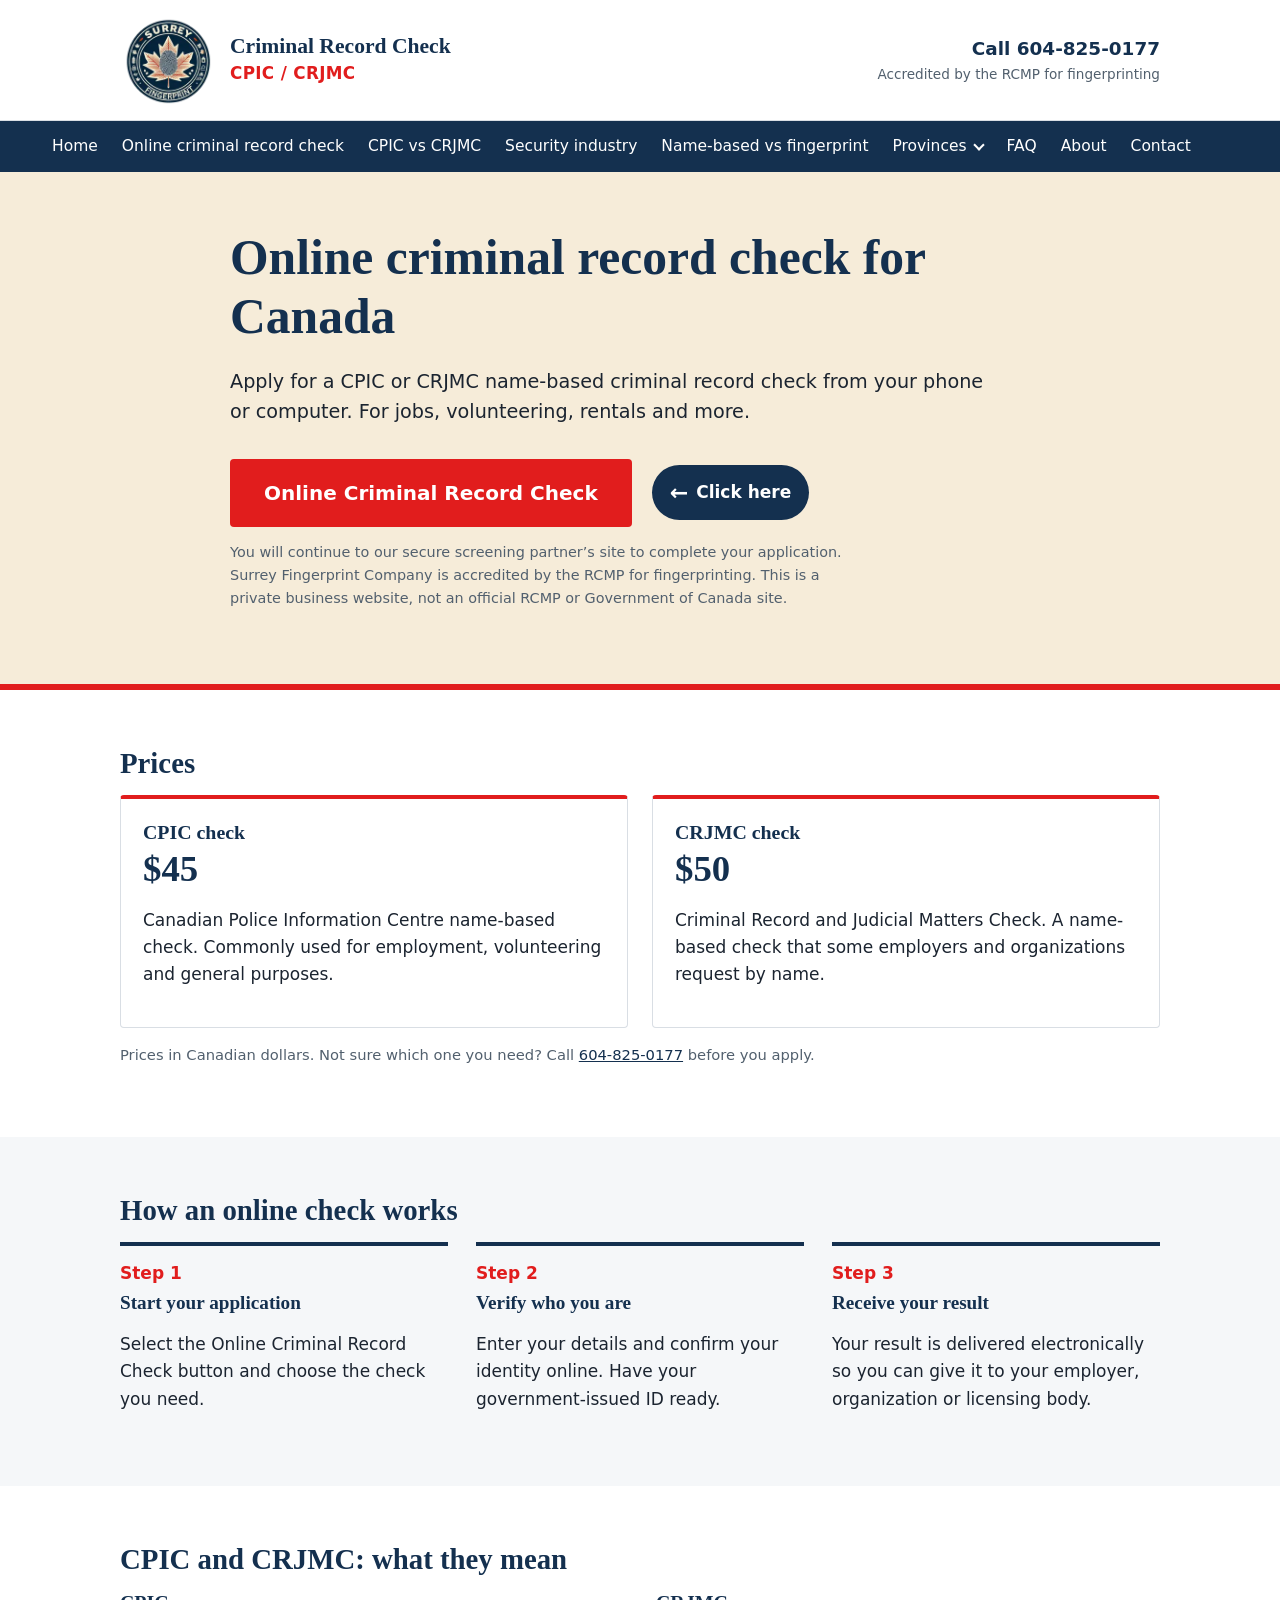
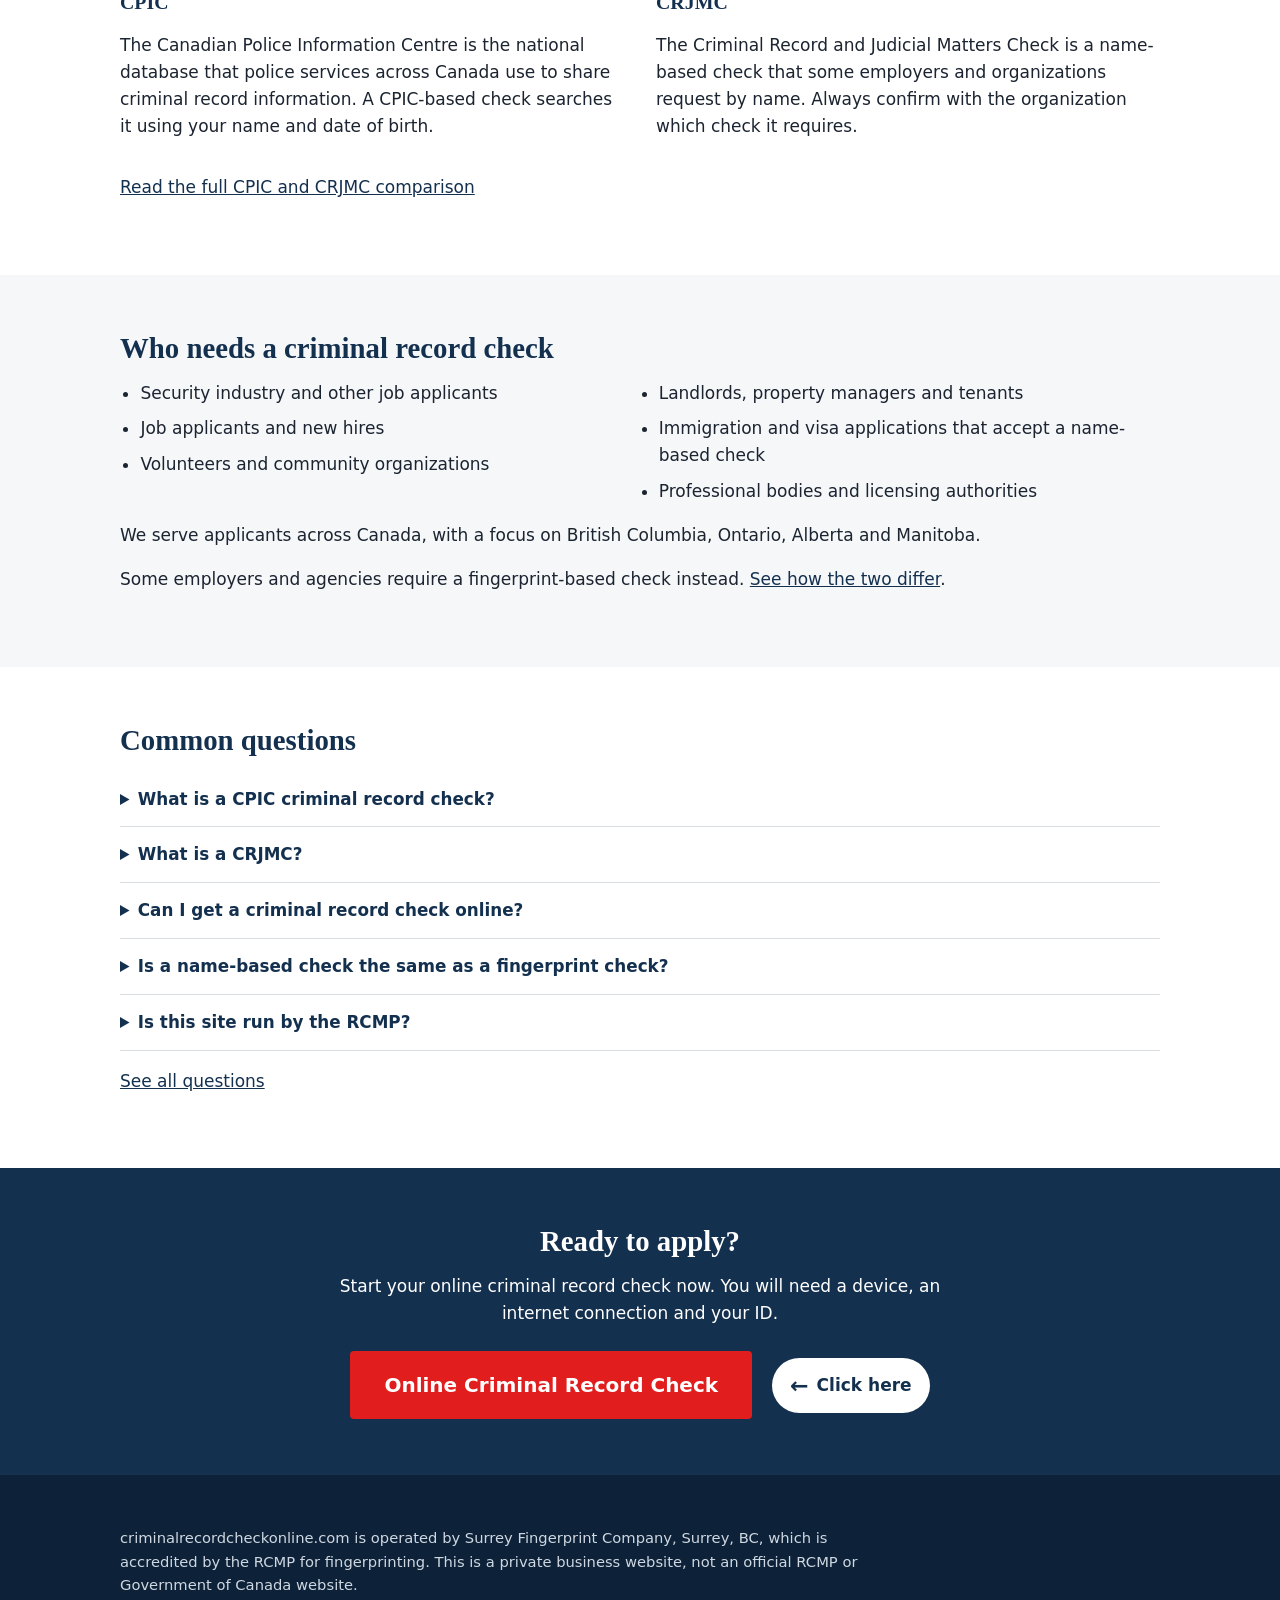
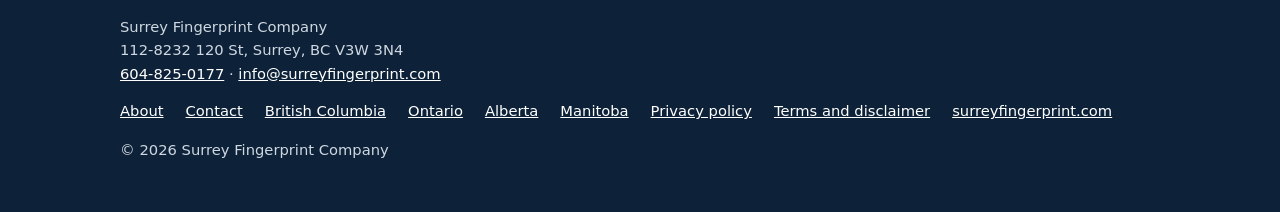
<file: index.html>
<!DOCTYPE html>
<html lang="en-CA">
<head>
<meta charset="utf-8">
<meta name="viewport" content="width=device-width, initial-scale=1">
<meta name="google-site-verification" content="lkt2SctQryYFS7CytODAgjMKo4OI_RWmSIfhoRABP6c" />
<title>Online Criminal Record Check Canada | CPIC &amp; CRJMC Name-Based Check</title>
<meta name="description" content="Apply for an online criminal record check in Canada. CPIC and CRJMC name-based checks for employment, volunteering and more. Start online in minutes.">
<link rel="canonical" href="https://criminalrecordcheckonline.com/">
<meta property="og:title" content="Online Criminal Record Check Canada | CPIC &amp; CRJMC">
<meta property="og:description" content="CPIC and CRJMC name-based criminal record checks, applied for online. Provided by Surrey Fingerprint.">
<meta property="og:type" content="website">
<meta property="og:url" content="https://criminalrecordcheckonline.com/">
<meta property="og:image" content="https://criminalrecordcheckonline.com/assets/og-image.jpg"><meta property="og:image:width" content="1200"><meta property="og:image:height" content="630"><meta name="twitter:card" content="summary_large_image">
<link rel="icon" type="image/png" sizes="32x32" href="/assets/favicon-32.png"><link rel="apple-touch-icon" href="/assets/apple-touch-icon.png"><meta name="theme-color" content="#14304f">
<link rel="stylesheet" href="/assets/style.css?v=3">
<script type="application/ld+json">
{"@context":"https://schema.org","@graph":[
{"@type":"WebSite","name":"Online Criminal Record Check","url":"https://criminalrecordcheckonline.com/","inLanguage":"en-CA"},
{"@type":"Service","name":"Online Criminal Record Check (CPIC / CRJMC)","serviceType":"Name-based criminal record check","offers":[{"@type":"Offer","name":"CPIC name-based check","price":"45","priceCurrency":"CAD"},{"@type":"Offer","name":"CRJMC check","price":"50","priceCurrency":"CAD"}],"areaServed":{"@type":"Country","name":"Canada"},"provider":{"@type":"LocalBusiness","name":"Surrey Fingerprint Company","url": "https://surreyfingerprint.com", "logo": "https://criminalrecordcheckonline.com/assets/logo.png","email":"info@surreyfingerprint.com","telephone":"+1-604-825-0177","address":{"@type":"PostalAddress","streetAddress":"112-8232 120 St","postalCode":"V3W 3N4","addressLocality":"Surrey","addressRegion":"BC","addressCountry":"CA"}}},
{"@type":"FAQPage","mainEntity":[
{"@type":"Question","name":"What is a CPIC criminal record check?","acceptedAnswer":{"@type":"Answer","text":"CPIC stands for Canadian Police Information Centre, the national database police services use to share criminal record information. A CPIC-based check searches that database using your name and date of birth."}},
{"@type":"Question","name":"What is a CRJMC?","acceptedAnswer":{"@type":"Answer","text":"CRJMC stands for Criminal Record and Judicial Matters Check, a name-based check that some employers and organizations request by name. Confirm the exact requirement with the organization asking for it."}},
{"@type":"Question","name":"Can I get a criminal record check online?","acceptedAnswer":{"@type":"Answer","text":"Yes. A name-based check can be requested online by completing a secure application and verifying your identity, with no in-person visit."}},
{"@type":"Question","name":"Is a name-based check the same as a fingerprint check?","acceptedAnswer":{"@type":"Answer","text":"No. A name-based check uses your name and date of birth. A fingerprint-based check uses your fingerprints and is the more definitive option. Some employers and agencies require one specifically."}},
{"@type":"Question","name":"Is this site run by the RCMP?","acceptedAnswer":{"@type":"Answer","text":"No. This site is operated by Surrey Fingerprint Company, a private business accredited by the RCMP for fingerprinting. It is not an official RCMP or Government of Canada website."}}
]}]}
</script>
</head>
<body>
<a class="skip" href="#main">Skip to main content</a>
<header class="top"><div class="wrap">
<a class="brand" href="/" aria-label="Surrey Fingerprint, home"><img src="/assets/logo-192.webp" alt="Surrey Fingerprint logo" width="92" height="92"><div><b>Criminal Record Check</b><span>CPIC / CRJMC</span></div></a>
<div class="hdr-r"><a class="tel" href="tel:+16048250177">Call 604-825-0177</a><span class="acc">Accredited by the RCMP for fingerprinting</span></div>
</div></header>
<nav class="main" aria-label="Main"><div class="wrap"><button class="menu-btn" type="button" aria-expanded="false" aria-controls="menu"><span class="bars" aria-hidden="true"></span><span>Menu</span></button><ul id="menu">
<li><a href="/">Home</a></li><li><a href="/online-criminal-record-check/">Online criminal record check</a></li>
<li><a href="/cpic-vs-crjmc/">CPIC vs CRJMC</a></li><li><a href="/security-license-criminal-record-check/">Security industry</a></li>
<li><a href="/name-based-vs-fingerprint-check/">Name-based vs fingerprint</a></li><li class="dd"><button class="dd-btn" type="button" aria-expanded="false" aria-haspopup="true" aria-controls="dd-prov">Provinces</button><ul class="dd-menu" id="dd-prov"><li><a href="/criminal-record-check-bc/">British Columbia</a></li><li><a href="/criminal-record-check-ontario/">Ontario</a></li><li><a href="/criminal-record-check-alberta/">Alberta</a></li><li><a href="/criminal-record-check-manitoba/">Manitoba</a></li></ul></li><li><a href="/faq/">FAQ</a></li><li><a href="/about/">About</a></li><li><a href="/contact/">Contact</a></li>
</ul></div></nav>

<main id="main">
  <div class="hero"><div class="wrap">
    <h1>Online criminal record check for Canada</h1>
    <p class="lead">Apply for a CPIC or CRJMC name-based criminal record check from your phone or computer. For jobs, volunteering, rentals and more.</p>
    <div class="cta-row"><a class="btn" href="https://everify.reliabilityscreening.ca/background-check/surrey-fp" rel="noopener" data-track>Online Criminal Record Check</a><a class="pill" href="https://everify.reliabilityscreening.ca/background-check/surrey-fp" rel="noopener" data-track>Click here</a></div>
    <p class="note">You will continue to our secure screening partner’s site to complete your application. Surrey Fingerprint Company is accredited by the RCMP for fingerprinting. This is a private business website, not an official RCMP or Government of Canada site.</p>
  </div></div>

  <section><div class="wrap"><h2>Prices</h2><div class="prices">
<div class="card"><h3>CPIC check</h3><div class="amt">$45</div><p>Canadian Police Information Centre name-based check. Commonly used for employment, volunteering and general purposes.</p></div>
<div class="card"><h3>CRJMC check</h3><div class="amt">$50</div><p>Criminal Record and Judicial Matters Check. A name-based check that some employers and organizations request by name.</p></div>
</div><p class="fine">Prices in Canadian dollars. Not sure which one you need? Call <a href="tel:+16048250177">604-825-0177</a> before you apply.</p></div></section>

  <section class="alt">
    <div class="wrap">
      <h2>How an online check works</h2>
      <ol class="steps">
        <li><h3>Start your application</h3><p>Select the Online Criminal Record Check button and choose the check you need.</p></li>
        <li><h3>Verify who you are</h3><p>Enter your details and confirm your identity online. Have your government-issued ID ready.</p></li>
        <li><h3>Receive your result</h3><p>Your result is delivered electronically so you can give it to your employer, organization or licensing body.</p></li>
      </ol>
    </div>
  </section>

  <section>
    <div class="wrap">
      <h2>CPIC and CRJMC: what they mean</h2>
      <div class="cols">
        <div>
          <h3>CPIC</h3>
          <p>The Canadian Police Information Centre is the national database that police services across Canada use to share criminal record information. A CPIC-based check searches it using your name and date of birth.</p>
        </div>
        <div>
          <h3>CRJMC</h3>
          <p>The Criminal Record and Judicial Matters Check is a name-based check that some employers and organizations request by name. Always confirm with the organization which check it requires.</p>
        </div>
      </div>
      <p><a href="/cpic-vs-crjmc/">Read the full CPIC and CRJMC comparison</a></p>
    </div>
  </section>

  <section class="alt">
    <div class="wrap">
      <h2>Who needs a criminal record check</h2>
      <ul class="who">
        <li>Security industry and other job applicants</li>
        <li>Job applicants and new hires</li>
        <li>Volunteers and community organizations</li>
        <li>Landlords, property managers and tenants</li>
        <li>Immigration and visa applications that accept a name-based check</li>
        <li>Professional bodies and licensing authorities</li>
      </ul>
      <p>We serve applicants across Canada, with a focus on British Columbia, Ontario, Alberta and Manitoba.</p>
      <p>Some employers and agencies require a fingerprint-based check instead. <a href="/name-based-vs-fingerprint-check/">See how the two differ</a>.</p>
    </div>
  </section>

  

  <section id="faq">
    <div class="wrap">
      <h2>Common questions</h2>
      <details><summary>What is a CPIC criminal record check?</summary><p>CPIC stands for Canadian Police Information Centre, the national database police services use to share criminal record information. A CPIC-based check searches that database using your name and date of birth.</p></details>
      <details><summary>What is a CRJMC?</summary><p>CRJMC stands for Criminal Record and Judicial Matters Check, a name-based check that some employers and organizations request by name. Confirm the exact requirement with the organization asking for it.</p></details>
      <details><summary>Can I get a criminal record check online?</summary><p>Yes. A name-based check can be requested online by completing a secure application and verifying your identity, with no in-person visit.</p></details>
      <details><summary>Is a name-based check the same as a fingerprint check?</summary><p>No. A name-based check uses your name and date of birth. A fingerprint-based check uses your fingerprints and is the more definitive option. Some employers and agencies require one specifically.</p></details>
      <details><summary>Is this site run by the RCMP?</summary><p>No. This site is operated by Surrey Fingerprint Company, a private business accredited by the RCMP for fingerprinting. It is not an official RCMP or Government of Canada website.</p></details>
      <p><a href="/faq/">See all questions</a></p>
    </div>
  </section>

  <section class="cta2">
    <div class="wrap">
      <h2>Ready to apply?</h2>
      <p>Start your online criminal record check now. You will need a device, an internet connection and your ID.</p>
      <div class="cta-row"><a class="btn" href="https://everify.reliabilityscreening.ca/background-check/surrey-fp" rel="noopener" data-track>Online Criminal Record Check</a><a class="pill" href="https://everify.reliabilityscreening.ca/background-check/surrey-fp" rel="noopener" data-track>Click here</a></div>
    </div>
  </section>
</main>

<footer><div class="wrap">
<p class="disc">criminalrecordcheckonline.com is operated by Surrey Fingerprint Company, Surrey, BC, which is accredited by the RCMP for fingerprinting. This is a private business website, not an official RCMP or Government of Canada website.</p>
<address>Surrey Fingerprint Company<br>112-8232 120 St, Surrey, BC V3W 3N4<br><a href="tel:+16048250177">604-825-0177</a> · <a href="mailto:info@surreyfingerprint.com">info@surreyfingerprint.com</a></address>
<ul><li><a href="/about/">About</a></li><li><a href="/contact/">Contact</a></li><li><a href="/criminal-record-check-bc/">British Columbia</a></li><li><a href="/criminal-record-check-ontario/">Ontario</a></li><li><a href="/criminal-record-check-alberta/">Alberta</a></li><li><a href="/criminal-record-check-manitoba/">Manitoba</a></li><li><a href="/privacy/">Privacy policy</a></li><li><a href="/terms/">Terms and disclaimer</a></li><li><a href="https://surreyfingerprint.com">surreyfingerprint.com</a></li></ul>
<p>&copy; <span id="yr">2026</span> Surrey Fingerprint Company</p>
</div></footer>

<script>
(function(){
  document.getElementById('yr').textContent=new Date().getFullYear();
  var buttons=document.querySelectorAll('#start-check,[data-track]');
  buttons.forEach(function(b){
    b.addEventListener('click',function(){
      try{
        var data=JSON.stringify({page:location.pathname,ref:document.referrer||'',t:Date.now()});
        navigator.sendBeacon('/api/click',new Blob([data],{type:'application/json'}));
      }catch(e){}
    });
  });
})();
</script>
<script>(function(){var b=document.querySelector(".menu-btn"),n=document.querySelector("nav.main");if(!b)return;function c(){n.classList.remove("open");b.setAttribute("aria-expanded","false")}b.addEventListener("click",function(){var o=n.classList.toggle("open");b.setAttribute("aria-expanded",String(o))});document.addEventListener("keydown",function(e){if(e.key==="Escape"&&n.classList.contains("open")){c();b.focus()}})})();</script>
<script>(function(){var d=document.querySelector(".dd"),b=d&&d.querySelector(".dd-btn");if(!b)return;function s(o){d.classList.toggle("open",o);b.setAttribute("aria-expanded",String(o))}b.addEventListener("click",function(e){e.stopPropagation();s(!d.classList.contains("open"))});document.addEventListener("click",function(e){if(!d.contains(e.target))s(false)});document.addEventListener("keydown",function(e){if(e.key==="Escape"&&d.classList.contains("open")){s(false);b.focus()}})})();</script>
</body>
</html>
</file>
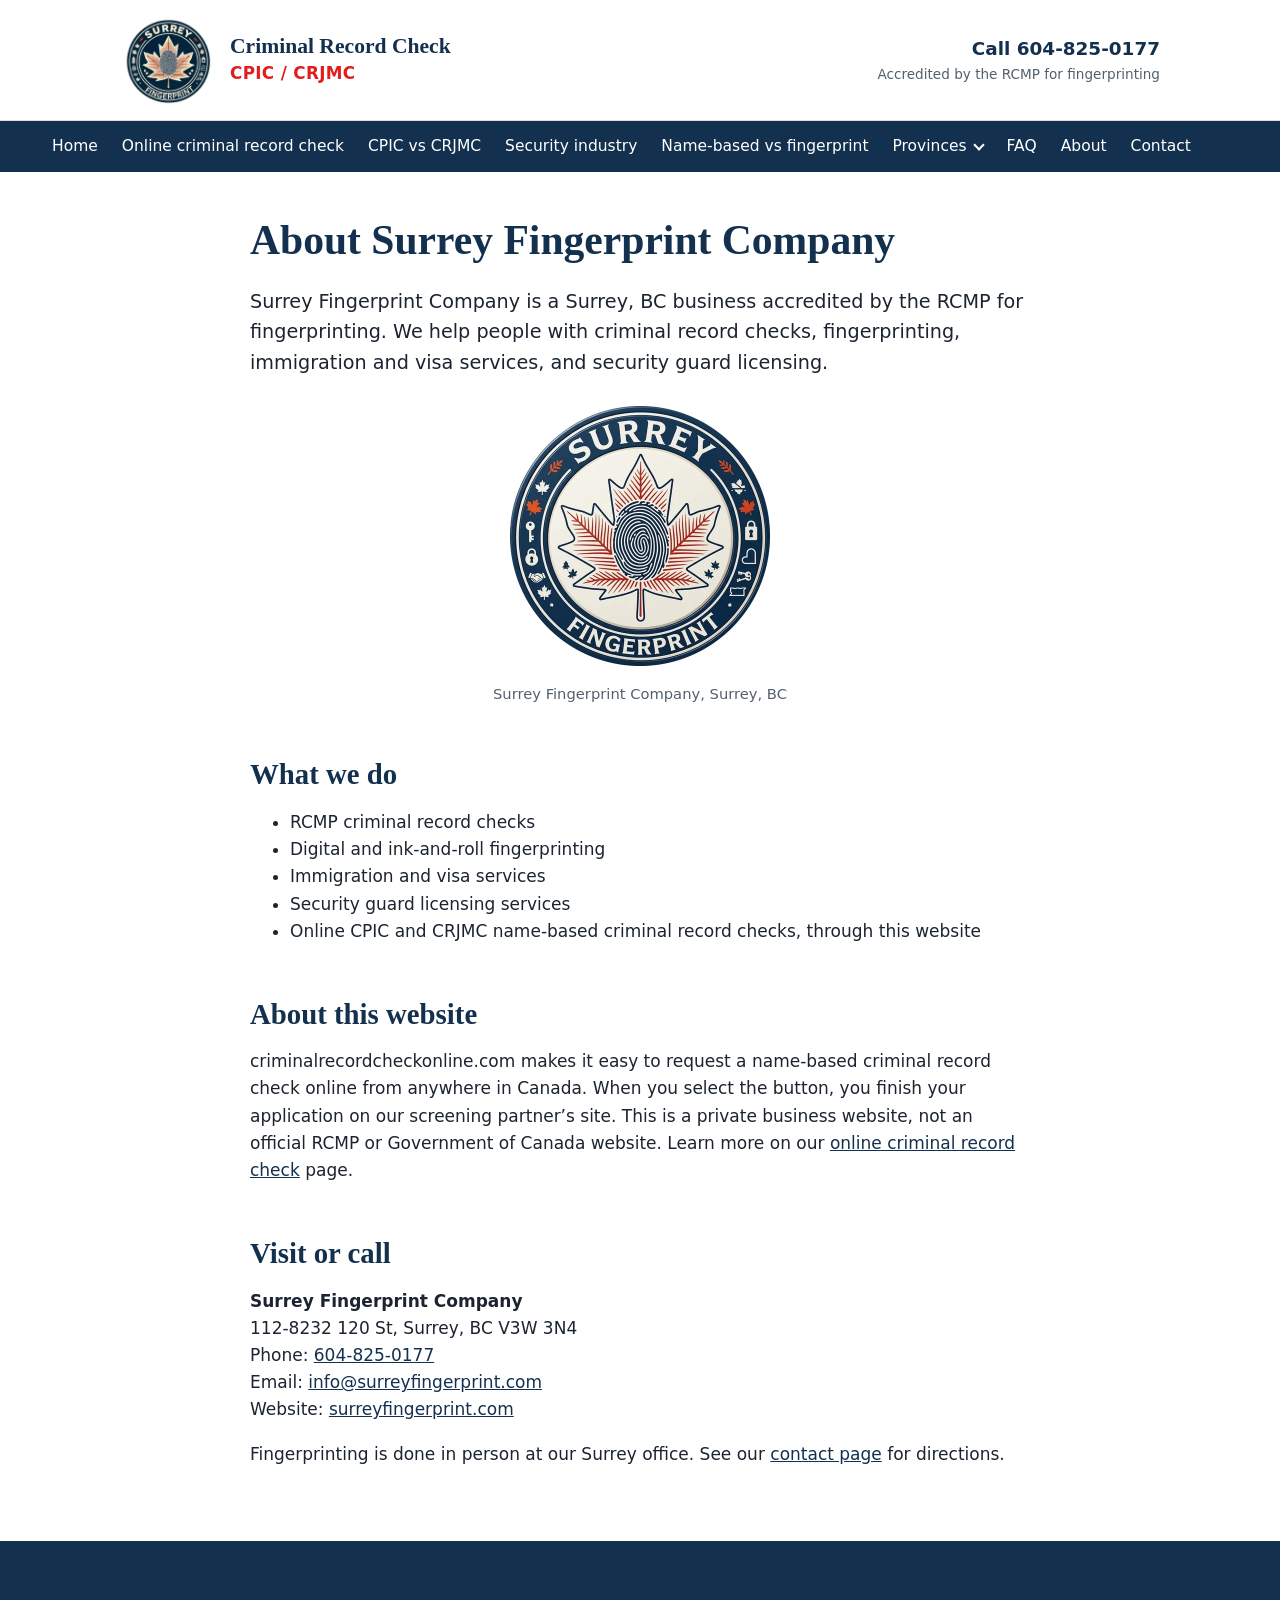
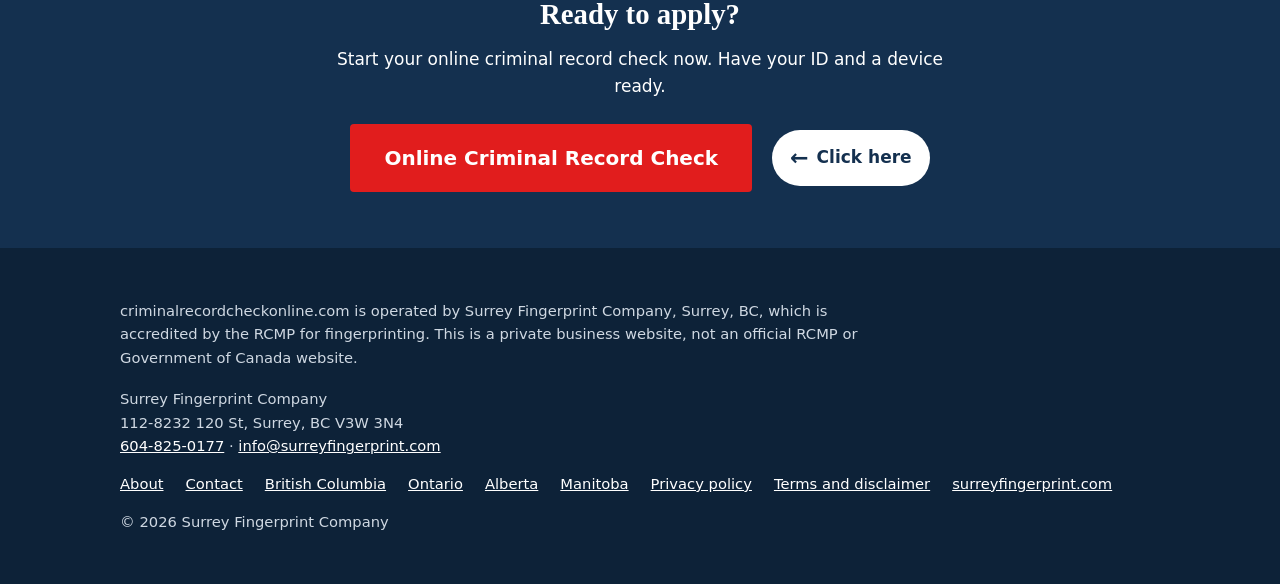
<file: about/index.html>
<!DOCTYPE html>
<html lang="en-CA"><head><meta charset="utf-8"><meta name="viewport" content="width=device-width, initial-scale=1">
<title>About Criminal Record Check Online </title><meta name="description" content="Surrey Fingerprint is accredited by the RCMP for fingerprinting. Criminal record checks, fingerprinting, immigration and security guard licensing in Surrey, BC."><link rel="canonical" href="https://criminalrecordcheckonline.com/about/">
<meta property="og:title" content="About Surrey Fingerprint | RCMP-Accredited Fingerprinting, Surrey BC"><meta property="og:description" content="Surrey Fingerprint is accredited by the RCMP for fingerprinting. Criminal record checks, fingerprinting, immigration and security guard licensing in Surrey, BC."><meta property="og:type" content="article"><meta property="og:url" content="https://criminalrecordcheckonline.com/about/"><meta property="og:image" content="https://criminalrecordcheckonline.com/assets/og-image.jpg"><meta property="og:image:width" content="1200"><meta property="og:image:height" content="630"><meta name="twitter:card" content="summary_large_image">
<link rel="icon" type="image/png" sizes="32x32" href="/assets/favicon-32.png"><link rel="apple-touch-icon" href="/assets/apple-touch-icon.png"><meta name="theme-color" content="#14304f"><link rel="stylesheet" href="/assets/style.css?v=3"><script type="application/ld+json">{"@context": "https://schema.org", "@type": "LocalBusiness", "name": "Surrey Fingerprint Company", "url": "https://surreyfingerprint.com", "logo": "https://criminalrecordcheckonline.com/assets/logo.png", "telephone": "+1-604-825-0177", "email": "info@surreyfingerprint.com", "address": {"@type": "PostalAddress", "streetAddress": "112-8232 120 St", "addressLocality": "Surrey", "addressRegion": "BC", "postalCode": "V3W 3N4", "addressCountry": "CA"}}</script><script type="application/ld+json">{"@context": "https://schema.org", "@type": "BreadcrumbList", "itemListElement": [{"@type": "ListItem", "position": 1, "name": "Home", "item": "https://criminalrecordcheckonline.com/"}, {"@type": "ListItem", "position": 2, "name": "About Surrey Fingerprint Company", "item": "https://criminalrecordcheckonline.com/about/"}]}</script></head><body>
<a class="skip" href="#main">Skip to main content</a>
<header class="top"><div class="wrap">
<a class="brand" href="/" aria-label="Surrey Fingerprint, home"><img src="/assets/logo-192.webp" alt="Surrey Fingerprint logo" width="92" height="92"><div><b>Criminal Record Check</b><span>CPIC / CRJMC</span></div></a>
<div class="hdr-r"><a class="tel" href="tel:+16048250177">Call 604-825-0177</a><span class="acc">Accredited by the RCMP for fingerprinting</span></div>
</div></header>
<nav class="main" aria-label="Main"><div class="wrap"><button class="menu-btn" type="button" aria-expanded="false" aria-controls="menu"><span class="bars" aria-hidden="true"></span><span>Menu</span></button><ul id="menu">
<li><a href="/">Home</a></li><li><a href="/online-criminal-record-check/">Online criminal record check</a></li>
<li><a href="/cpic-vs-crjmc/">CPIC vs CRJMC</a></li><li><a href="/security-license-criminal-record-check/">Security industry</a></li>
<li><a href="/name-based-vs-fingerprint-check/">Name-based vs fingerprint</a></li><li class="dd"><button class="dd-btn" type="button" aria-expanded="false" aria-haspopup="true" aria-controls="dd-prov">Provinces</button><ul class="dd-menu" id="dd-prov"><li><a href="/criminal-record-check-bc/">British Columbia</a></li><li><a href="/criminal-record-check-ontario/">Ontario</a></li><li><a href="/criminal-record-check-alberta/">Alberta</a></li><li><a href="/criminal-record-check-manitoba/">Manitoba</a></li></ul></li><li><a href="/faq/">FAQ</a></li><li><a href="/about/">About</a></li><li><a href="/contact/">Contact</a></li>
</ul></div></nav>
<main id="main"><section class="page"><div class="wrap"><h1>About Surrey Fingerprint Company</h1>
<p class="lead">Surrey Fingerprint Company is a Surrey, BC business accredited by the RCMP for fingerprinting. We help people with criminal record checks, fingerprinting, immigration and visa services, and security guard licensing.</p>
<figure class="fig"><img src="/assets/about-logo.webp" alt="Surrey Fingerprint logo" width="260" height="260" loading="lazy"><figcaption>Surrey Fingerprint Company, Surrey, BC</figcaption></figure>
<h2>What we do</h2>
<ul><li>RCMP criminal record checks</li><li>Digital and ink-and-roll fingerprinting</li><li>Immigration and visa services</li><li>Security guard licensing services</li><li>Online CPIC and CRJMC name-based criminal record checks, through this website</li></ul>
<h2>About this website</h2>
<p>criminalrecordcheckonline.com makes it easy to request a name-based criminal record check online from anywhere in Canada. When you select the button, you finish your application on our screening partner&rsquo;s site. This is a private business website, not an official RCMP or Government of Canada website. Learn more on our <a href="/online-criminal-record-check/">online criminal record check</a> page.</p>
<h2>Visit or call</h2>
<p><b>Surrey Fingerprint Company</b><br>112-8232 120 St, Surrey, BC V3W 3N4<br>Phone: <a href="tel:+16048250177">604-825-0177</a><br>Email: <a href="mailto:info@surreyfingerprint.com">info@surreyfingerprint.com</a><br>Website: <a href="https://surreyfingerprint.com">surreyfingerprint.com</a></p>
<p>Fingerprinting is done in person at our Surrey office. See our <a href="/contact/">contact page</a> for directions.</p></div></section>
<section class="cta2"><div class="wrap"><h2>Ready to apply?</h2><p>Start your online criminal record check now. Have your ID and a device ready.</p><div class="cta-row"><a class="btn" href="https://everify.reliabilityscreening.ca/background-check/surrey-fp" rel="noopener" data-track>Online Criminal Record Check</a><a class="pill" href="https://everify.reliabilityscreening.ca/background-check/surrey-fp" rel="noopener" data-track>Click here</a></div></div></section></main>
<footer><div class="wrap">
<p class="disc">criminalrecordcheckonline.com is operated by Surrey Fingerprint Company, Surrey, BC, which is accredited by the RCMP for fingerprinting. This is a private business website, not an official RCMP or Government of Canada website.</p>
<address>Surrey Fingerprint Company<br>112-8232 120 St, Surrey, BC V3W 3N4<br><a href="tel:+16048250177">604-825-0177</a> · <a href="mailto:info@surreyfingerprint.com">info@surreyfingerprint.com</a></address>
<ul><li><a href="/about/">About</a></li><li><a href="/contact/">Contact</a></li><li><a href="/criminal-record-check-bc/">British Columbia</a></li><li><a href="/criminal-record-check-ontario/">Ontario</a></li><li><a href="/criminal-record-check-alberta/">Alberta</a></li><li><a href="/criminal-record-check-manitoba/">Manitoba</a></li><li><a href="/privacy/">Privacy policy</a></li><li><a href="/terms/">Terms and disclaimer</a></li><li><a href="https://surreyfingerprint.com">surreyfingerprint.com</a></li></ul>
<p>&copy; <span id="yr">2026</span> Surrey Fingerprint Company</p>
</div></footer>
<script>
(function(){
  document.getElementById('yr').textContent=new Date().getFullYear();
  var buttons=document.querySelectorAll('#start-check,[data-track]');
  buttons.forEach(function(b){
    b.addEventListener('click',function(){
      try{
        var data=JSON.stringify({page:location.pathname,ref:document.referrer||'',t:Date.now()});
        navigator.sendBeacon('/api/click',new Blob([data],{type:'application/json'}));
      }catch(e){}
    });
  });
})();
</script><script>(function(){var b=document.querySelector(".menu-btn"),n=document.querySelector("nav.main");if(!b)return;function c(){n.classList.remove("open");b.setAttribute("aria-expanded","false")}b.addEventListener("click",function(){var o=n.classList.toggle("open");b.setAttribute("aria-expanded",String(o))});document.addEventListener("keydown",function(e){if(e.key==="Escape"&&n.classList.contains("open")){c();b.focus()}})})();</script>
<script>(function(){var d=document.querySelector(".dd"),b=d&&d.querySelector(".dd-btn");if(!b)return;function s(o){d.classList.toggle("open",o);b.setAttribute("aria-expanded",String(o))}b.addEventListener("click",function(e){e.stopPropagation();s(!d.classList.contains("open"))});document.addEventListener("click",function(e){if(!d.contains(e.target))s(false)});document.addEventListener("keydown",function(e){if(e.key==="Escape"&&d.classList.contains("open")){s(false);b.focus()}})})();</script>
</body></html>
</file>
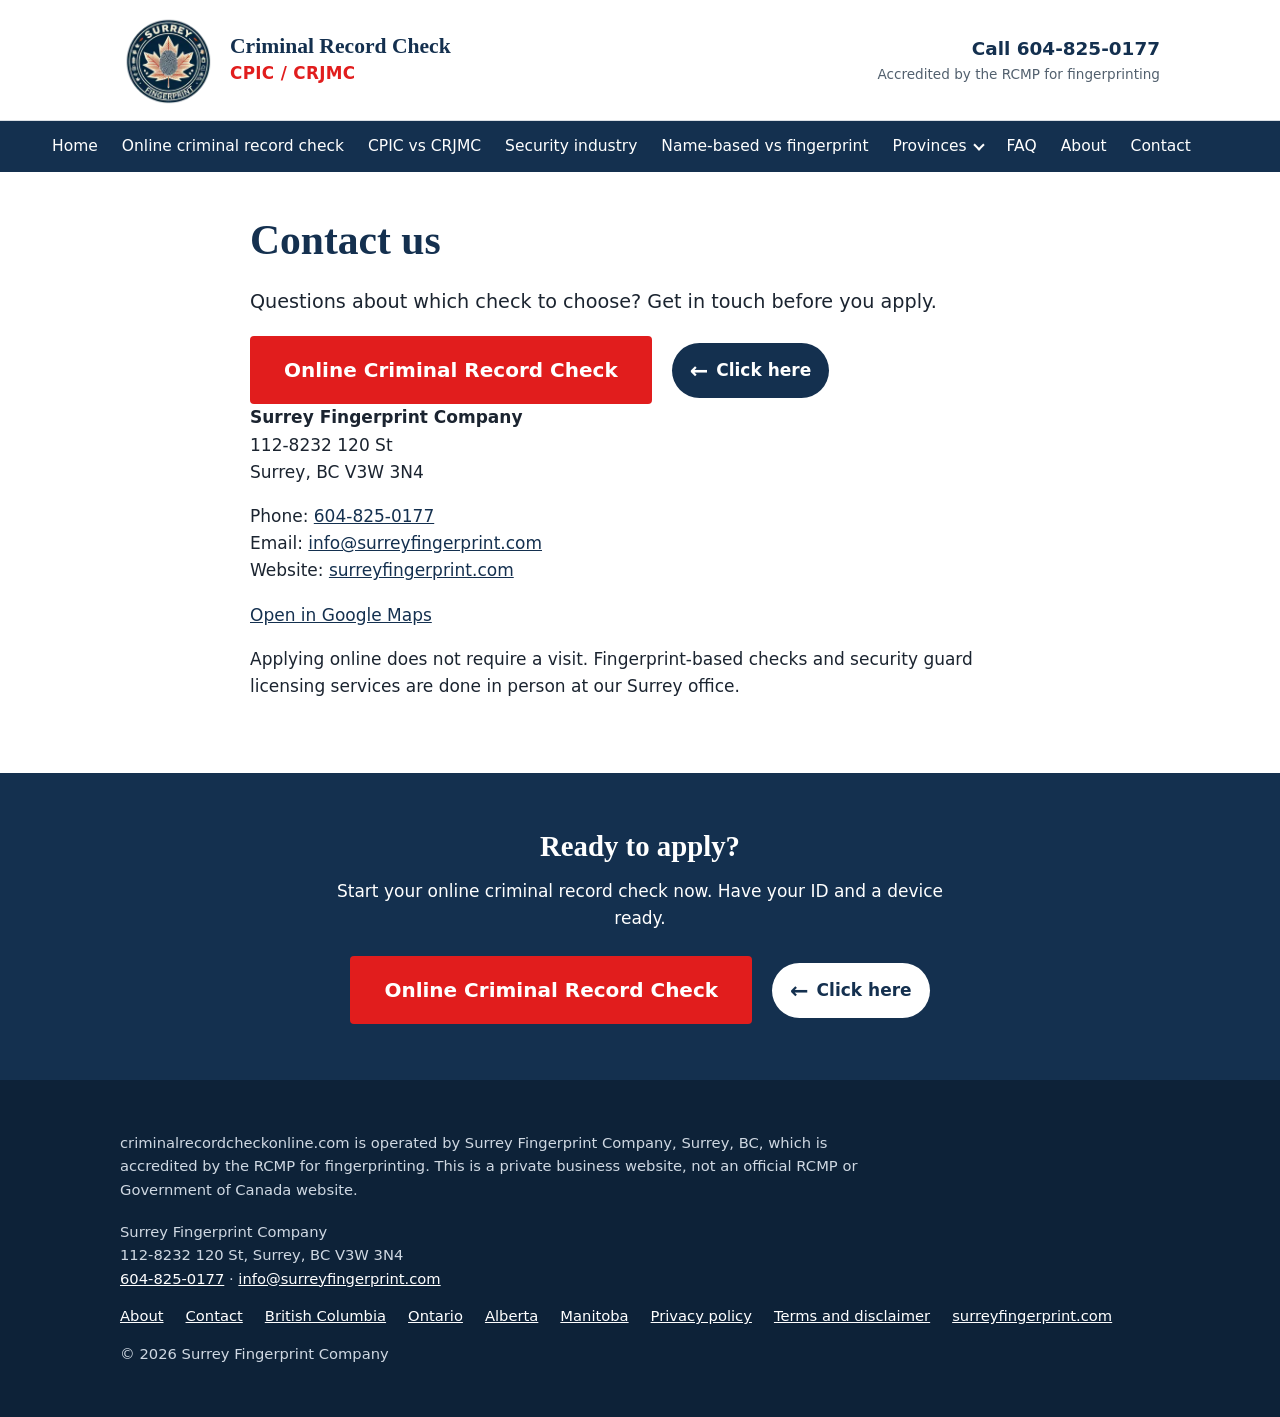
<file: contact/index.html>
<!DOCTYPE html>
<html lang="en-CA"><head><meta charset="utf-8"><meta name="viewport" content="width=device-width, initial-scale=1">
<title>Contact Surrey Fingerprint | Criminal Record Check Help</title><meta name="description" content="Contact Surrey Fingerprint Company in Surrey, BC. Call 604-825-0177 or email info@surreyfingerprint.com for help choosing a criminal record check."><link rel="canonical" href="https://criminalrecordcheckonline.com/contact/">
<meta property="og:title" content="Contact Surrey Fingerprint | Criminal Record Check Help"><meta property="og:description" content="Contact Surrey Fingerprint Company in Surrey, BC. Call 604-825-0177 or email info@surreyfingerprint.com for help choosing a criminal record check."><meta property="og:type" content="article"><meta property="og:url" content="https://criminalrecordcheckonline.com/contact/"><meta property="og:image" content="https://criminalrecordcheckonline.com/assets/og-image.jpg"><meta property="og:image:width" content="1200"><meta property="og:image:height" content="630"><meta name="twitter:card" content="summary_large_image">
<link rel="icon" type="image/png" sizes="32x32" href="/assets/favicon-32.png"><link rel="apple-touch-icon" href="/assets/apple-touch-icon.png"><meta name="theme-color" content="#14304f"><link rel="stylesheet" href="/assets/style.css?v=3"><script type="application/ld+json">{"@context": "https://schema.org", "@type": "LocalBusiness", "name": "Surrey Fingerprint Company", "url": "https://surreyfingerprint.com", "logo": "https://criminalrecordcheckonline.com/assets/logo.png", "telephone": "+1-604-825-0177", "email": "info@surreyfingerprint.com", "address": {"@type": "PostalAddress", "streetAddress": "112-8232 120 St", "addressLocality": "Surrey", "addressRegion": "BC", "postalCode": "V3W 3N4", "addressCountry": "CA"}}</script><script type="application/ld+json">{"@context": "https://schema.org", "@type": "BreadcrumbList", "itemListElement": [{"@type": "ListItem", "position": 1, "name": "Home", "item": "https://criminalrecordcheckonline.com/"}, {"@type": "ListItem", "position": 2, "name": "Contact us", "item": "https://criminalrecordcheckonline.com/contact/"}]}</script></head><body>
<a class="skip" href="#main">Skip to main content</a>
<header class="top"><div class="wrap">
<a class="brand" href="/" aria-label="Surrey Fingerprint, home"><img src="/assets/logo-192.webp" alt="Surrey Fingerprint logo" width="92" height="92"><div><b>Criminal Record Check</b><span>CPIC / CRJMC</span></div></a>
<div class="hdr-r"><a class="tel" href="tel:+16048250177">Call 604-825-0177</a><span class="acc">Accredited by the RCMP for fingerprinting</span></div>
</div></header>
<nav class="main" aria-label="Main"><div class="wrap"><button class="menu-btn" type="button" aria-expanded="false" aria-controls="menu"><span class="bars" aria-hidden="true"></span><span>Menu</span></button><ul id="menu">
<li><a href="/">Home</a></li><li><a href="/online-criminal-record-check/">Online criminal record check</a></li>
<li><a href="/cpic-vs-crjmc/">CPIC vs CRJMC</a></li><li><a href="/security-license-criminal-record-check/">Security industry</a></li>
<li><a href="/name-based-vs-fingerprint-check/">Name-based vs fingerprint</a></li><li class="dd"><button class="dd-btn" type="button" aria-expanded="false" aria-haspopup="true" aria-controls="dd-prov">Provinces</button><ul class="dd-menu" id="dd-prov"><li><a href="/criminal-record-check-bc/">British Columbia</a></li><li><a href="/criminal-record-check-ontario/">Ontario</a></li><li><a href="/criminal-record-check-alberta/">Alberta</a></li><li><a href="/criminal-record-check-manitoba/">Manitoba</a></li></ul></li><li><a href="/faq/">FAQ</a></li><li><a href="/about/">About</a></li><li><a href="/contact/">Contact</a></li>
</ul></div></nav>
<main id="main"><section class="page"><div class="wrap"><h1>Contact us</h1><p class="lead">Questions about which check to choose? Get in touch before you apply.</p><div class="cta-row"><a class="btn" href="https://everify.reliabilityscreening.ca/background-check/surrey-fp" rel="noopener" data-track>Online Criminal Record Check</a><a class="pill" href="https://everify.reliabilityscreening.ca/background-check/surrey-fp" rel="noopener" data-track>Click here</a></div>
<address style="font-style:normal"><b>Surrey Fingerprint Company</b><br>112-8232 120 St<br>Surrey, BC V3W 3N4</address>
<p>Phone: <a href="tel:+16048250177">604-825-0177</a><br>Email: <a href="mailto:info@surreyfingerprint.com">info@surreyfingerprint.com</a><br>Website: <a href="https://surreyfingerprint.com">surreyfingerprint.com</a></p>
<p><a href="https://www.google.com/maps/search/?api=1&amp;query=112-8232+120+St+Surrey+BC+V3W+3N4">Open in Google Maps</a></p>
<p>Applying online does not require a visit. Fingerprint-based checks and security guard licensing services are done in person at our Surrey office.</p>
</div></section>
<section class="cta2"><div class="wrap"><h2>Ready to apply?</h2><p>Start your online criminal record check now. Have your ID and a device ready.</p><div class="cta-row"><a class="btn" href="https://everify.reliabilityscreening.ca/background-check/surrey-fp" rel="noopener" data-track>Online Criminal Record Check</a><a class="pill" href="https://everify.reliabilityscreening.ca/background-check/surrey-fp" rel="noopener" data-track>Click here</a></div></div></section></main>
<footer><div class="wrap">
<p class="disc">criminalrecordcheckonline.com is operated by Surrey Fingerprint Company, Surrey, BC, which is accredited by the RCMP for fingerprinting. This is a private business website, not an official RCMP or Government of Canada website.</p>
<address>Surrey Fingerprint Company<br>112-8232 120 St, Surrey, BC V3W 3N4<br><a href="tel:+16048250177">604-825-0177</a> · <a href="mailto:info@surreyfingerprint.com">info@surreyfingerprint.com</a></address>
<ul><li><a href="/about/">About</a></li><li><a href="/contact/">Contact</a></li><li><a href="/criminal-record-check-bc/">British Columbia</a></li><li><a href="/criminal-record-check-ontario/">Ontario</a></li><li><a href="/criminal-record-check-alberta/">Alberta</a></li><li><a href="/criminal-record-check-manitoba/">Manitoba</a></li><li><a href="/privacy/">Privacy policy</a></li><li><a href="/terms/">Terms and disclaimer</a></li><li><a href="https://surreyfingerprint.com">surreyfingerprint.com</a></li></ul>
<p>&copy; <span id="yr">2026</span> Surrey Fingerprint Company</p>
</div></footer>
<script>
(function(){
  document.getElementById('yr').textContent=new Date().getFullYear();
  var buttons=document.querySelectorAll('#start-check,[data-track]');
  buttons.forEach(function(b){
    b.addEventListener('click',function(){
      try{
        var data=JSON.stringify({page:location.pathname,ref:document.referrer||'',t:Date.now()});
        navigator.sendBeacon('/api/click',new Blob([data],{type:'application/json'}));
      }catch(e){}
    });
  });
})();
</script><script>(function(){var b=document.querySelector(".menu-btn"),n=document.querySelector("nav.main");if(!b)return;function c(){n.classList.remove("open");b.setAttribute("aria-expanded","false")}b.addEventListener("click",function(){var o=n.classList.toggle("open");b.setAttribute("aria-expanded",String(o))});document.addEventListener("keydown",function(e){if(e.key==="Escape"&&n.classList.contains("open")){c();b.focus()}})})();</script>
<script>(function(){var d=document.querySelector(".dd"),b=d&&d.querySelector(".dd-btn");if(!b)return;function s(o){d.classList.toggle("open",o);b.setAttribute("aria-expanded",String(o))}b.addEventListener("click",function(e){e.stopPropagation();s(!d.classList.contains("open"))});document.addEventListener("click",function(e){if(!d.contains(e.target))s(false)});document.addEventListener("keydown",function(e){if(e.key==="Escape"&&d.classList.contains("open")){s(false);b.focus()}})})();</script>
</body></html>
</file>
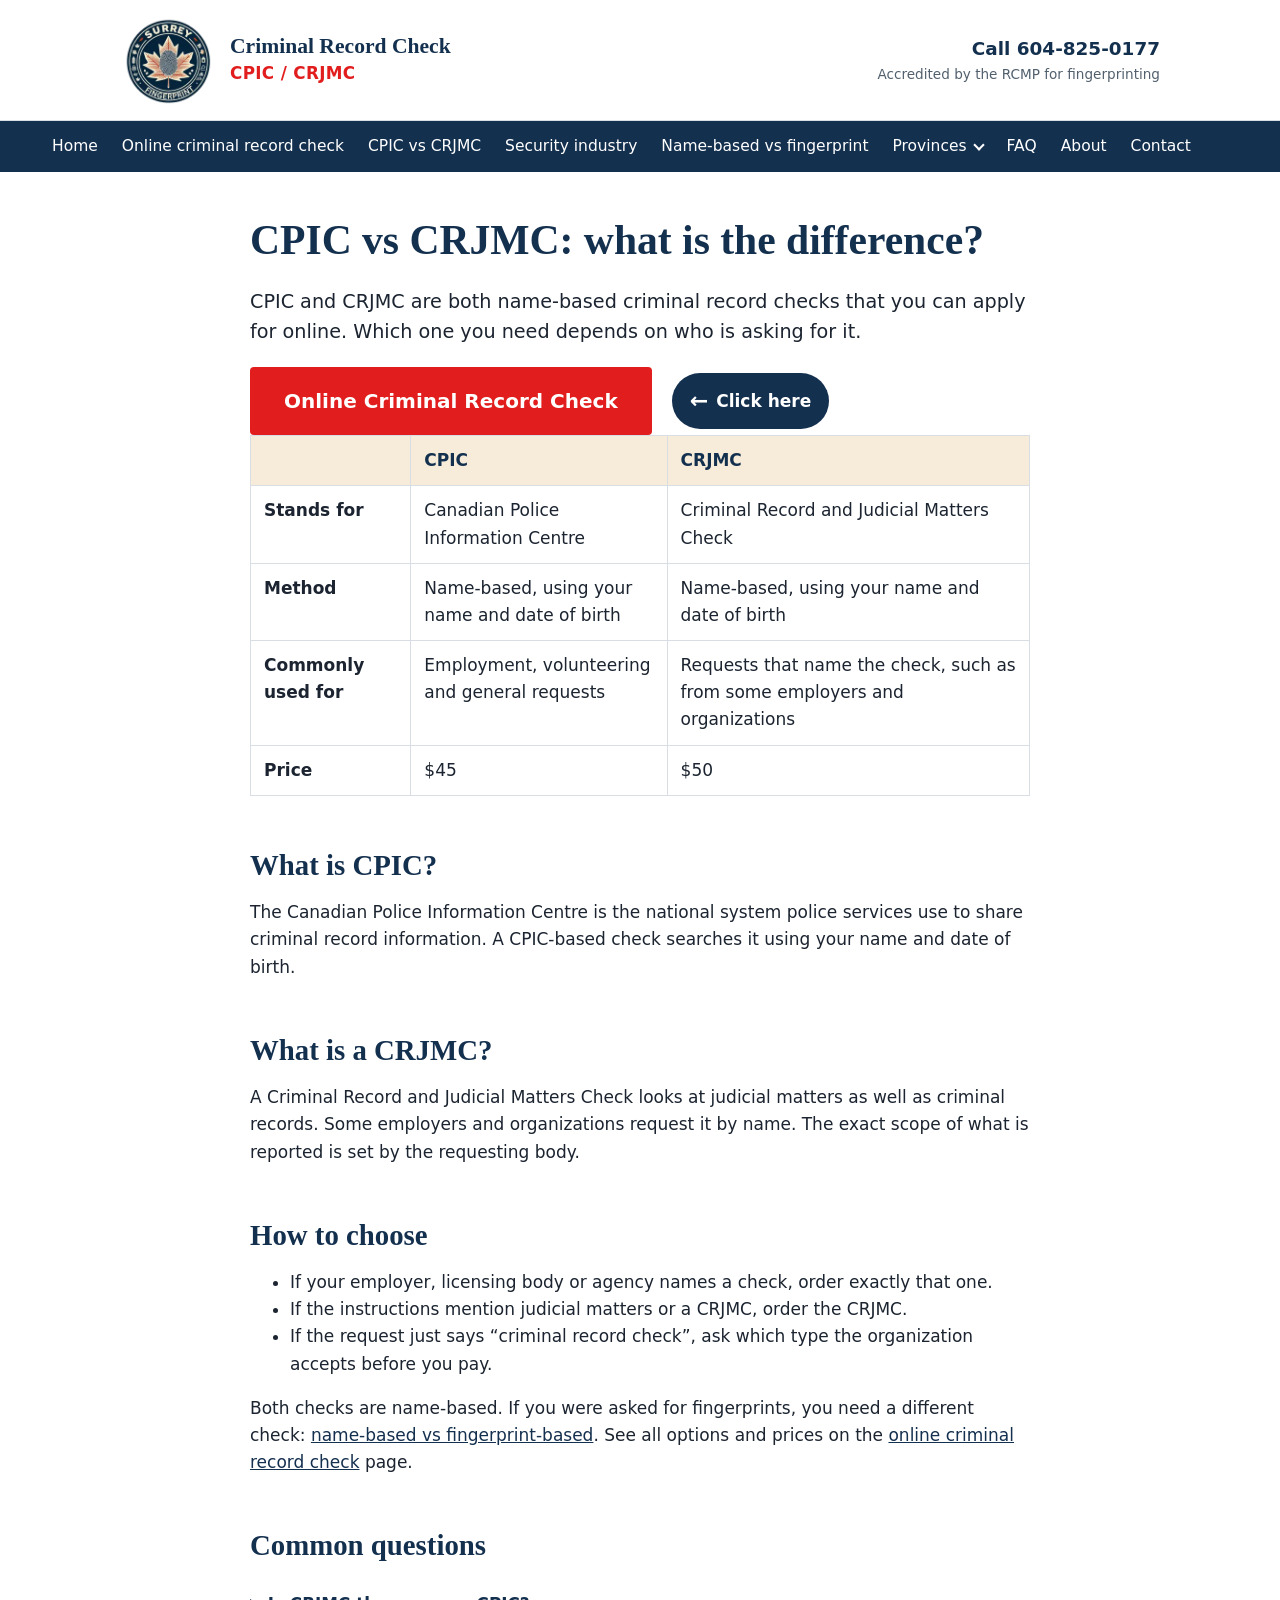
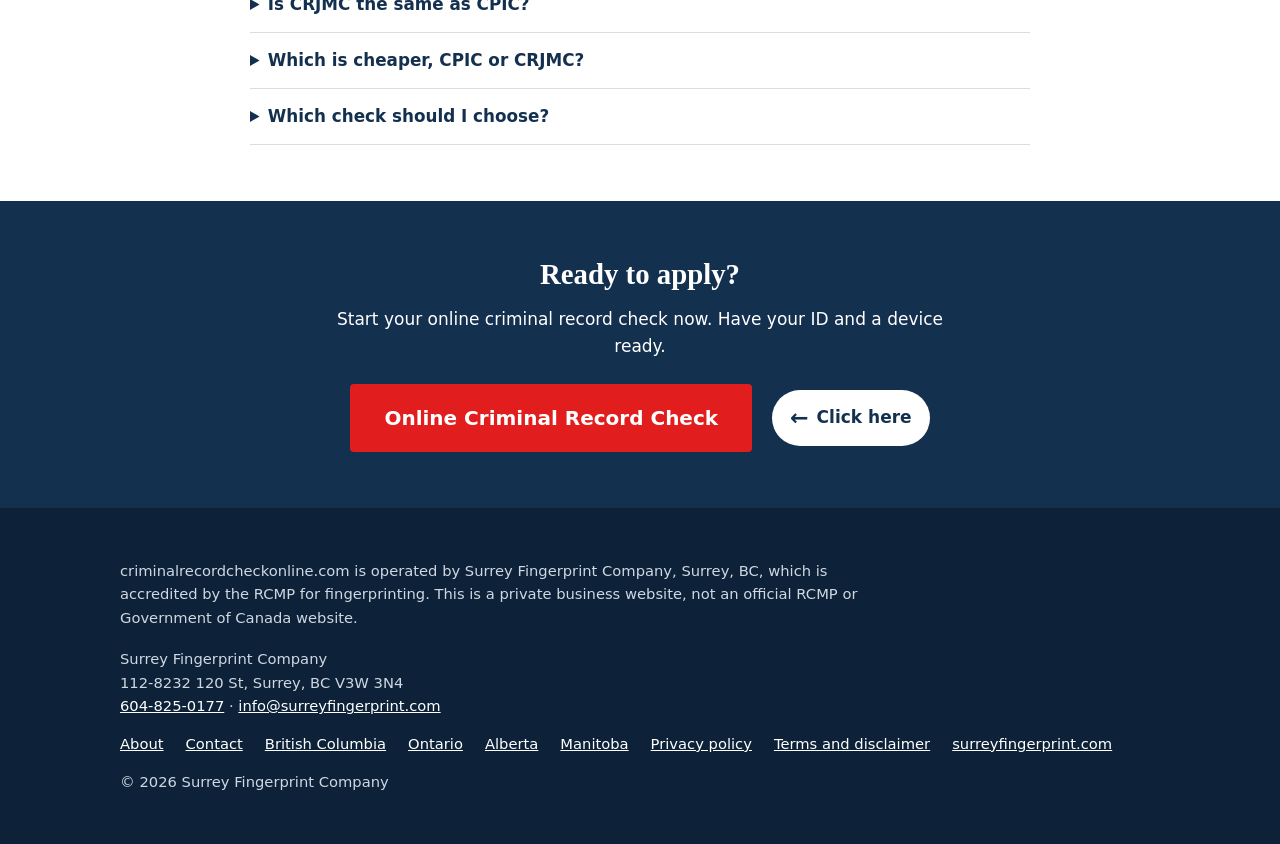
<file: cpic-vs-crjmc/index.html>
<!DOCTYPE html>
<html lang="en-CA"><head><meta charset="utf-8"><meta name="viewport" content="width=device-width, initial-scale=1">
<title>CPIC vs CRJMC: Differences, Prices and Which Check You Need</title><meta name="description" content="CPIC vs CRJMC explained. Learn what each name-based criminal record check covers, when each is used, and how to apply online. CPIC $45, CRJMC $50."><link rel="canonical" href="https://criminalrecordcheckonline.com/cpic-vs-crjmc/">
<meta property="og:title" content="CPIC vs CRJMC: Differences, Prices and Which Check You Need"><meta property="og:description" content="CPIC vs CRJMC explained. Learn what each name-based criminal record check covers, when each is used, and how to apply online. CPIC $45, CRJMC $50."><meta property="og:type" content="article"><meta property="og:url" content="https://criminalrecordcheckonline.com/cpic-vs-crjmc/"><meta property="og:image" content="https://criminalrecordcheckonline.com/assets/og-image.jpg"><meta property="og:image:width" content="1200"><meta property="og:image:height" content="630"><meta name="twitter:card" content="summary_large_image">
<link rel="icon" type="image/png" sizes="32x32" href="/assets/favicon-32.png"><link rel="apple-touch-icon" href="/assets/apple-touch-icon.png"><meta name="theme-color" content="#14304f"><link rel="stylesheet" href="/assets/style.css?v=3">
<script type="application/ld+json">{"@context": "https://schema.org", "@type": "FAQPage", "mainEntity": [{"@type": "Question", "name": "Is CRJMC the same as CPIC?", "acceptedAnswer": {"@type": "Answer", "text": "No. Both are name-based, but a CRJMC also covers judicial matters and is requested by name by some employers and organizations."}}, {"@type": "Question", "name": "Which is cheaper, CPIC or CRJMC?", "acceptedAnswer": {"@type": "Answer", "text": "CPIC is $45 and CRJMC is $50, in Canadian dollars."}}, {"@type": "Question", "name": "Which check should I choose?", "acceptedAnswer": {"@type": "Answer", "text": "Choose whichever the organization asking for it names. If it only says criminal record check, ask which type it accepts."}}]}</script><script type="application/ld+json">{"@context": "https://schema.org", "@type": "BreadcrumbList", "itemListElement": [{"@type": "ListItem", "position": 1, "name": "Home", "item": "https://criminalrecordcheckonline.com/"}, {"@type": "ListItem", "position": 2, "name": "CPIC vs CRJMC: what is the difference?", "item": "https://criminalrecordcheckonline.com/cpic-vs-crjmc/"}]}</script></head><body>
<a class="skip" href="#main">Skip to main content</a>
<header class="top"><div class="wrap">
<a class="brand" href="/" aria-label="Surrey Fingerprint, home"><img src="/assets/logo-192.webp" alt="Surrey Fingerprint logo" width="92" height="92"><div><b>Criminal Record Check</b><span>CPIC / CRJMC</span></div></a>
<div class="hdr-r"><a class="tel" href="tel:+16048250177">Call 604-825-0177</a><span class="acc">Accredited by the RCMP for fingerprinting</span></div>
</div></header>
<nav class="main" aria-label="Main"><div class="wrap"><button class="menu-btn" type="button" aria-expanded="false" aria-controls="menu"><span class="bars" aria-hidden="true"></span><span>Menu</span></button><ul id="menu">
<li><a href="/">Home</a></li><li><a href="/online-criminal-record-check/">Online criminal record check</a></li>
<li><a href="/cpic-vs-crjmc/">CPIC vs CRJMC</a></li><li><a href="/security-license-criminal-record-check/">Security industry</a></li>
<li><a href="/name-based-vs-fingerprint-check/">Name-based vs fingerprint</a></li><li class="dd"><button class="dd-btn" type="button" aria-expanded="false" aria-haspopup="true" aria-controls="dd-prov">Provinces</button><ul class="dd-menu" id="dd-prov"><li><a href="/criminal-record-check-bc/">British Columbia</a></li><li><a href="/criminal-record-check-ontario/">Ontario</a></li><li><a href="/criminal-record-check-alberta/">Alberta</a></li><li><a href="/criminal-record-check-manitoba/">Manitoba</a></li></ul></li><li><a href="/faq/">FAQ</a></li><li><a href="/about/">About</a></li><li><a href="/contact/">Contact</a></li>
</ul></div></nav>
<main id="main"><section class="page"><div class="wrap"><h1>CPIC vs CRJMC: what is the difference?</h1><p class="lead">CPIC and CRJMC are both name-based criminal record checks that you can apply for online. Which one you need depends on who is asking for it.</p><div class="cta-row"><a class="btn" href="https://everify.reliabilityscreening.ca/background-check/surrey-fp" rel="noopener" data-track>Online Criminal Record Check</a><a class="pill" href="https://everify.reliabilityscreening.ca/background-check/surrey-fp" rel="noopener" data-track>Click here</a></div>
<div class="tw"><table>
<tr><th></th><th>CPIC</th><th>CRJMC</th></tr>
<tr><td><b>Stands for</b></td><td>Canadian Police Information Centre</td><td>Criminal Record and Judicial Matters Check</td></tr>
<tr><td><b>Method</b></td><td>Name-based, using your name and date of birth</td><td>Name-based, using your name and date of birth</td></tr>
<tr><td><b>Commonly used for</b></td><td>Employment, volunteering and general requests</td><td>Requests that name the check, such as from some employers and organizations</td></tr>
<tr><td><b>Price</b></td><td>$45</td><td>$50</td></tr>
</table></div>
<h2>What is CPIC?</h2>
<p>The Canadian Police Information Centre is the national system police services use to share criminal record information. A CPIC-based check searches it using your name and date of birth.</p>
<h2>What is a CRJMC?</h2>
<p>A Criminal Record and Judicial Matters Check looks at judicial matters as well as criminal records. Some employers and organizations request it by name. The exact scope of what is reported is set by the requesting body.</p>
<h2>How to choose</h2>
<ul><li>If your employer, licensing body or agency names a check, order exactly that one.</li><li>If the instructions mention judicial matters or a CRJMC, order the CRJMC.</li><li>If the request just says &ldquo;criminal record check&rdquo;, ask which type the organization accepts before you pay.</li></ul>
<p>Both checks are name-based. If you were asked for fingerprints, you need a different check: <a href="/name-based-vs-fingerprint-check/">name-based vs fingerprint-based</a>. See all options and prices on the <a href="/online-criminal-record-check/">online criminal record check</a> page.</p>
<h2>Common questions</h2><details><summary>Is CRJMC the same as CPIC?</summary><p>No. Both are name-based, but a CRJMC also covers judicial matters and is requested by name by some employers and organizations.</p></details><details><summary>Which is cheaper, CPIC or CRJMC?</summary><p>CPIC is $45 and CRJMC is $50, in Canadian dollars.</p></details><details><summary>Which check should I choose?</summary><p>Choose whichever the organization asking for it names. If it only says criminal record check, ask which type it accepts.</p></details></div></section>
<section class="cta2"><div class="wrap"><h2>Ready to apply?</h2><p>Start your online criminal record check now. Have your ID and a device ready.</p><div class="cta-row"><a class="btn" href="https://everify.reliabilityscreening.ca/background-check/surrey-fp" rel="noopener" data-track>Online Criminal Record Check</a><a class="pill" href="https://everify.reliabilityscreening.ca/background-check/surrey-fp" rel="noopener" data-track>Click here</a></div></div></section></main>
<footer><div class="wrap">
<p class="disc">criminalrecordcheckonline.com is operated by Surrey Fingerprint Company, Surrey, BC, which is accredited by the RCMP for fingerprinting. This is a private business website, not an official RCMP or Government of Canada website.</p>
<address>Surrey Fingerprint Company<br>112-8232 120 St, Surrey, BC V3W 3N4<br><a href="tel:+16048250177">604-825-0177</a> · <a href="mailto:info@surreyfingerprint.com">info@surreyfingerprint.com</a></address>
<ul><li><a href="/about/">About</a></li><li><a href="/contact/">Contact</a></li><li><a href="/criminal-record-check-bc/">British Columbia</a></li><li><a href="/criminal-record-check-ontario/">Ontario</a></li><li><a href="/criminal-record-check-alberta/">Alberta</a></li><li><a href="/criminal-record-check-manitoba/">Manitoba</a></li><li><a href="/privacy/">Privacy policy</a></li><li><a href="/terms/">Terms and disclaimer</a></li><li><a href="https://surreyfingerprint.com">surreyfingerprint.com</a></li></ul>
<p>&copy; <span id="yr">2026</span> Surrey Fingerprint Company</p>
</div></footer>
<script>
(function(){
  document.getElementById('yr').textContent=new Date().getFullYear();
  var buttons=document.querySelectorAll('#start-check,[data-track]');
  buttons.forEach(function(b){
    b.addEventListener('click',function(){
      try{
        var data=JSON.stringify({page:location.pathname,ref:document.referrer||'',t:Date.now()});
        navigator.sendBeacon('/api/click',new Blob([data],{type:'application/json'}));
      }catch(e){}
    });
  });
})();
</script><script>(function(){var b=document.querySelector(".menu-btn"),n=document.querySelector("nav.main");if(!b)return;function c(){n.classList.remove("open");b.setAttribute("aria-expanded","false")}b.addEventListener("click",function(){var o=n.classList.toggle("open");b.setAttribute("aria-expanded",String(o))});document.addEventListener("keydown",function(e){if(e.key==="Escape"&&n.classList.contains("open")){c();b.focus()}})})();</script>
<script>(function(){var d=document.querySelector(".dd"),b=d&&d.querySelector(".dd-btn");if(!b)return;function s(o){d.classList.toggle("open",o);b.setAttribute("aria-expanded",String(o))}b.addEventListener("click",function(e){e.stopPropagation();s(!d.classList.contains("open"))});document.addEventListener("click",function(e){if(!d.contains(e.target))s(false)});document.addEventListener("keydown",function(e){if(e.key==="Escape"&&d.classList.contains("open")){s(false);b.focus()}})})();</script>
</body></html>
</file>
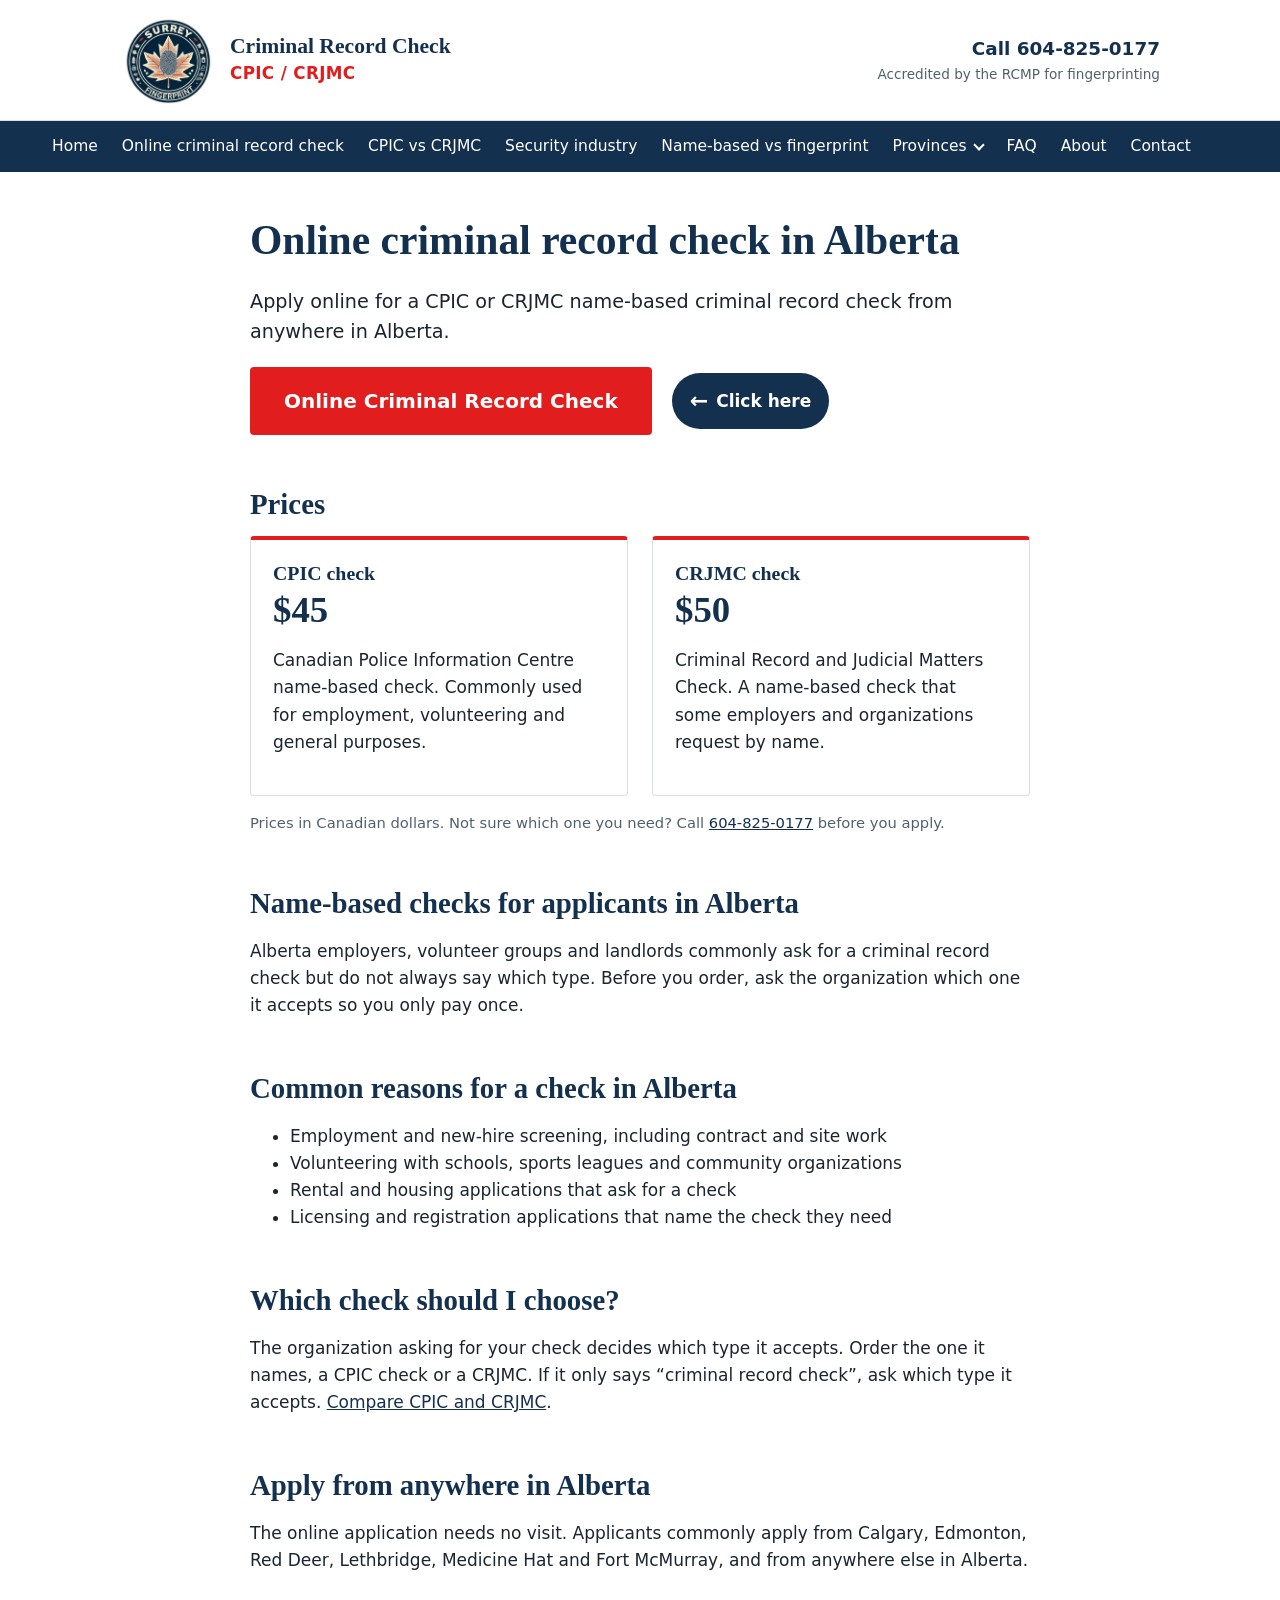
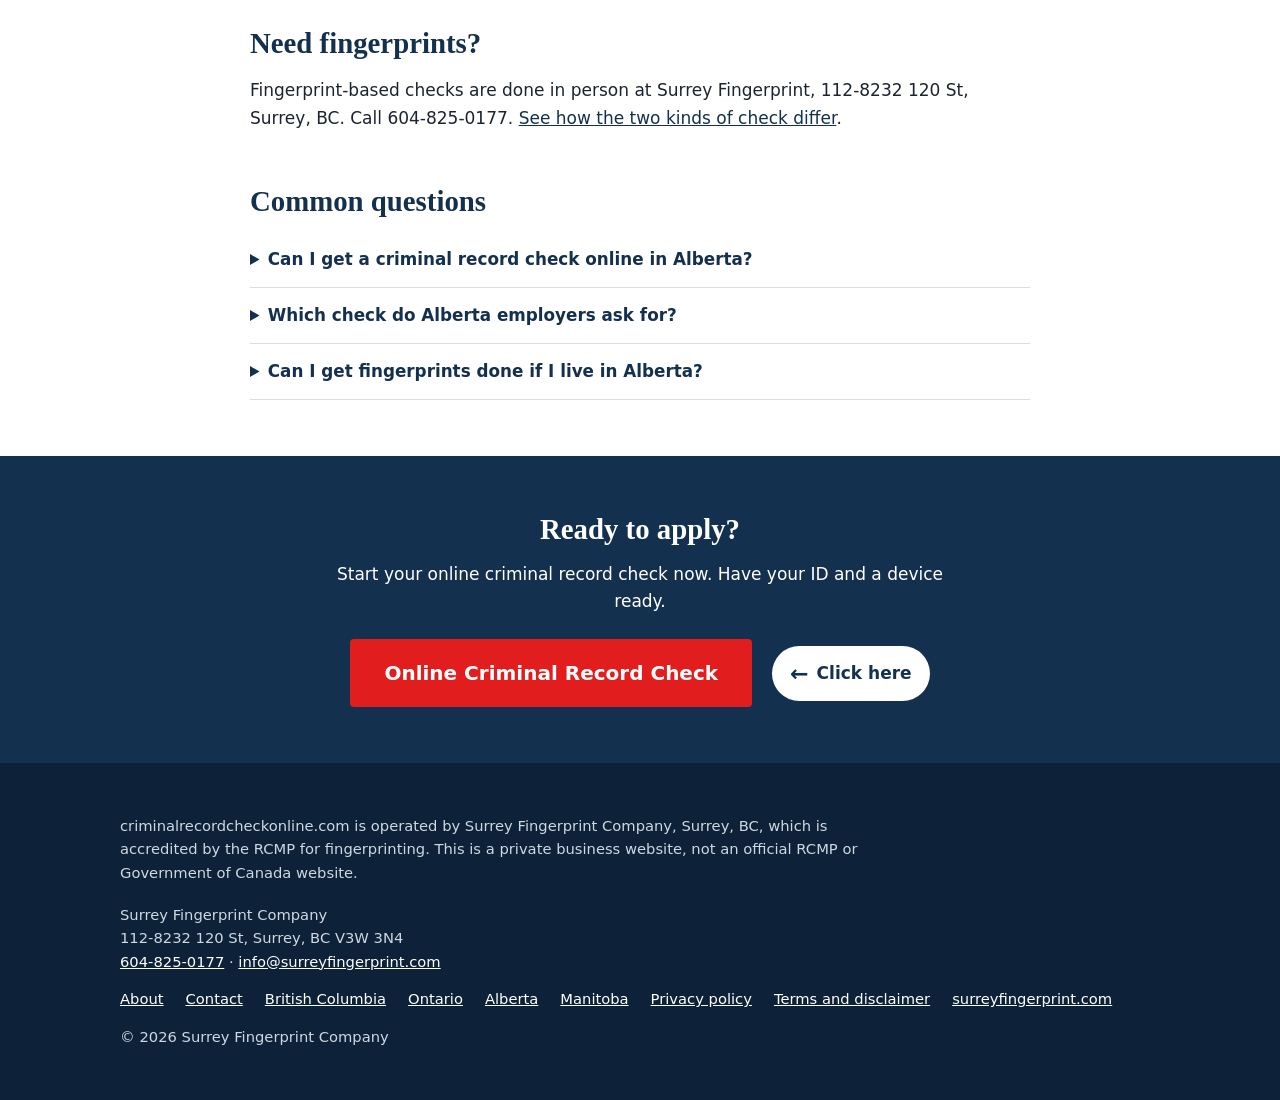
<file: criminal-record-check-alberta/index.html>
<!DOCTYPE html>
<html lang="en-CA"><head><meta charset="utf-8"><meta name="viewport" content="width=device-width, initial-scale=1">
<title>Online Criminal Record Check in Alberta | CPIC & CRJMC</title><meta name="description" content="Apply online for a CPIC ($45) or CRJMC ($50) criminal record check in Alberta. Serving Calgary, Edmonton, Red Deer, Lethbridge and all of Alberta."><link rel="canonical" href="https://criminalrecordcheckonline.com/criminal-record-check-alberta/">
<meta property="og:title" content="Online Criminal Record Check in Alberta | CPIC & CRJMC"><meta property="og:description" content="Apply online for a CPIC ($45) or CRJMC ($50) criminal record check in Alberta. Serving Calgary, Edmonton, Red Deer, Lethbridge and all of Alberta."><meta property="og:type" content="article"><meta property="og:url" content="https://criminalrecordcheckonline.com/criminal-record-check-alberta/"><meta property="og:image" content="https://criminalrecordcheckonline.com/assets/og-image.jpg"><meta property="og:image:width" content="1200"><meta property="og:image:height" content="630"><meta name="twitter:card" content="summary_large_image">
<link rel="icon" type="image/png" sizes="32x32" href="/assets/favicon-32.png"><link rel="apple-touch-icon" href="/assets/apple-touch-icon.png"><meta name="theme-color" content="#14304f"><link rel="stylesheet" href="/assets/style.css?v=3"><script type="application/ld+json">{"@context": "https://schema.org", "@type": "FAQPage", "mainEntity": [{"@type": "Question", "name": "Can I get a criminal record check online in Alberta?", "acceptedAnswer": {"@type": "Answer", "text": "Yes. You can apply online for a CPIC or CRJMC name-based check from anywhere in Alberta."}}, {"@type": "Question", "name": "Which check do Alberta employers ask for?", "acceptedAnswer": {"@type": "Answer", "text": "It varies by employer. Ask which type it accepts, a CPIC check ($45) or a CRJMC ($50), before you order."}}, {"@type": "Question", "name": "Can I get fingerprints done if I live in Alberta?", "acceptedAnswer": {"@type": "Answer", "text": "Fingerprint-based checks are done in person at our Surrey, BC office. Call 604-825-0177 to ask about your situation."}}]}</script><script type="application/ld+json">{"@context": "https://schema.org", "@type": "BreadcrumbList", "itemListElement": [{"@type": "ListItem", "position": 1, "name": "Home", "item": "https://criminalrecordcheckonline.com/"}, {"@type": "ListItem", "position": 2, "name": "Online criminal record check in Alberta", "item": "https://criminalrecordcheckonline.com/criminal-record-check-alberta/"}]}</script></head><body>
<a class="skip" href="#main">Skip to main content</a>
<header class="top"><div class="wrap">
<a class="brand" href="/" aria-label="Surrey Fingerprint, home"><img src="/assets/logo-192.webp" alt="Surrey Fingerprint logo" width="92" height="92"><div><b>Criminal Record Check</b><span>CPIC / CRJMC</span></div></a>
<div class="hdr-r"><a class="tel" href="tel:+16048250177">Call 604-825-0177</a><span class="acc">Accredited by the RCMP for fingerprinting</span></div>
</div></header>
<nav class="main" aria-label="Main"><div class="wrap"><button class="menu-btn" type="button" aria-expanded="false" aria-controls="menu"><span class="bars" aria-hidden="true"></span><span>Menu</span></button><ul id="menu">
<li><a href="/">Home</a></li><li><a href="/online-criminal-record-check/">Online criminal record check</a></li>
<li><a href="/cpic-vs-crjmc/">CPIC vs CRJMC</a></li><li><a href="/security-license-criminal-record-check/">Security industry</a></li>
<li><a href="/name-based-vs-fingerprint-check/">Name-based vs fingerprint</a></li><li class="dd"><button class="dd-btn" type="button" aria-expanded="false" aria-haspopup="true" aria-controls="dd-prov">Provinces</button><ul class="dd-menu" id="dd-prov"><li><a href="/criminal-record-check-bc/">British Columbia</a></li><li><a href="/criminal-record-check-ontario/">Ontario</a></li><li><a href="/criminal-record-check-alberta/">Alberta</a></li><li><a href="/criminal-record-check-manitoba/">Manitoba</a></li></ul></li><li><a href="/faq/">FAQ</a></li><li><a href="/about/">About</a></li><li><a href="/contact/">Contact</a></li>
</ul></div></nav>
<main id="main"><section class="page"><div class="wrap"><h1>Online criminal record check in Alberta</h1><p class="lead">Apply online for a CPIC or CRJMC name-based criminal record check from anywhere in Alberta.</p><div class="cta-row"><a class="btn" href="https://everify.reliabilityscreening.ca/background-check/surrey-fp" rel="noopener" data-track>Online Criminal Record Check</a><a class="pill" href="https://everify.reliabilityscreening.ca/background-check/surrey-fp" rel="noopener" data-track>Click here</a></div>
<h2>Prices</h2><div class="prices">
<div class="card"><h3>CPIC check</h3><div class="amt">$45</div><p>Canadian Police Information Centre name-based check. Commonly used for employment, volunteering and general purposes.</p></div>
<div class="card"><h3>CRJMC check</h3><div class="amt">$50</div><p>Criminal Record and Judicial Matters Check. A name-based check that some employers and organizations request by name.</p></div>
</div><p class="fine">Prices in Canadian dollars. Not sure which one you need? Call <a href="tel:+16048250177">604-825-0177</a> before you apply.</p>
<h2>Name-based checks for applicants in Alberta</h2><p>Alberta employers, volunteer groups and landlords commonly ask for a criminal record check but do not always say which type. Before you order, ask the organization which one it accepts so you only pay once.</p>
<h2>Common reasons for a check in Alberta</h2><ul><li>Employment and new-hire screening, including contract and site work</li><li>Volunteering with schools, sports leagues and community organizations</li><li>Rental and housing applications that ask for a check</li><li>Licensing and registration applications that name the check they need</li></ul>
<h2>Which check should I choose?</h2>
<p>The organization asking for your check decides which type it accepts. Order the one it names, a CPIC check or a CRJMC. If it only says &ldquo;criminal record check&rdquo;, ask which type it accepts. <a href="/cpic-vs-crjmc/">Compare CPIC and CRJMC</a>.</p>

<h2>Apply from anywhere in Alberta</h2>
<p>The online application needs no visit. Applicants commonly apply from Calgary, Edmonton, Red Deer, Lethbridge, Medicine Hat and Fort McMurray, and from anywhere else in Alberta.</p>
<h2>Need fingerprints?</h2><p>Fingerprint-based checks are done in person at Surrey Fingerprint, 112-8232 120 St, Surrey, BC. Call 604-825-0177. <a href="/name-based-vs-fingerprint-check/">See how the two kinds of check differ</a>.</p>
<h2>Common questions</h2><details><summary>Can I get a criminal record check online in Alberta?</summary><p>Yes. You can apply online for a CPIC or CRJMC name-based check from anywhere in Alberta.</p></details><details><summary>Which check do Alberta employers ask for?</summary><p>It varies by employer. Ask which type it accepts, a CPIC check ($45) or a CRJMC ($50), before you order.</p></details><details><summary>Can I get fingerprints done if I live in Alberta?</summary><p>Fingerprint-based checks are done in person at our Surrey, BC office. Call 604-825-0177 to ask about your situation.</p></details></div></section>
<section class="cta2"><div class="wrap"><h2>Ready to apply?</h2><p>Start your online criminal record check now. Have your ID and a device ready.</p><div class="cta-row"><a class="btn" href="https://everify.reliabilityscreening.ca/background-check/surrey-fp" rel="noopener" data-track>Online Criminal Record Check</a><a class="pill" href="https://everify.reliabilityscreening.ca/background-check/surrey-fp" rel="noopener" data-track>Click here</a></div></div></section></main>
<footer><div class="wrap">
<p class="disc">criminalrecordcheckonline.com is operated by Surrey Fingerprint Company, Surrey, BC, which is accredited by the RCMP for fingerprinting. This is a private business website, not an official RCMP or Government of Canada website.</p>
<address>Surrey Fingerprint Company<br>112-8232 120 St, Surrey, BC V3W 3N4<br><a href="tel:+16048250177">604-825-0177</a> · <a href="mailto:info@surreyfingerprint.com">info@surreyfingerprint.com</a></address>
<ul><li><a href="/about/">About</a></li><li><a href="/contact/">Contact</a></li><li><a href="/criminal-record-check-bc/">British Columbia</a></li><li><a href="/criminal-record-check-ontario/">Ontario</a></li><li><a href="/criminal-record-check-alberta/">Alberta</a></li><li><a href="/criminal-record-check-manitoba/">Manitoba</a></li><li><a href="/privacy/">Privacy policy</a></li><li><a href="/terms/">Terms and disclaimer</a></li><li><a href="https://surreyfingerprint.com">surreyfingerprint.com</a></li></ul>
<p>&copy; <span id="yr">2026</span> Surrey Fingerprint Company</p>
</div></footer>
<script>
(function(){
  document.getElementById('yr').textContent=new Date().getFullYear();
  var buttons=document.querySelectorAll('#start-check,[data-track]');
  buttons.forEach(function(b){
    b.addEventListener('click',function(){
      try{
        var data=JSON.stringify({page:location.pathname,ref:document.referrer||'',t:Date.now()});
        navigator.sendBeacon('/api/click',new Blob([data],{type:'application/json'}));
      }catch(e){}
    });
  });
})();
</script><script>(function(){var b=document.querySelector(".menu-btn"),n=document.querySelector("nav.main");if(!b)return;function c(){n.classList.remove("open");b.setAttribute("aria-expanded","false")}b.addEventListener("click",function(){var o=n.classList.toggle("open");b.setAttribute("aria-expanded",String(o))});document.addEventListener("keydown",function(e){if(e.key==="Escape"&&n.classList.contains("open")){c();b.focus()}})})();</script>
<script>(function(){var d=document.querySelector(".dd"),b=d&&d.querySelector(".dd-btn");if(!b)return;function s(o){d.classList.toggle("open",o);b.setAttribute("aria-expanded",String(o))}b.addEventListener("click",function(e){e.stopPropagation();s(!d.classList.contains("open"))});document.addEventListener("click",function(e){if(!d.contains(e.target))s(false)});document.addEventListener("keydown",function(e){if(e.key==="Escape"&&d.classList.contains("open")){s(false);b.focus()}})})();</script>
</body></html>
</file>
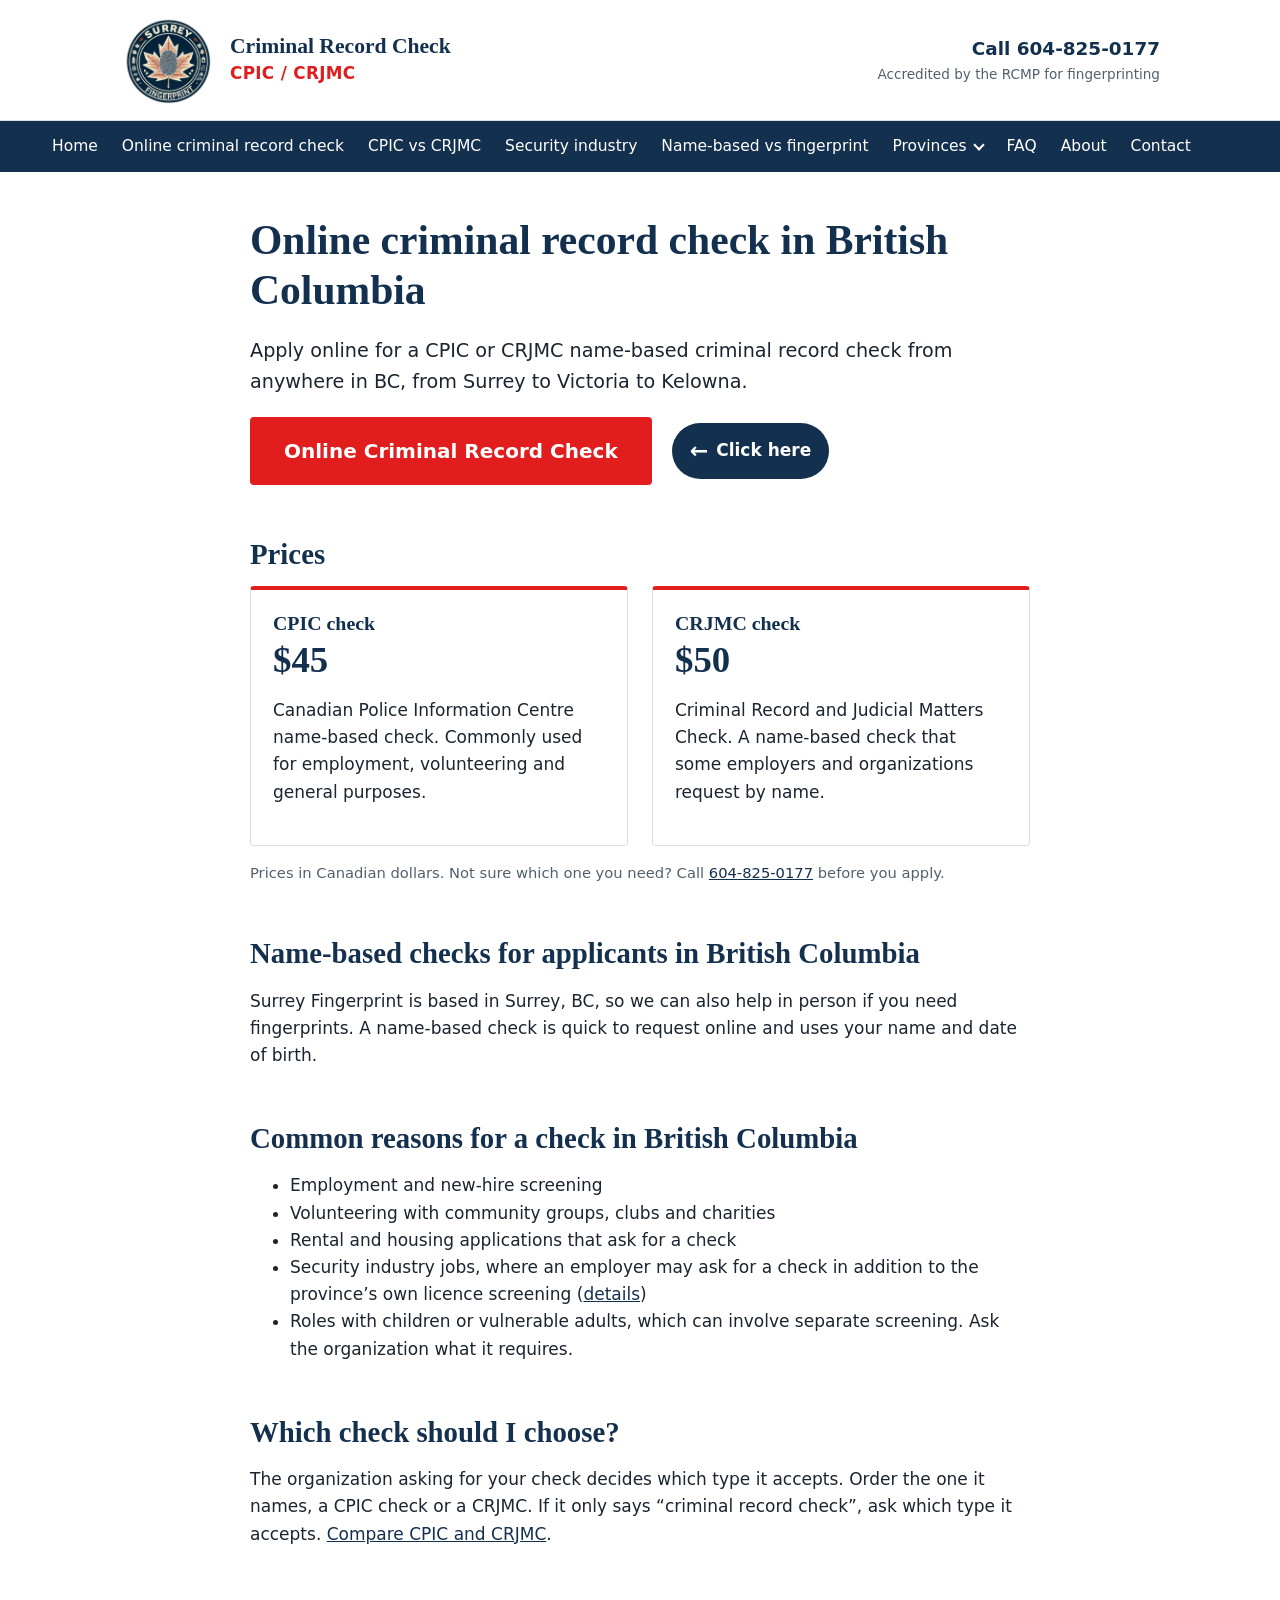
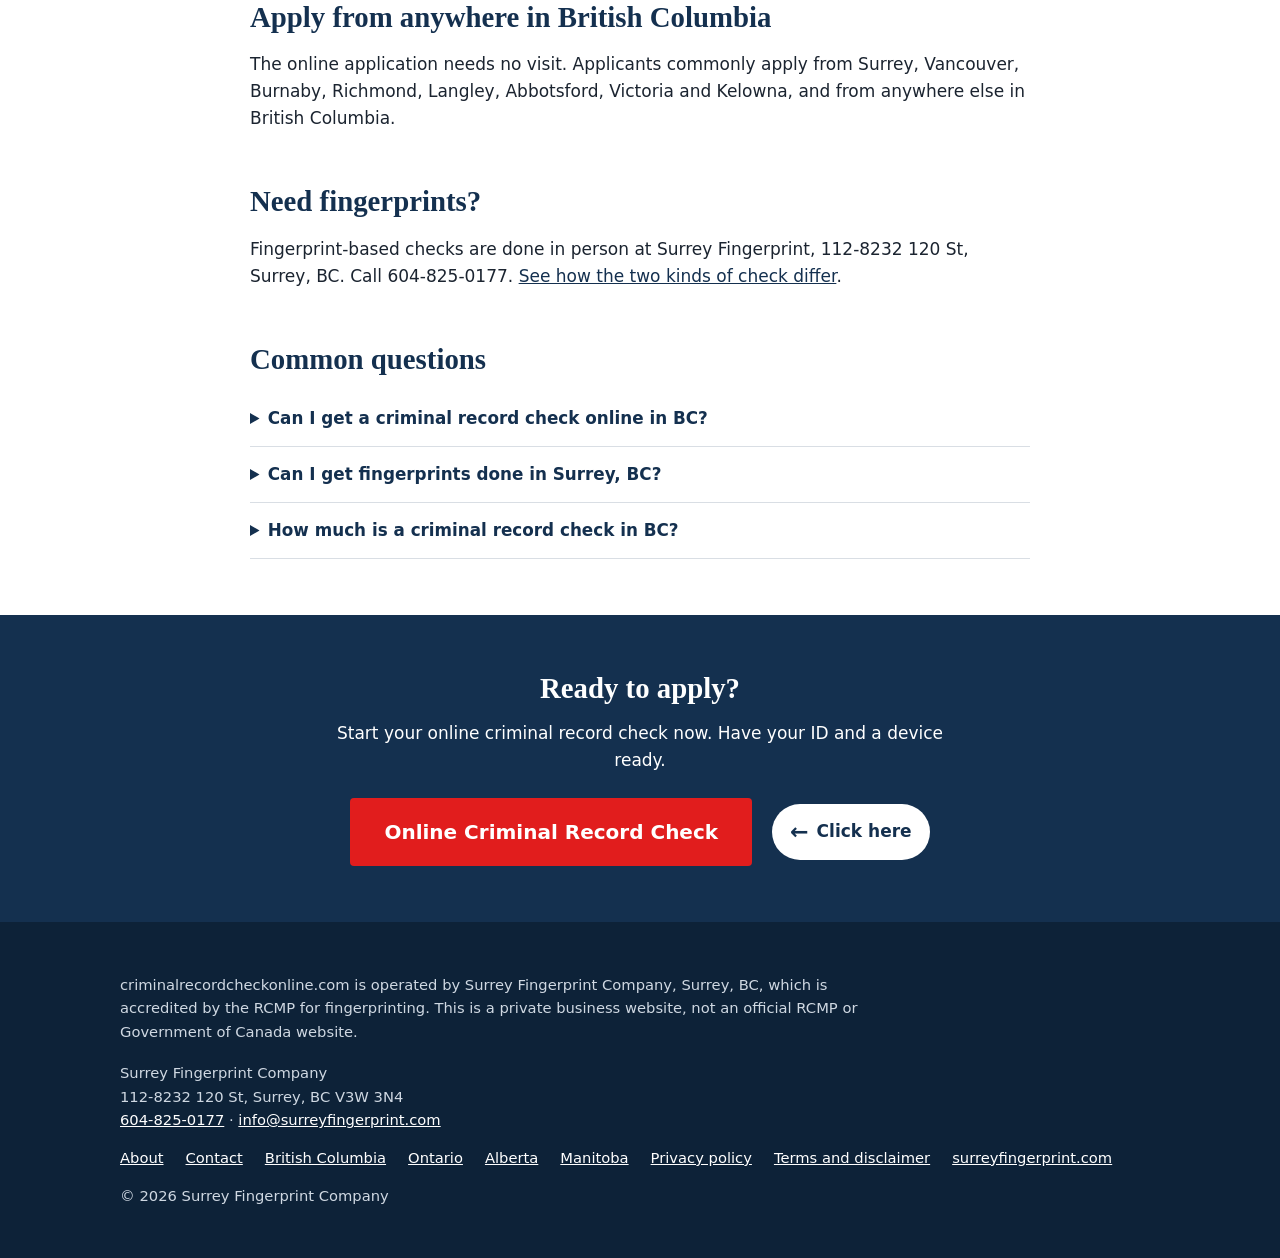
<file: criminal-record-check-bc/index.html>
<!DOCTYPE html>
<html lang="en-CA"><head><meta charset="utf-8"><meta name="viewport" content="width=device-width, initial-scale=1">
<title>Online Criminal Record Check in British Columbia | CPIC & CRJMC</title><meta name="description" content="Apply online for a CPIC ($45) or CRJMC ($50) criminal record check in British Columbia. Serving Surrey, Vancouver, Burnaby, Victoria, Kelowna and all of BC."><link rel="canonical" href="https://criminalrecordcheckonline.com/criminal-record-check-bc/">
<meta property="og:title" content="Online Criminal Record Check in British Columbia | CPIC & CRJMC"><meta property="og:description" content="Apply online for a CPIC ($45) or CRJMC ($50) criminal record check in British Columbia. Serving Surrey, Vancouver, Burnaby, Victoria, Kelowna and all of BC."><meta property="og:type" content="article"><meta property="og:url" content="https://criminalrecordcheckonline.com/criminal-record-check-bc/"><meta property="og:image" content="https://criminalrecordcheckonline.com/assets/og-image.jpg"><meta property="og:image:width" content="1200"><meta property="og:image:height" content="630"><meta name="twitter:card" content="summary_large_image">
<link rel="icon" type="image/png" sizes="32x32" href="/assets/favicon-32.png"><link rel="apple-touch-icon" href="/assets/apple-touch-icon.png"><meta name="theme-color" content="#14304f"><link rel="stylesheet" href="/assets/style.css?v=3"><script type="application/ld+json">{"@context": "https://schema.org", "@type": "FAQPage", "mainEntity": [{"@type": "Question", "name": "Can I get a criminal record check online in BC?", "acceptedAnswer": {"@type": "Answer", "text": "Yes. You can apply online for a CPIC or CRJMC name-based check from anywhere in British Columbia."}}, {"@type": "Question", "name": "Can I get fingerprints done in Surrey, BC?", "acceptedAnswer": {"@type": "Answer", "text": "Yes. Surrey Fingerprint offers digital and ink-and-roll fingerprinting at 112-8232 120 St, Surrey. Call 604-825-0177."}}, {"@type": "Question", "name": "How much is a criminal record check in BC?", "acceptedAnswer": {"@type": "Answer", "text": "A CPIC check is $45 and a CRJMC is $50, in Canadian dollars."}}]}</script><script type="application/ld+json">{"@context": "https://schema.org", "@type": "BreadcrumbList", "itemListElement": [{"@type": "ListItem", "position": 1, "name": "Home", "item": "https://criminalrecordcheckonline.com/"}, {"@type": "ListItem", "position": 2, "name": "Online criminal record check in British Columbia", "item": "https://criminalrecordcheckonline.com/criminal-record-check-bc/"}]}</script></head><body>
<a class="skip" href="#main">Skip to main content</a>
<header class="top"><div class="wrap">
<a class="brand" href="/" aria-label="Surrey Fingerprint, home"><img src="/assets/logo-192.webp" alt="Surrey Fingerprint logo" width="92" height="92"><div><b>Criminal Record Check</b><span>CPIC / CRJMC</span></div></a>
<div class="hdr-r"><a class="tel" href="tel:+16048250177">Call 604-825-0177</a><span class="acc">Accredited by the RCMP for fingerprinting</span></div>
</div></header>
<nav class="main" aria-label="Main"><div class="wrap"><button class="menu-btn" type="button" aria-expanded="false" aria-controls="menu"><span class="bars" aria-hidden="true"></span><span>Menu</span></button><ul id="menu">
<li><a href="/">Home</a></li><li><a href="/online-criminal-record-check/">Online criminal record check</a></li>
<li><a href="/cpic-vs-crjmc/">CPIC vs CRJMC</a></li><li><a href="/security-license-criminal-record-check/">Security industry</a></li>
<li><a href="/name-based-vs-fingerprint-check/">Name-based vs fingerprint</a></li><li class="dd"><button class="dd-btn" type="button" aria-expanded="false" aria-haspopup="true" aria-controls="dd-prov">Provinces</button><ul class="dd-menu" id="dd-prov"><li><a href="/criminal-record-check-bc/">British Columbia</a></li><li><a href="/criminal-record-check-ontario/">Ontario</a></li><li><a href="/criminal-record-check-alberta/">Alberta</a></li><li><a href="/criminal-record-check-manitoba/">Manitoba</a></li></ul></li><li><a href="/faq/">FAQ</a></li><li><a href="/about/">About</a></li><li><a href="/contact/">Contact</a></li>
</ul></div></nav>
<main id="main"><section class="page"><div class="wrap"><h1>Online criminal record check in British Columbia</h1><p class="lead">Apply online for a CPIC or CRJMC name-based criminal record check from anywhere in BC, from Surrey to Victoria to Kelowna.</p><div class="cta-row"><a class="btn" href="https://everify.reliabilityscreening.ca/background-check/surrey-fp" rel="noopener" data-track>Online Criminal Record Check</a><a class="pill" href="https://everify.reliabilityscreening.ca/background-check/surrey-fp" rel="noopener" data-track>Click here</a></div>
<h2>Prices</h2><div class="prices">
<div class="card"><h3>CPIC check</h3><div class="amt">$45</div><p>Canadian Police Information Centre name-based check. Commonly used for employment, volunteering and general purposes.</p></div>
<div class="card"><h3>CRJMC check</h3><div class="amt">$50</div><p>Criminal Record and Judicial Matters Check. A name-based check that some employers and organizations request by name.</p></div>
</div><p class="fine">Prices in Canadian dollars. Not sure which one you need? Call <a href="tel:+16048250177">604-825-0177</a> before you apply.</p>
<h2>Name-based checks for applicants in British Columbia</h2><p>Surrey Fingerprint is based in Surrey, BC, so we can also help in person if you need fingerprints. A name-based check is quick to request online and uses your name and date of birth.</p>
<h2>Common reasons for a check in British Columbia</h2><ul><li>Employment and new-hire screening</li><li>Volunteering with community groups, clubs and charities</li><li>Rental and housing applications that ask for a check</li><li>Security industry jobs, where an employer may ask for a check in addition to the province&rsquo;s own licence screening (<a href="/security-license-criminal-record-check/">details</a>)</li><li>Roles with children or vulnerable adults, which can involve separate screening. Ask the organization what it requires.</li></ul>
<h2>Which check should I choose?</h2>
<p>The organization asking for your check decides which type it accepts. Order the one it names, a CPIC check or a CRJMC. If it only says &ldquo;criminal record check&rdquo;, ask which type it accepts. <a href="/cpic-vs-crjmc/">Compare CPIC and CRJMC</a>.</p>

<h2>Apply from anywhere in British Columbia</h2>
<p>The online application needs no visit. Applicants commonly apply from Surrey, Vancouver, Burnaby, Richmond, Langley, Abbotsford, Victoria and Kelowna, and from anywhere else in British Columbia.</p>
<h2>Need fingerprints?</h2><p>Fingerprint-based checks are done in person at Surrey Fingerprint, 112-8232 120 St, Surrey, BC. Call 604-825-0177. <a href="/name-based-vs-fingerprint-check/">See how the two kinds of check differ</a>.</p>
<h2>Common questions</h2><details><summary>Can I get a criminal record check online in BC?</summary><p>Yes. You can apply online for a CPIC or CRJMC name-based check from anywhere in British Columbia.</p></details><details><summary>Can I get fingerprints done in Surrey, BC?</summary><p>Yes. Surrey Fingerprint offers digital and ink-and-roll fingerprinting at 112-8232 120 St, Surrey. Call 604-825-0177.</p></details><details><summary>How much is a criminal record check in BC?</summary><p>A CPIC check is $45 and a CRJMC is $50, in Canadian dollars.</p></details></div></section>
<section class="cta2"><div class="wrap"><h2>Ready to apply?</h2><p>Start your online criminal record check now. Have your ID and a device ready.</p><div class="cta-row"><a class="btn" href="https://everify.reliabilityscreening.ca/background-check/surrey-fp" rel="noopener" data-track>Online Criminal Record Check</a><a class="pill" href="https://everify.reliabilityscreening.ca/background-check/surrey-fp" rel="noopener" data-track>Click here</a></div></div></section></main>
<footer><div class="wrap">
<p class="disc">criminalrecordcheckonline.com is operated by Surrey Fingerprint Company, Surrey, BC, which is accredited by the RCMP for fingerprinting. This is a private business website, not an official RCMP or Government of Canada website.</p>
<address>Surrey Fingerprint Company<br>112-8232 120 St, Surrey, BC V3W 3N4<br><a href="tel:+16048250177">604-825-0177</a> · <a href="mailto:info@surreyfingerprint.com">info@surreyfingerprint.com</a></address>
<ul><li><a href="/about/">About</a></li><li><a href="/contact/">Contact</a></li><li><a href="/criminal-record-check-bc/">British Columbia</a></li><li><a href="/criminal-record-check-ontario/">Ontario</a></li><li><a href="/criminal-record-check-alberta/">Alberta</a></li><li><a href="/criminal-record-check-manitoba/">Manitoba</a></li><li><a href="/privacy/">Privacy policy</a></li><li><a href="/terms/">Terms and disclaimer</a></li><li><a href="https://surreyfingerprint.com">surreyfingerprint.com</a></li></ul>
<p>&copy; <span id="yr">2026</span> Surrey Fingerprint Company</p>
</div></footer>
<script>
(function(){
  document.getElementById('yr').textContent=new Date().getFullYear();
  var buttons=document.querySelectorAll('#start-check,[data-track]');
  buttons.forEach(function(b){
    b.addEventListener('click',function(){
      try{
        var data=JSON.stringify({page:location.pathname,ref:document.referrer||'',t:Date.now()});
        navigator.sendBeacon('/api/click',new Blob([data],{type:'application/json'}));
      }catch(e){}
    });
  });
})();
</script><script>(function(){var b=document.querySelector(".menu-btn"),n=document.querySelector("nav.main");if(!b)return;function c(){n.classList.remove("open");b.setAttribute("aria-expanded","false")}b.addEventListener("click",function(){var o=n.classList.toggle("open");b.setAttribute("aria-expanded",String(o))});document.addEventListener("keydown",function(e){if(e.key==="Escape"&&n.classList.contains("open")){c();b.focus()}})})();</script>
<script>(function(){var d=document.querySelector(".dd"),b=d&&d.querySelector(".dd-btn");if(!b)return;function s(o){d.classList.toggle("open",o);b.setAttribute("aria-expanded",String(o))}b.addEventListener("click",function(e){e.stopPropagation();s(!d.classList.contains("open"))});document.addEventListener("click",function(e){if(!d.contains(e.target))s(false)});document.addEventListener("keydown",function(e){if(e.key==="Escape"&&d.classList.contains("open")){s(false);b.focus()}})})();</script>
</body></html>
</file>
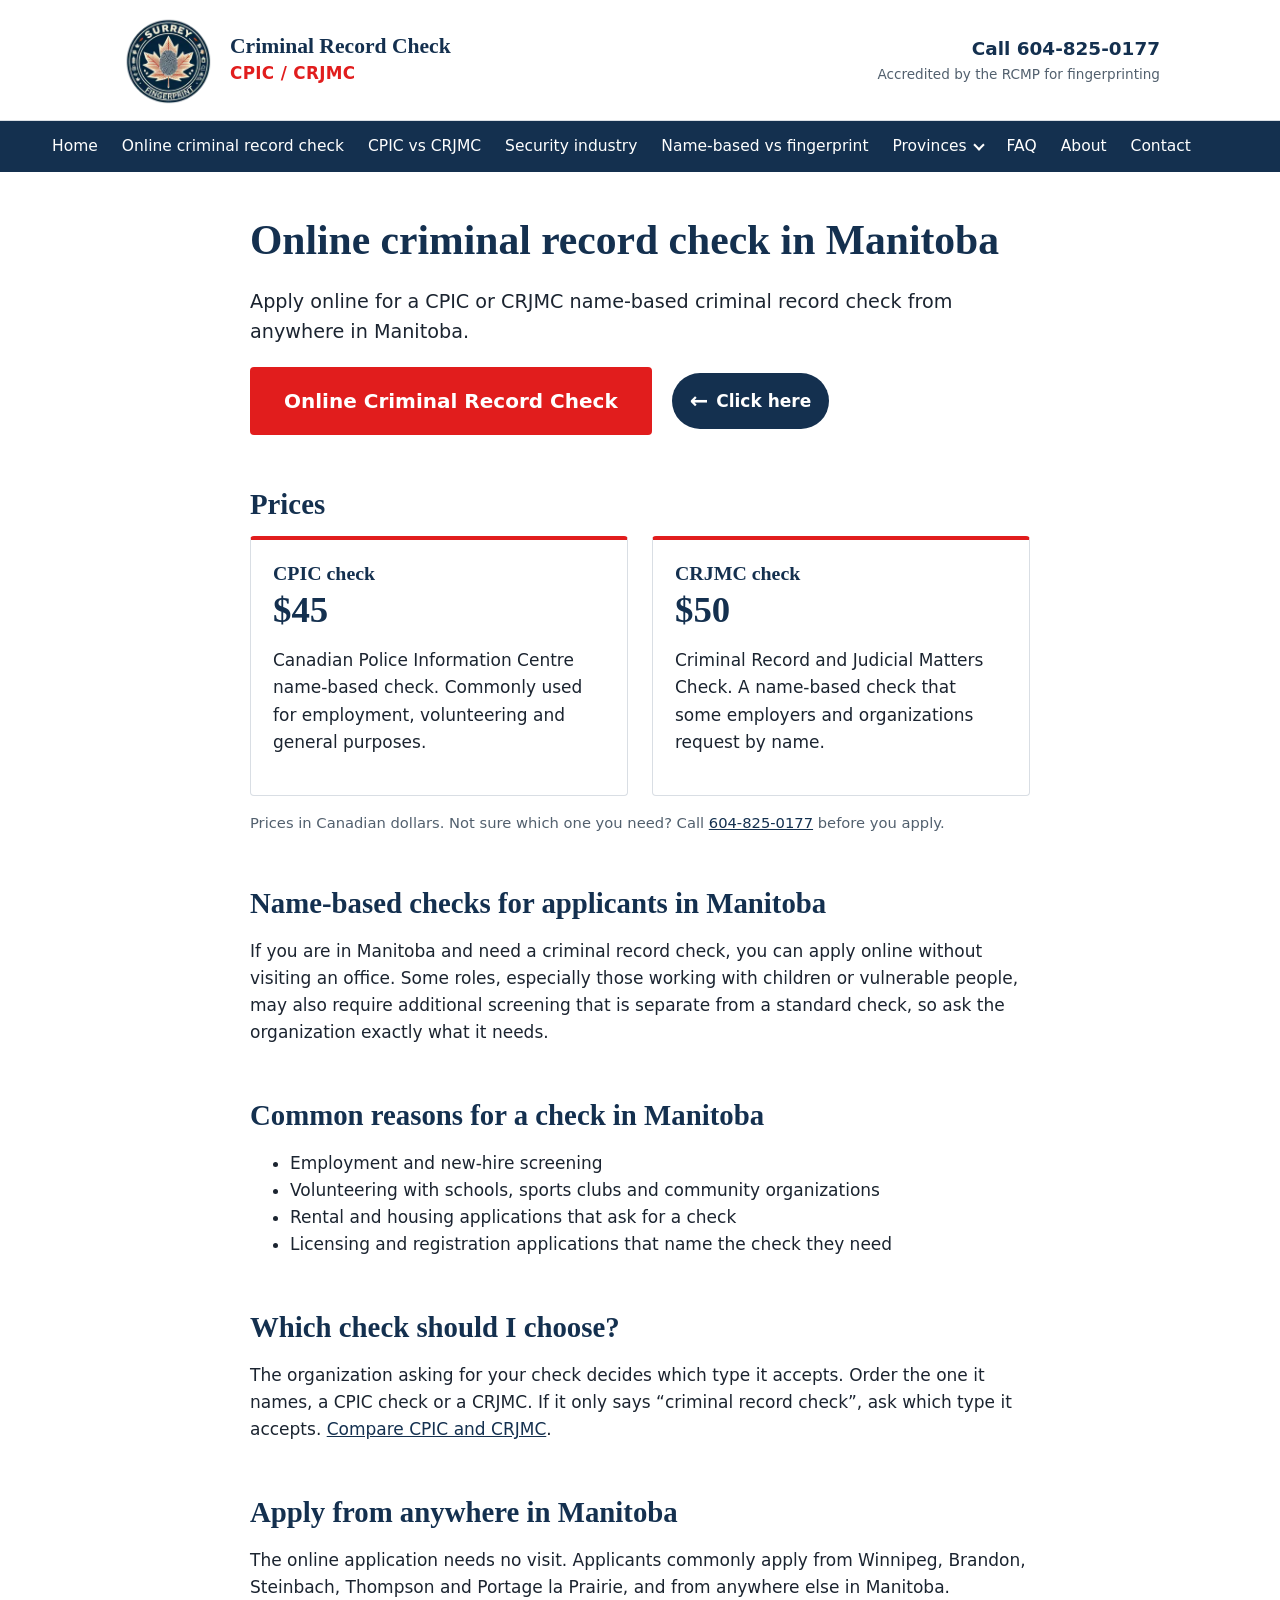
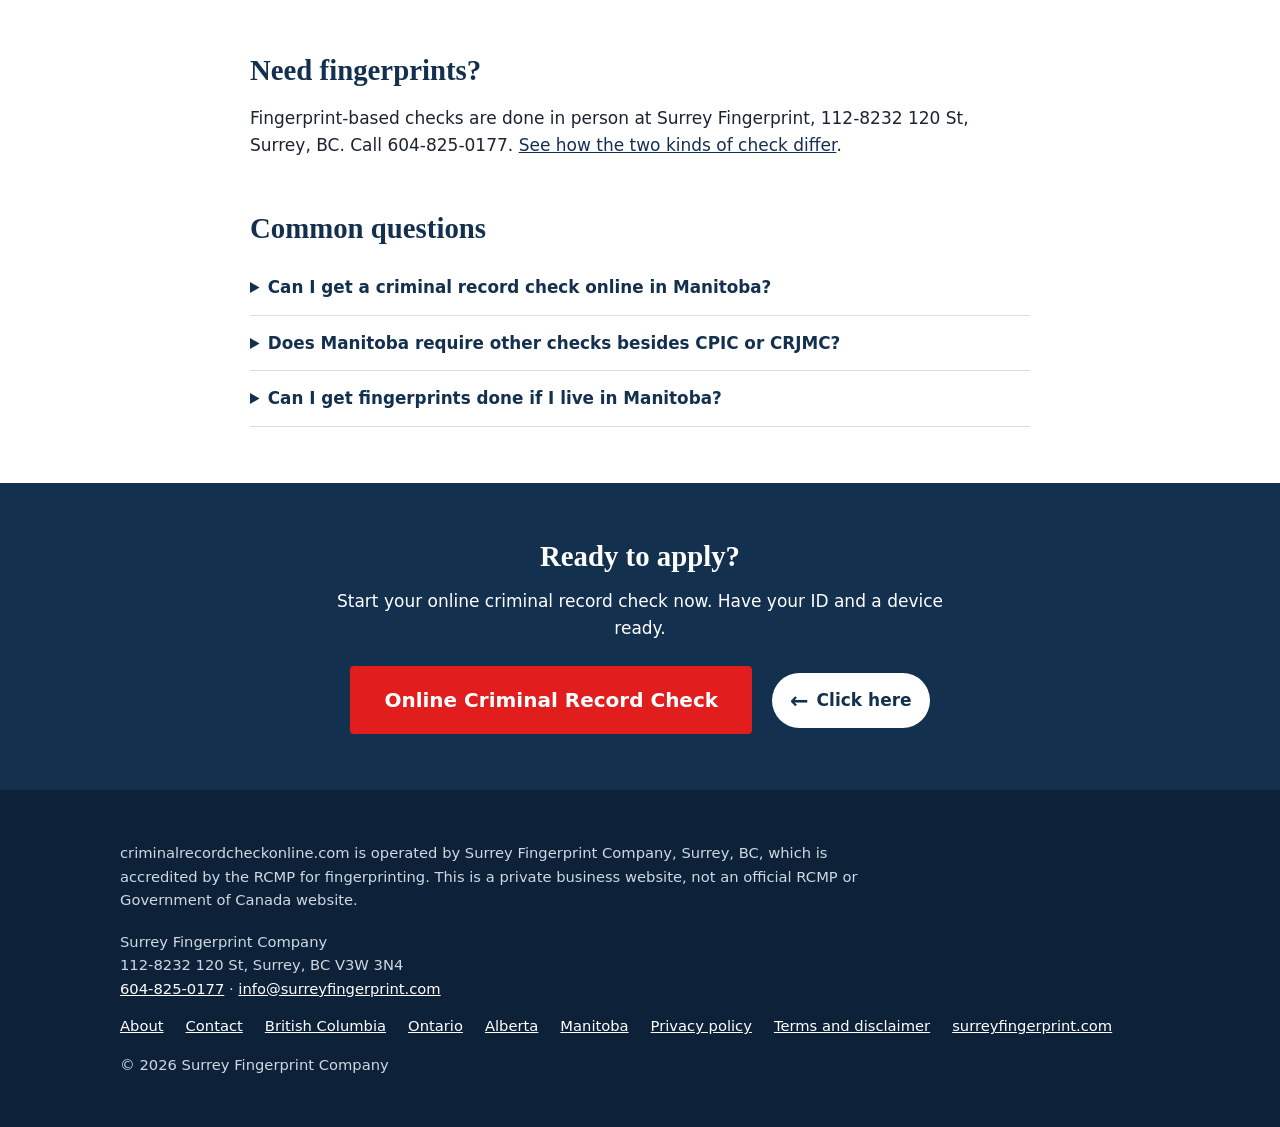
<file: criminal-record-check-manitoba/index.html>
<!DOCTYPE html>
<html lang="en-CA"><head><meta charset="utf-8"><meta name="viewport" content="width=device-width, initial-scale=1">
<title>Online Criminal Record Check in Manitoba | CPIC & CRJMC</title><meta name="description" content="Apply online for a CPIC ($45) or CRJMC ($50) criminal record check in Manitoba. Serving Winnipeg, Brandon, Steinbach, Thompson and all of Manitoba."><link rel="canonical" href="https://criminalrecordcheckonline.com/criminal-record-check-manitoba/">
<meta property="og:title" content="Online Criminal Record Check in Manitoba | CPIC & CRJMC"><meta property="og:description" content="Apply online for a CPIC ($45) or CRJMC ($50) criminal record check in Manitoba. Serving Winnipeg, Brandon, Steinbach, Thompson and all of Manitoba."><meta property="og:type" content="article"><meta property="og:url" content="https://criminalrecordcheckonline.com/criminal-record-check-manitoba/"><meta property="og:image" content="https://criminalrecordcheckonline.com/assets/og-image.jpg"><meta property="og:image:width" content="1200"><meta property="og:image:height" content="630"><meta name="twitter:card" content="summary_large_image">
<link rel="icon" type="image/png" sizes="32x32" href="/assets/favicon-32.png"><link rel="apple-touch-icon" href="/assets/apple-touch-icon.png"><meta name="theme-color" content="#14304f"><link rel="stylesheet" href="/assets/style.css?v=3"><script type="application/ld+json">{"@context": "https://schema.org", "@type": "FAQPage", "mainEntity": [{"@type": "Question", "name": "Can I get a criminal record check online in Manitoba?", "acceptedAnswer": {"@type": "Answer", "text": "Yes. You can apply online for a CPIC or CRJMC name-based check from anywhere in Manitoba."}}, {"@type": "Question", "name": "Does Manitoba require other checks besides CPIC or CRJMC?", "acceptedAnswer": {"@type": "Answer", "text": "Some roles require additional screening, especially those working with children or vulnerable people. Ask the organization what it requires."}}, {"@type": "Question", "name": "Can I get fingerprints done if I live in Manitoba?", "acceptedAnswer": {"@type": "Answer", "text": "Fingerprint-based checks are done in person at our Surrey, BC office. Call 604-825-0177 to ask about your situation."}}]}</script><script type="application/ld+json">{"@context": "https://schema.org", "@type": "BreadcrumbList", "itemListElement": [{"@type": "ListItem", "position": 1, "name": "Home", "item": "https://criminalrecordcheckonline.com/"}, {"@type": "ListItem", "position": 2, "name": "Online criminal record check in Manitoba", "item": "https://criminalrecordcheckonline.com/criminal-record-check-manitoba/"}]}</script></head><body>
<a class="skip" href="#main">Skip to main content</a>
<header class="top"><div class="wrap">
<a class="brand" href="/" aria-label="Surrey Fingerprint, home"><img src="/assets/logo-192.webp" alt="Surrey Fingerprint logo" width="92" height="92"><div><b>Criminal Record Check</b><span>CPIC / CRJMC</span></div></a>
<div class="hdr-r"><a class="tel" href="tel:+16048250177">Call 604-825-0177</a><span class="acc">Accredited by the RCMP for fingerprinting</span></div>
</div></header>
<nav class="main" aria-label="Main"><div class="wrap"><button class="menu-btn" type="button" aria-expanded="false" aria-controls="menu"><span class="bars" aria-hidden="true"></span><span>Menu</span></button><ul id="menu">
<li><a href="/">Home</a></li><li><a href="/online-criminal-record-check/">Online criminal record check</a></li>
<li><a href="/cpic-vs-crjmc/">CPIC vs CRJMC</a></li><li><a href="/security-license-criminal-record-check/">Security industry</a></li>
<li><a href="/name-based-vs-fingerprint-check/">Name-based vs fingerprint</a></li><li class="dd"><button class="dd-btn" type="button" aria-expanded="false" aria-haspopup="true" aria-controls="dd-prov">Provinces</button><ul class="dd-menu" id="dd-prov"><li><a href="/criminal-record-check-bc/">British Columbia</a></li><li><a href="/criminal-record-check-ontario/">Ontario</a></li><li><a href="/criminal-record-check-alberta/">Alberta</a></li><li><a href="/criminal-record-check-manitoba/">Manitoba</a></li></ul></li><li><a href="/faq/">FAQ</a></li><li><a href="/about/">About</a></li><li><a href="/contact/">Contact</a></li>
</ul></div></nav>
<main id="main"><section class="page"><div class="wrap"><h1>Online criminal record check in Manitoba</h1><p class="lead">Apply online for a CPIC or CRJMC name-based criminal record check from anywhere in Manitoba.</p><div class="cta-row"><a class="btn" href="https://everify.reliabilityscreening.ca/background-check/surrey-fp" rel="noopener" data-track>Online Criminal Record Check</a><a class="pill" href="https://everify.reliabilityscreening.ca/background-check/surrey-fp" rel="noopener" data-track>Click here</a></div>
<h2>Prices</h2><div class="prices">
<div class="card"><h3>CPIC check</h3><div class="amt">$45</div><p>Canadian Police Information Centre name-based check. Commonly used for employment, volunteering and general purposes.</p></div>
<div class="card"><h3>CRJMC check</h3><div class="amt">$50</div><p>Criminal Record and Judicial Matters Check. A name-based check that some employers and organizations request by name.</p></div>
</div><p class="fine">Prices in Canadian dollars. Not sure which one you need? Call <a href="tel:+16048250177">604-825-0177</a> before you apply.</p>
<h2>Name-based checks for applicants in Manitoba</h2><p>If you are in Manitoba and need a criminal record check, you can apply online without visiting an office. Some roles, especially those working with children or vulnerable people, may also require additional screening that is separate from a standard check, so ask the organization exactly what it needs.</p>
<h2>Common reasons for a check in Manitoba</h2><ul><li>Employment and new-hire screening</li><li>Volunteering with schools, sports clubs and community organizations</li><li>Rental and housing applications that ask for a check</li><li>Licensing and registration applications that name the check they need</li></ul>
<h2>Which check should I choose?</h2>
<p>The organization asking for your check decides which type it accepts. Order the one it names, a CPIC check or a CRJMC. If it only says &ldquo;criminal record check&rdquo;, ask which type it accepts. <a href="/cpic-vs-crjmc/">Compare CPIC and CRJMC</a>.</p>

<h2>Apply from anywhere in Manitoba</h2>
<p>The online application needs no visit. Applicants commonly apply from Winnipeg, Brandon, Steinbach, Thompson and Portage la Prairie, and from anywhere else in Manitoba.</p>
<h2>Need fingerprints?</h2><p>Fingerprint-based checks are done in person at Surrey Fingerprint, 112-8232 120 St, Surrey, BC. Call 604-825-0177. <a href="/name-based-vs-fingerprint-check/">See how the two kinds of check differ</a>.</p>
<h2>Common questions</h2><details><summary>Can I get a criminal record check online in Manitoba?</summary><p>Yes. You can apply online for a CPIC or CRJMC name-based check from anywhere in Manitoba.</p></details><details><summary>Does Manitoba require other checks besides CPIC or CRJMC?</summary><p>Some roles require additional screening, especially those working with children or vulnerable people. Ask the organization what it requires.</p></details><details><summary>Can I get fingerprints done if I live in Manitoba?</summary><p>Fingerprint-based checks are done in person at our Surrey, BC office. Call 604-825-0177 to ask about your situation.</p></details></div></section>
<section class="cta2"><div class="wrap"><h2>Ready to apply?</h2><p>Start your online criminal record check now. Have your ID and a device ready.</p><div class="cta-row"><a class="btn" href="https://everify.reliabilityscreening.ca/background-check/surrey-fp" rel="noopener" data-track>Online Criminal Record Check</a><a class="pill" href="https://everify.reliabilityscreening.ca/background-check/surrey-fp" rel="noopener" data-track>Click here</a></div></div></section></main>
<footer><div class="wrap">
<p class="disc">criminalrecordcheckonline.com is operated by Surrey Fingerprint Company, Surrey, BC, which is accredited by the RCMP for fingerprinting. This is a private business website, not an official RCMP or Government of Canada website.</p>
<address>Surrey Fingerprint Company<br>112-8232 120 St, Surrey, BC V3W 3N4<br><a href="tel:+16048250177">604-825-0177</a> · <a href="mailto:info@surreyfingerprint.com">info@surreyfingerprint.com</a></address>
<ul><li><a href="/about/">About</a></li><li><a href="/contact/">Contact</a></li><li><a href="/criminal-record-check-bc/">British Columbia</a></li><li><a href="/criminal-record-check-ontario/">Ontario</a></li><li><a href="/criminal-record-check-alberta/">Alberta</a></li><li><a href="/criminal-record-check-manitoba/">Manitoba</a></li><li><a href="/privacy/">Privacy policy</a></li><li><a href="/terms/">Terms and disclaimer</a></li><li><a href="https://surreyfingerprint.com">surreyfingerprint.com</a></li></ul>
<p>&copy; <span id="yr">2026</span> Surrey Fingerprint Company</p>
</div></footer>
<script>
(function(){
  document.getElementById('yr').textContent=new Date().getFullYear();
  var buttons=document.querySelectorAll('#start-check,[data-track]');
  buttons.forEach(function(b){
    b.addEventListener('click',function(){
      try{
        var data=JSON.stringify({page:location.pathname,ref:document.referrer||'',t:Date.now()});
        navigator.sendBeacon('/api/click',new Blob([data],{type:'application/json'}));
      }catch(e){}
    });
  });
})();
</script><script>(function(){var b=document.querySelector(".menu-btn"),n=document.querySelector("nav.main");if(!b)return;function c(){n.classList.remove("open");b.setAttribute("aria-expanded","false")}b.addEventListener("click",function(){var o=n.classList.toggle("open");b.setAttribute("aria-expanded",String(o))});document.addEventListener("keydown",function(e){if(e.key==="Escape"&&n.classList.contains("open")){c();b.focus()}})})();</script>
<script>(function(){var d=document.querySelector(".dd"),b=d&&d.querySelector(".dd-btn");if(!b)return;function s(o){d.classList.toggle("open",o);b.setAttribute("aria-expanded",String(o))}b.addEventListener("click",function(e){e.stopPropagation();s(!d.classList.contains("open"))});document.addEventListener("click",function(e){if(!d.contains(e.target))s(false)});document.addEventListener("keydown",function(e){if(e.key==="Escape"&&d.classList.contains("open")){s(false);b.focus()}})})();</script>
</body></html>
</file>
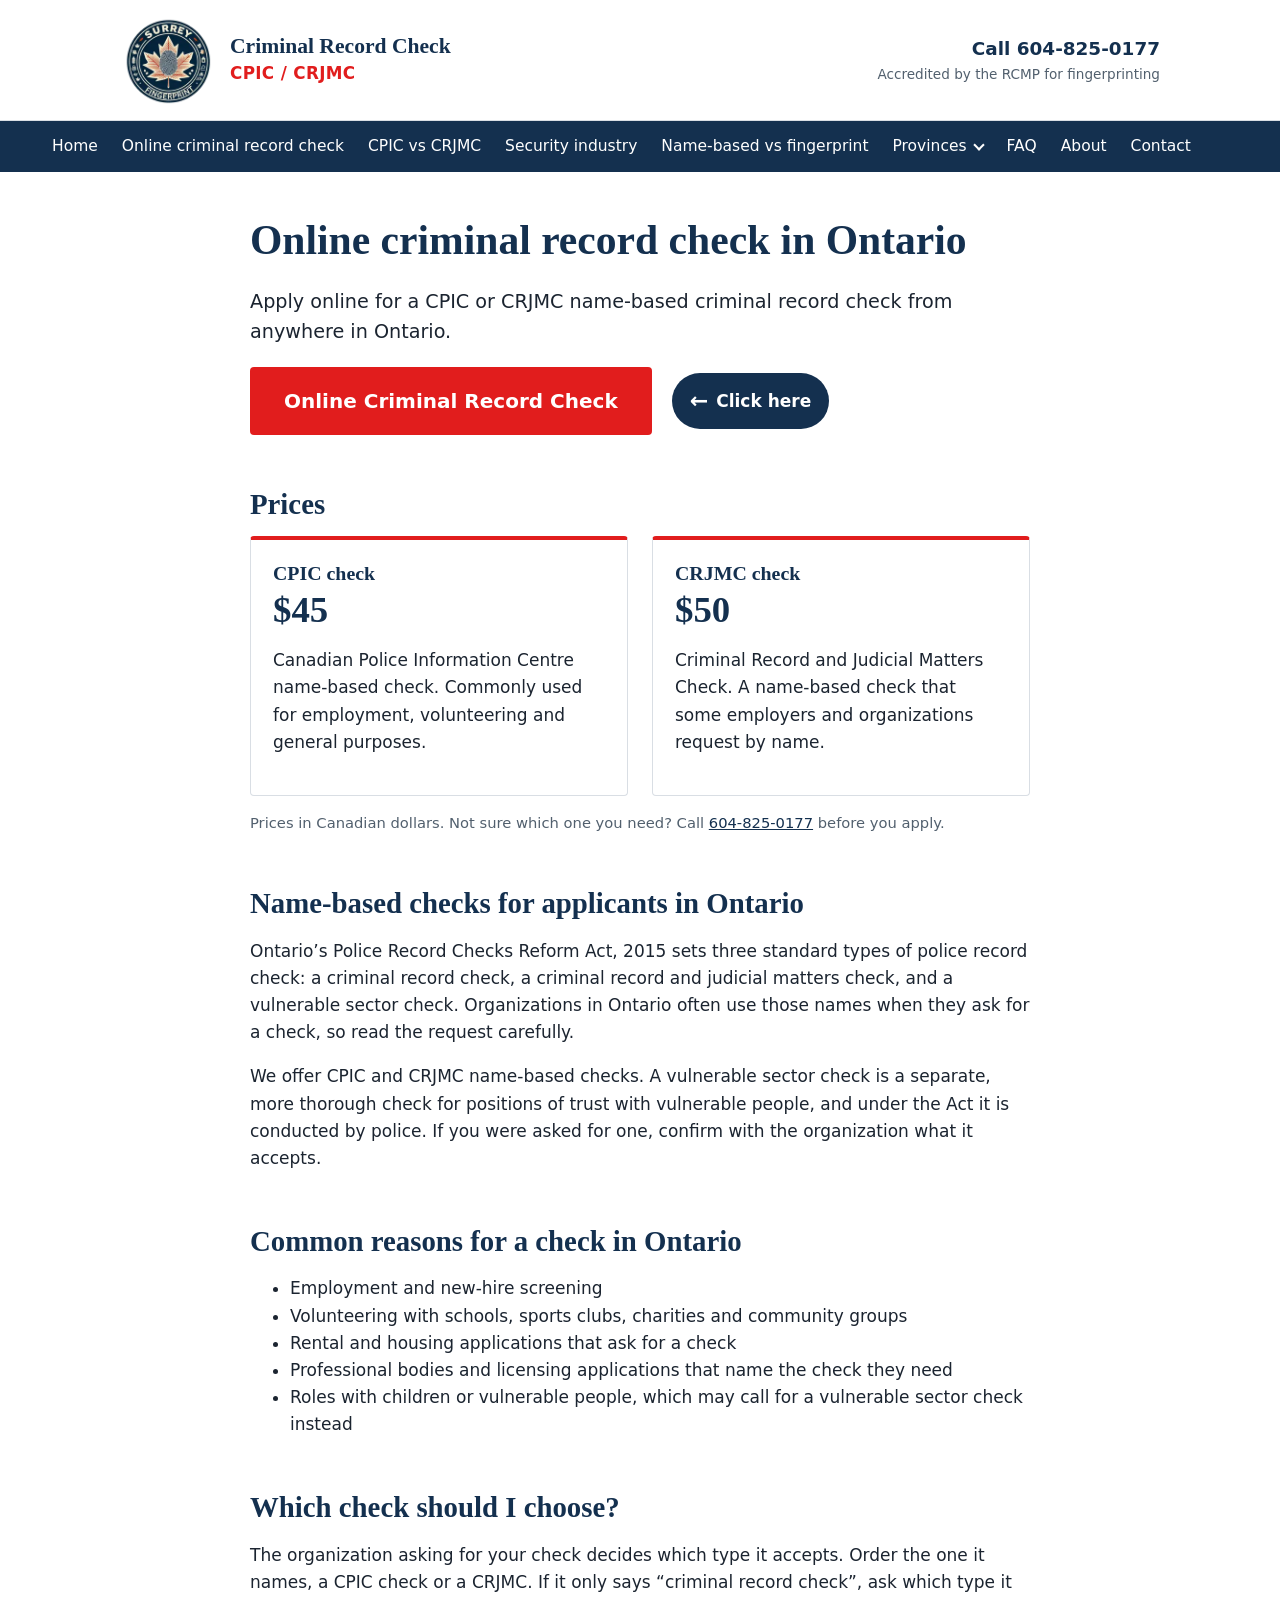
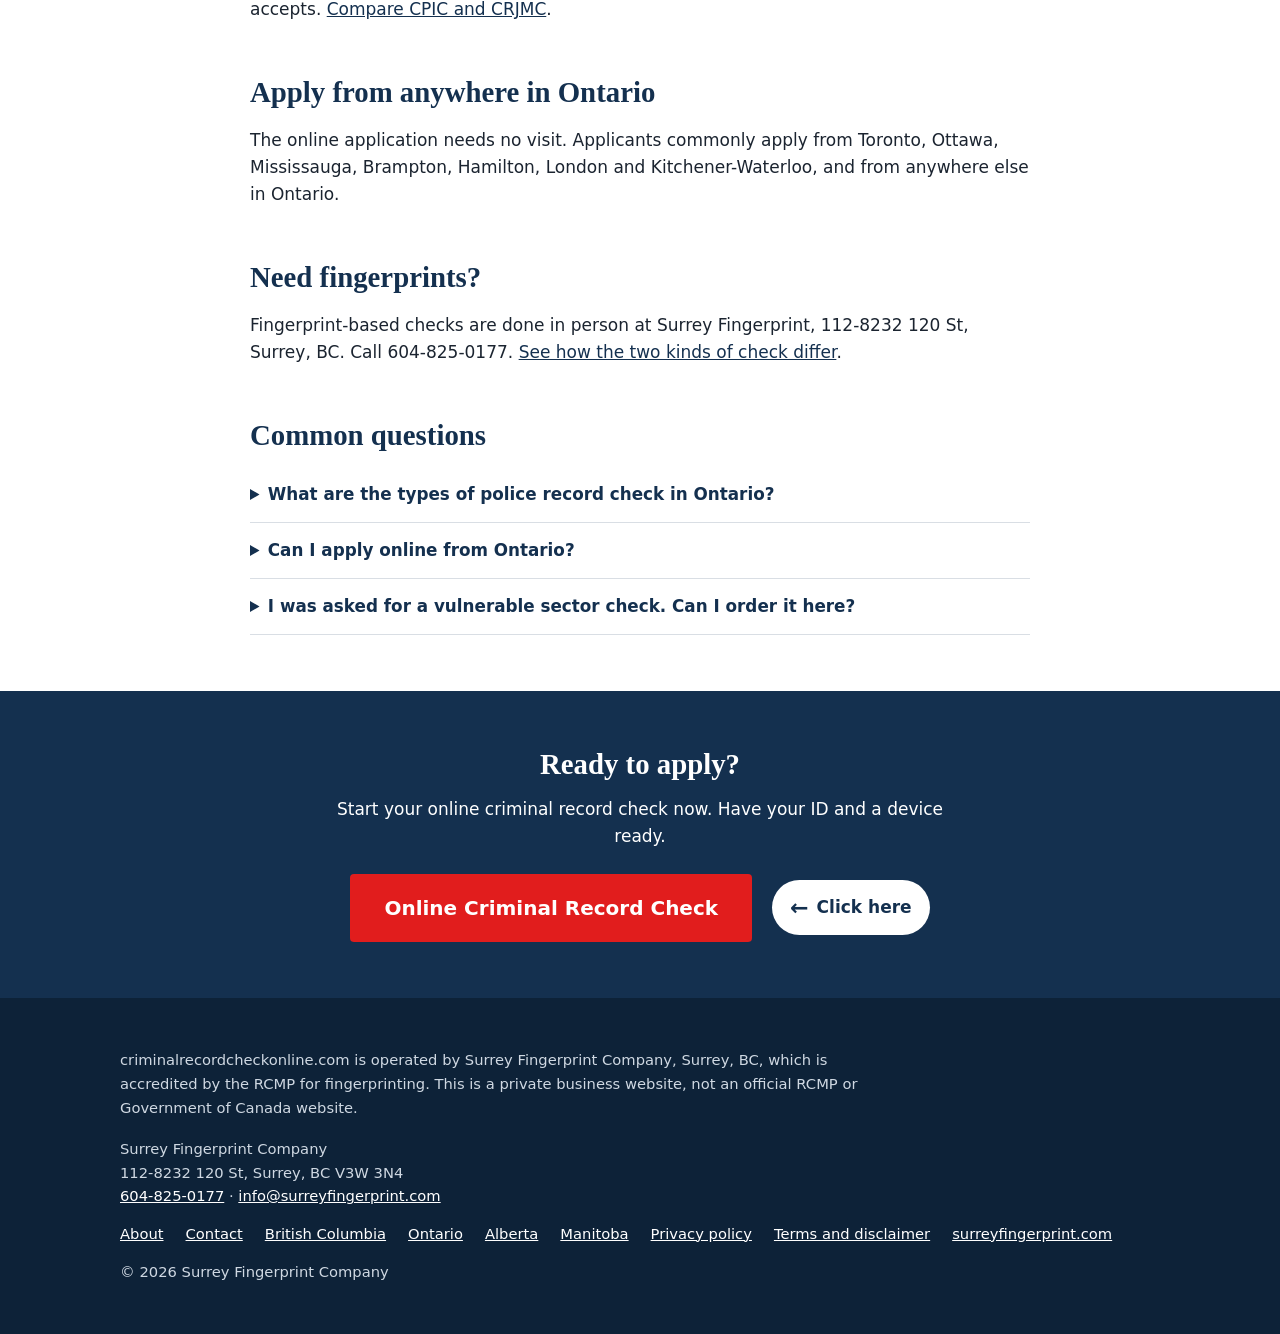
<file: criminal-record-check-ontario/index.html>
<!DOCTYPE html>
<html lang="en-CA"><head><meta charset="utf-8"><meta name="viewport" content="width=device-width, initial-scale=1">
<title>Online Criminal Record Check in Ontario | CPIC & CRJMC</title><meta name="description" content="Apply online for a CPIC ($45) or CRJMC ($50) criminal record check in Ontario. Serving Toronto, Ottawa, Mississauga, Hamilton, London and all of Ontario."><link rel="canonical" href="https://criminalrecordcheckonline.com/criminal-record-check-ontario/">
<meta property="og:title" content="Online Criminal Record Check in Ontario | CPIC & CRJMC"><meta property="og:description" content="Apply online for a CPIC ($45) or CRJMC ($50) criminal record check in Ontario. Serving Toronto, Ottawa, Mississauga, Hamilton, London and all of Ontario."><meta property="og:type" content="article"><meta property="og:url" content="https://criminalrecordcheckonline.com/criminal-record-check-ontario/"><meta property="og:image" content="https://criminalrecordcheckonline.com/assets/og-image.jpg"><meta property="og:image:width" content="1200"><meta property="og:image:height" content="630"><meta name="twitter:card" content="summary_large_image">
<link rel="icon" type="image/png" sizes="32x32" href="/assets/favicon-32.png"><link rel="apple-touch-icon" href="/assets/apple-touch-icon.png"><meta name="theme-color" content="#14304f"><link rel="stylesheet" href="/assets/style.css?v=3"><script type="application/ld+json">{"@context": "https://schema.org", "@type": "FAQPage", "mainEntity": [{"@type": "Question", "name": "What are the types of police record check in Ontario?", "acceptedAnswer": {"@type": "Answer", "text": "Ontario&rsquo;s Police Record Checks Reform Act, 2015 sets three: a criminal record check, a criminal record and judicial matters check, and a vulnerable sector check."}}, {"@type": "Question", "name": "Can I apply online from Ontario?", "acceptedAnswer": {"@type": "Answer", "text": "Yes. You can apply online for a CPIC or CRJMC name-based check from anywhere in Ontario. Ask the organization requesting it whether it accepts the result of an online check."}}, {"@type": "Question", "name": "I was asked for a vulnerable sector check. Can I order it here?", "acceptedAnswer": {"@type": "Answer", "text": "We offer CPIC and CRJMC checks. A vulnerable sector check is a separate check conducted by police, so confirm with the organization what it will accept before you order."}}]}</script><script type="application/ld+json">{"@context": "https://schema.org", "@type": "BreadcrumbList", "itemListElement": [{"@type": "ListItem", "position": 1, "name": "Home", "item": "https://criminalrecordcheckonline.com/"}, {"@type": "ListItem", "position": 2, "name": "Online criminal record check in Ontario", "item": "https://criminalrecordcheckonline.com/criminal-record-check-ontario/"}]}</script></head><body>
<a class="skip" href="#main">Skip to main content</a>
<header class="top"><div class="wrap">
<a class="brand" href="/" aria-label="Surrey Fingerprint, home"><img src="/assets/logo-192.webp" alt="Surrey Fingerprint logo" width="92" height="92"><div><b>Criminal Record Check</b><span>CPIC / CRJMC</span></div></a>
<div class="hdr-r"><a class="tel" href="tel:+16048250177">Call 604-825-0177</a><span class="acc">Accredited by the RCMP for fingerprinting</span></div>
</div></header>
<nav class="main" aria-label="Main"><div class="wrap"><button class="menu-btn" type="button" aria-expanded="false" aria-controls="menu"><span class="bars" aria-hidden="true"></span><span>Menu</span></button><ul id="menu">
<li><a href="/">Home</a></li><li><a href="/online-criminal-record-check/">Online criminal record check</a></li>
<li><a href="/cpic-vs-crjmc/">CPIC vs CRJMC</a></li><li><a href="/security-license-criminal-record-check/">Security industry</a></li>
<li><a href="/name-based-vs-fingerprint-check/">Name-based vs fingerprint</a></li><li class="dd"><button class="dd-btn" type="button" aria-expanded="false" aria-haspopup="true" aria-controls="dd-prov">Provinces</button><ul class="dd-menu" id="dd-prov"><li><a href="/criminal-record-check-bc/">British Columbia</a></li><li><a href="/criminal-record-check-ontario/">Ontario</a></li><li><a href="/criminal-record-check-alberta/">Alberta</a></li><li><a href="/criminal-record-check-manitoba/">Manitoba</a></li></ul></li><li><a href="/faq/">FAQ</a></li><li><a href="/about/">About</a></li><li><a href="/contact/">Contact</a></li>
</ul></div></nav>
<main id="main"><section class="page"><div class="wrap"><h1>Online criminal record check in Ontario</h1><p class="lead">Apply online for a CPIC or CRJMC name-based criminal record check from anywhere in Ontario.</p><div class="cta-row"><a class="btn" href="https://everify.reliabilityscreening.ca/background-check/surrey-fp" rel="noopener" data-track>Online Criminal Record Check</a><a class="pill" href="https://everify.reliabilityscreening.ca/background-check/surrey-fp" rel="noopener" data-track>Click here</a></div>
<h2>Prices</h2><div class="prices">
<div class="card"><h3>CPIC check</h3><div class="amt">$45</div><p>Canadian Police Information Centre name-based check. Commonly used for employment, volunteering and general purposes.</p></div>
<div class="card"><h3>CRJMC check</h3><div class="amt">$50</div><p>Criminal Record and Judicial Matters Check. A name-based check that some employers and organizations request by name.</p></div>
</div><p class="fine">Prices in Canadian dollars. Not sure which one you need? Call <a href="tel:+16048250177">604-825-0177</a> before you apply.</p>
<h2>Name-based checks for applicants in Ontario</h2><p>Ontario&rsquo;s Police Record Checks Reform Act, 2015 sets three standard types of police record check: a criminal record check, a criminal record and judicial matters check, and a vulnerable sector check. Organizations in Ontario often use those names when they ask for a check, so read the request carefully.</p><p>We offer CPIC and CRJMC name-based checks. A vulnerable sector check is a separate, more thorough check for positions of trust with vulnerable people, and under the Act it is conducted by police. If you were asked for one, confirm with the organization what it accepts.</p>
<h2>Common reasons for a check in Ontario</h2><ul><li>Employment and new-hire screening</li><li>Volunteering with schools, sports clubs, charities and community groups</li><li>Rental and housing applications that ask for a check</li><li>Professional bodies and licensing applications that name the check they need</li><li>Roles with children or vulnerable people, which may call for a vulnerable sector check instead</li></ul>
<h2>Which check should I choose?</h2>
<p>The organization asking for your check decides which type it accepts. Order the one it names, a CPIC check or a CRJMC. If it only says &ldquo;criminal record check&rdquo;, ask which type it accepts. <a href="/cpic-vs-crjmc/">Compare CPIC and CRJMC</a>.</p>

<h2>Apply from anywhere in Ontario</h2>
<p>The online application needs no visit. Applicants commonly apply from Toronto, Ottawa, Mississauga, Brampton, Hamilton, London and Kitchener-Waterloo, and from anywhere else in Ontario.</p>
<h2>Need fingerprints?</h2><p>Fingerprint-based checks are done in person at Surrey Fingerprint, 112-8232 120 St, Surrey, BC. Call 604-825-0177. <a href="/name-based-vs-fingerprint-check/">See how the two kinds of check differ</a>.</p>
<h2>Common questions</h2><details><summary>What are the types of police record check in Ontario?</summary><p>Ontario&rsquo;s Police Record Checks Reform Act, 2015 sets three: a criminal record check, a criminal record and judicial matters check, and a vulnerable sector check.</p></details><details><summary>Can I apply online from Ontario?</summary><p>Yes. You can apply online for a CPIC or CRJMC name-based check from anywhere in Ontario. Ask the organization requesting it whether it accepts the result of an online check.</p></details><details><summary>I was asked for a vulnerable sector check. Can I order it here?</summary><p>We offer CPIC and CRJMC checks. A vulnerable sector check is a separate check conducted by police, so confirm with the organization what it will accept before you order.</p></details></div></section>
<section class="cta2"><div class="wrap"><h2>Ready to apply?</h2><p>Start your online criminal record check now. Have your ID and a device ready.</p><div class="cta-row"><a class="btn" href="https://everify.reliabilityscreening.ca/background-check/surrey-fp" rel="noopener" data-track>Online Criminal Record Check</a><a class="pill" href="https://everify.reliabilityscreening.ca/background-check/surrey-fp" rel="noopener" data-track>Click here</a></div></div></section></main>
<footer><div class="wrap">
<p class="disc">criminalrecordcheckonline.com is operated by Surrey Fingerprint Company, Surrey, BC, which is accredited by the RCMP for fingerprinting. This is a private business website, not an official RCMP or Government of Canada website.</p>
<address>Surrey Fingerprint Company<br>112-8232 120 St, Surrey, BC V3W 3N4<br><a href="tel:+16048250177">604-825-0177</a> · <a href="mailto:info@surreyfingerprint.com">info@surreyfingerprint.com</a></address>
<ul><li><a href="/about/">About</a></li><li><a href="/contact/">Contact</a></li><li><a href="/criminal-record-check-bc/">British Columbia</a></li><li><a href="/criminal-record-check-ontario/">Ontario</a></li><li><a href="/criminal-record-check-alberta/">Alberta</a></li><li><a href="/criminal-record-check-manitoba/">Manitoba</a></li><li><a href="/privacy/">Privacy policy</a></li><li><a href="/terms/">Terms and disclaimer</a></li><li><a href="https://surreyfingerprint.com">surreyfingerprint.com</a></li></ul>
<p>&copy; <span id="yr">2026</span> Surrey Fingerprint Company</p>
</div></footer>
<script>
(function(){
  document.getElementById('yr').textContent=new Date().getFullYear();
  var buttons=document.querySelectorAll('#start-check,[data-track]');
  buttons.forEach(function(b){
    b.addEventListener('click',function(){
      try{
        var data=JSON.stringify({page:location.pathname,ref:document.referrer||'',t:Date.now()});
        navigator.sendBeacon('/api/click',new Blob([data],{type:'application/json'}));
      }catch(e){}
    });
  });
})();
</script><script>(function(){var b=document.querySelector(".menu-btn"),n=document.querySelector("nav.main");if(!b)return;function c(){n.classList.remove("open");b.setAttribute("aria-expanded","false")}b.addEventListener("click",function(){var o=n.classList.toggle("open");b.setAttribute("aria-expanded",String(o))});document.addEventListener("keydown",function(e){if(e.key==="Escape"&&n.classList.contains("open")){c();b.focus()}})})();</script>
<script>(function(){var d=document.querySelector(".dd"),b=d&&d.querySelector(".dd-btn");if(!b)return;function s(o){d.classList.toggle("open",o);b.setAttribute("aria-expanded",String(o))}b.addEventListener("click",function(e){e.stopPropagation();s(!d.classList.contains("open"))});document.addEventListener("click",function(e){if(!d.contains(e.target))s(false)});document.addEventListener("keydown",function(e){if(e.key==="Escape"&&d.classList.contains("open")){s(false);b.focus()}})})();</script>
</body></html>
</file>
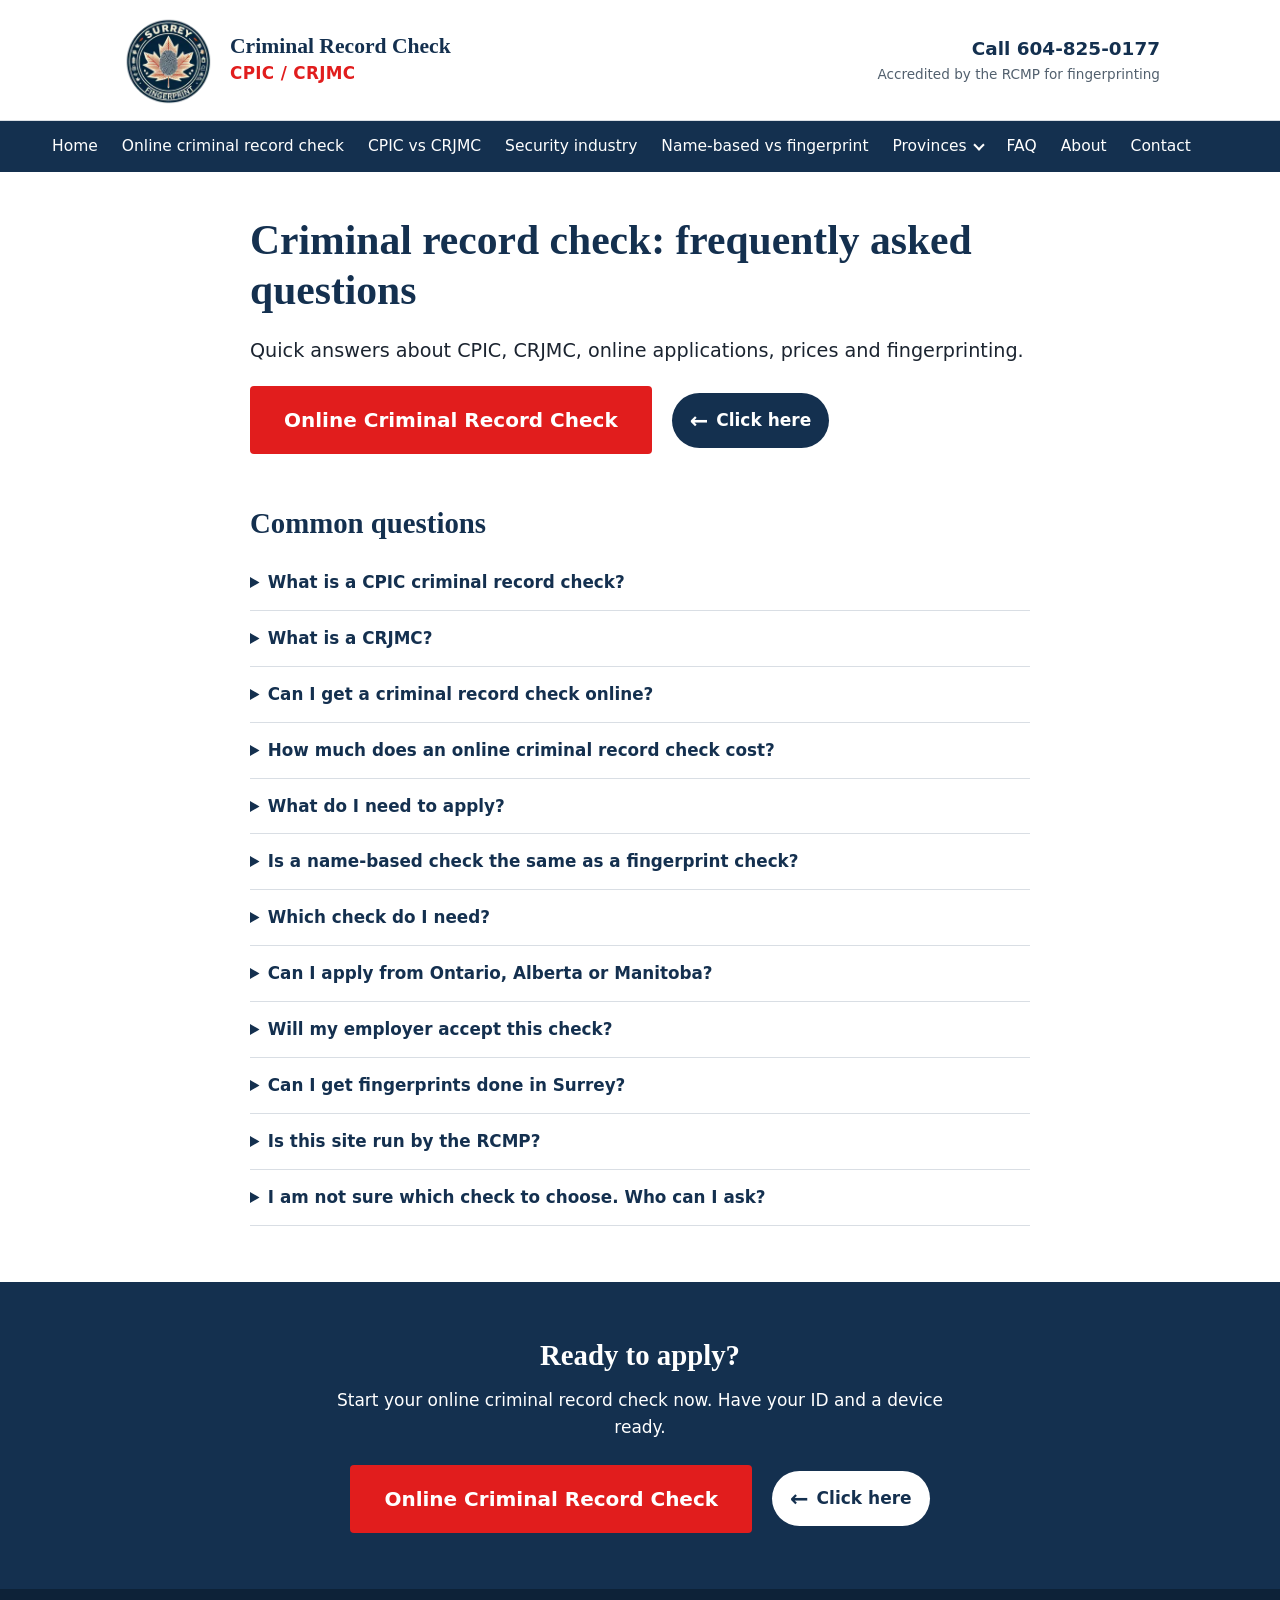
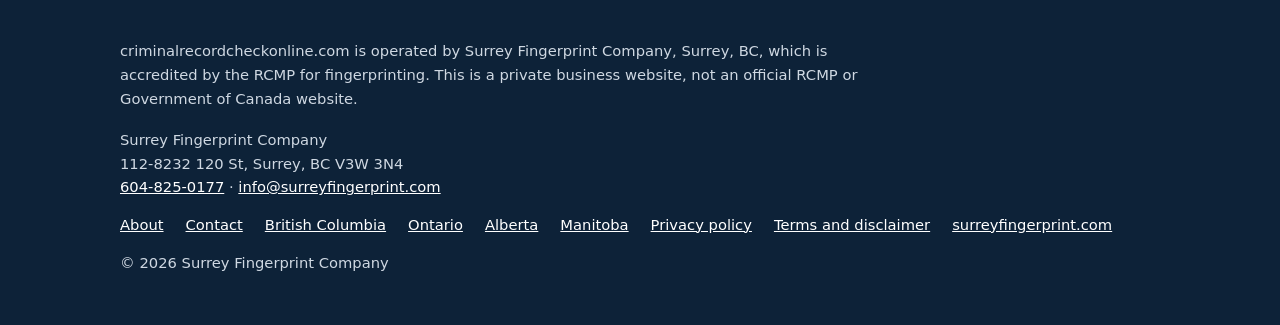
<file: faq/index.html>
<!DOCTYPE html>
<html lang="en-CA"><head><meta charset="utf-8"><meta name="viewport" content="width=device-width, initial-scale=1">
<title>Criminal Record Check FAQ: CPIC, CRJMC, Online & Fingerprint Checks</title><meta name="description" content="Answers to common questions about CPIC and CRJMC criminal record checks, online applications, prices, provinces and fingerprinting in Canada."><link rel="canonical" href="https://criminalrecordcheckonline.com/faq/">
<meta property="og:title" content="Criminal Record Check FAQ: CPIC, CRJMC, Online & Fingerprint Checks"><meta property="og:description" content="Answers to common questions about CPIC and CRJMC criminal record checks, online applications, prices, provinces and fingerprinting in Canada."><meta property="og:type" content="article"><meta property="og:url" content="https://criminalrecordcheckonline.com/faq/"><meta property="og:image" content="https://criminalrecordcheckonline.com/assets/og-image.jpg"><meta property="og:image:width" content="1200"><meta property="og:image:height" content="630"><meta name="twitter:card" content="summary_large_image">
<link rel="icon" type="image/png" sizes="32x32" href="/assets/favicon-32.png"><link rel="apple-touch-icon" href="/assets/apple-touch-icon.png"><meta name="theme-color" content="#14304f"><link rel="stylesheet" href="/assets/style.css?v=3"><script type="application/ld+json">{"@context": "https://schema.org", "@type": "FAQPage", "mainEntity": [{"@type": "Question", "name": "What is a CPIC criminal record check?", "acceptedAnswer": {"@type": "Answer", "text": "CPIC stands for Canadian Police Information Centre, the national system police services use to share criminal record information. A CPIC-based check searches it using your name and date of birth."}}, {"@type": "Question", "name": "What is a CRJMC?", "acceptedAnswer": {"@type": "Answer", "text": "CRJMC stands for Criminal Record and Judicial Matters Check, a name-based check that some employers and organizations request by name. Confirm the exact requirement with the organization asking for it."}}, {"@type": "Question", "name": "Can I get a criminal record check online?", "acceptedAnswer": {"@type": "Answer", "text": "Yes. A name-based check can be requested online by completing a secure application and verifying your identity, with no in-person visit."}}, {"@type": "Question", "name": "How much does an online criminal record check cost?", "acceptedAnswer": {"@type": "Answer", "text": "A CPIC check is $45 and a CRJMC check is $50, in Canadian dollars."}}, {"@type": "Question", "name": "What do I need to apply?", "acceptedAnswer": {"@type": "Answer", "text": "A device with an internet connection, your personal details and government-issued ID."}}, {"@type": "Question", "name": "Is a name-based check the same as a fingerprint check?", "acceptedAnswer": {"@type": "Answer", "text": "No. A name-based check uses your name and date of birth. A fingerprint-based check uses your fingerprints and is the more definitive option. Read the comparison."}}, {"@type": "Question", "name": "Which check do I need?", "acceptedAnswer": {"@type": "Answer", "text": "The organization asking for the check decides. Ask which type it accepts: CPIC ($45) or CRJMC ($50)."}}, {"@type": "Question", "name": "Can I apply from Ontario, Alberta or Manitoba?", "acceptedAnswer": {"@type": "Answer", "text": "Yes. The online application is open across Canada. Ask the organization requesting your check which result it accepts."}}, {"@type": "Question", "name": "Will my employer accept this check?", "acceptedAnswer": {"@type": "Answer", "text": "That is your employer&rsquo;s decision. Ask which type of check it accepts before you apply."}}, {"@type": "Question", "name": "Can I get fingerprints done in Surrey?", "acceptedAnswer": {"@type": "Answer", "text": "Yes. Surrey Fingerprint offers digital and ink-and-roll fingerprinting at 112-8232 120 St, Surrey, BC. Call 604-825-0177."}}, {"@type": "Question", "name": "Is this site run by the RCMP?", "acceptedAnswer": {"@type": "Answer", "text": "No. This site is operated by Surrey Fingerprint Company, a private business accredited by the RCMP for fingerprinting. It is not an official RCMP or Government of Canada website."}}, {"@type": "Question", "name": "I am not sure which check to choose. Who can I ask?", "acceptedAnswer": {"@type": "Answer", "text": "Call us on 604-825-0177 or email info@surreyfingerprint.com before you apply."}}]}</script><script type="application/ld+json">{"@context": "https://schema.org", "@type": "BreadcrumbList", "itemListElement": [{"@type": "ListItem", "position": 1, "name": "Home", "item": "https://criminalrecordcheckonline.com/"}, {"@type": "ListItem", "position": 2, "name": "Criminal record check: frequently asked questions", "item": "https://criminalrecordcheckonline.com/faq/"}]}</script></head><body>
<a class="skip" href="#main">Skip to main content</a>
<header class="top"><div class="wrap">
<a class="brand" href="/" aria-label="Surrey Fingerprint, home"><img src="/assets/logo-192.webp" alt="Surrey Fingerprint logo" width="92" height="92"><div><b>Criminal Record Check</b><span>CPIC / CRJMC</span></div></a>
<div class="hdr-r"><a class="tel" href="tel:+16048250177">Call 604-825-0177</a><span class="acc">Accredited by the RCMP for fingerprinting</span></div>
</div></header>
<nav class="main" aria-label="Main"><div class="wrap"><button class="menu-btn" type="button" aria-expanded="false" aria-controls="menu"><span class="bars" aria-hidden="true"></span><span>Menu</span></button><ul id="menu">
<li><a href="/">Home</a></li><li><a href="/online-criminal-record-check/">Online criminal record check</a></li>
<li><a href="/cpic-vs-crjmc/">CPIC vs CRJMC</a></li><li><a href="/security-license-criminal-record-check/">Security industry</a></li>
<li><a href="/name-based-vs-fingerprint-check/">Name-based vs fingerprint</a></li><li class="dd"><button class="dd-btn" type="button" aria-expanded="false" aria-haspopup="true" aria-controls="dd-prov">Provinces</button><ul class="dd-menu" id="dd-prov"><li><a href="/criminal-record-check-bc/">British Columbia</a></li><li><a href="/criminal-record-check-ontario/">Ontario</a></li><li><a href="/criminal-record-check-alberta/">Alberta</a></li><li><a href="/criminal-record-check-manitoba/">Manitoba</a></li></ul></li><li><a href="/faq/">FAQ</a></li><li><a href="/about/">About</a></li><li><a href="/contact/">Contact</a></li>
</ul></div></nav>
<main id="main"><section class="page"><div class="wrap"><h1>Criminal record check: frequently asked questions</h1><p class="lead">Quick answers about CPIC, CRJMC, online applications, prices and fingerprinting.</p><div class="cta-row"><a class="btn" href="https://everify.reliabilityscreening.ca/background-check/surrey-fp" rel="noopener" data-track>Online Criminal Record Check</a><a class="pill" href="https://everify.reliabilityscreening.ca/background-check/surrey-fp" rel="noopener" data-track>Click here</a></div>

<h2>Common questions</h2><details><summary>What is a CPIC criminal record check?</summary><p>CPIC stands for Canadian Police Information Centre, the national system police services use to share criminal record information. A CPIC-based check searches it using your name and date of birth.</p></details><details><summary>What is a CRJMC?</summary><p>CRJMC stands for Criminal Record and Judicial Matters Check, a name-based check that some employers and organizations request by name. Confirm the exact requirement with the organization asking for it.</p></details><details><summary>Can I get a criminal record check online?</summary><p>Yes. A name-based check can be requested online by completing a secure application and verifying your identity, with no in-person visit.</p></details><details><summary>How much does an online criminal record check cost?</summary><p>A CPIC check is $45 and a CRJMC check is $50, in Canadian dollars.</p></details><details><summary>What do I need to apply?</summary><p>A device with an internet connection, your personal details and government-issued ID.</p></details><details><summary>Is a name-based check the same as a fingerprint check?</summary><p>No. A name-based check uses your name and date of birth. A fingerprint-based check uses your fingerprints and is the more definitive option. <a href="/name-based-vs-fingerprint-check/">Read the comparison</a>.</p></details><details><summary>Which check do I need?</summary><p>The organization asking for the check decides. Ask which type it accepts: CPIC ($45) or CRJMC ($50).</p></details><details><summary>Can I apply from Ontario, Alberta or Manitoba?</summary><p>Yes. The online application is open across Canada. Ask the organization requesting your check which result it accepts.</p></details><details><summary>Will my employer accept this check?</summary><p>That is your employer&rsquo;s decision. Ask which type of check it accepts before you apply.</p></details><details><summary>Can I get fingerprints done in Surrey?</summary><p>Yes. Surrey Fingerprint offers digital and ink-and-roll fingerprinting at 112-8232 120 St, Surrey, BC. Call 604-825-0177.</p></details><details><summary>Is this site run by the RCMP?</summary><p>No. This site is operated by Surrey Fingerprint Company, a private business accredited by the RCMP for fingerprinting. It is not an official RCMP or Government of Canada website.</p></details><details><summary>I am not sure which check to choose. Who can I ask?</summary><p>Call us on 604-825-0177 or email info@surreyfingerprint.com before you apply.</p></details></div></section>
<section class="cta2"><div class="wrap"><h2>Ready to apply?</h2><p>Start your online criminal record check now. Have your ID and a device ready.</p><div class="cta-row"><a class="btn" href="https://everify.reliabilityscreening.ca/background-check/surrey-fp" rel="noopener" data-track>Online Criminal Record Check</a><a class="pill" href="https://everify.reliabilityscreening.ca/background-check/surrey-fp" rel="noopener" data-track>Click here</a></div></div></section></main>
<footer><div class="wrap">
<p class="disc">criminalrecordcheckonline.com is operated by Surrey Fingerprint Company, Surrey, BC, which is accredited by the RCMP for fingerprinting. This is a private business website, not an official RCMP or Government of Canada website.</p>
<address>Surrey Fingerprint Company<br>112-8232 120 St, Surrey, BC V3W 3N4<br><a href="tel:+16048250177">604-825-0177</a> · <a href="mailto:info@surreyfingerprint.com">info@surreyfingerprint.com</a></address>
<ul><li><a href="/about/">About</a></li><li><a href="/contact/">Contact</a></li><li><a href="/criminal-record-check-bc/">British Columbia</a></li><li><a href="/criminal-record-check-ontario/">Ontario</a></li><li><a href="/criminal-record-check-alberta/">Alberta</a></li><li><a href="/criminal-record-check-manitoba/">Manitoba</a></li><li><a href="/privacy/">Privacy policy</a></li><li><a href="/terms/">Terms and disclaimer</a></li><li><a href="https://surreyfingerprint.com">surreyfingerprint.com</a></li></ul>
<p>&copy; <span id="yr">2026</span> Surrey Fingerprint Company</p>
</div></footer>
<script>
(function(){
  document.getElementById('yr').textContent=new Date().getFullYear();
  var buttons=document.querySelectorAll('#start-check,[data-track]');
  buttons.forEach(function(b){
    b.addEventListener('click',function(){
      try{
        var data=JSON.stringify({page:location.pathname,ref:document.referrer||'',t:Date.now()});
        navigator.sendBeacon('/api/click',new Blob([data],{type:'application/json'}));
      }catch(e){}
    });
  });
})();
</script><script>(function(){var b=document.querySelector(".menu-btn"),n=document.querySelector("nav.main");if(!b)return;function c(){n.classList.remove("open");b.setAttribute("aria-expanded","false")}b.addEventListener("click",function(){var o=n.classList.toggle("open");b.setAttribute("aria-expanded",String(o))});document.addEventListener("keydown",function(e){if(e.key==="Escape"&&n.classList.contains("open")){c();b.focus()}})})();</script>
<script>(function(){var d=document.querySelector(".dd"),b=d&&d.querySelector(".dd-btn");if(!b)return;function s(o){d.classList.toggle("open",o);b.setAttribute("aria-expanded",String(o))}b.addEventListener("click",function(e){e.stopPropagation();s(!d.classList.contains("open"))});document.addEventListener("click",function(e){if(!d.contains(e.target))s(false)});document.addEventListener("keydown",function(e){if(e.key==="Escape"&&d.classList.contains("open")){s(false);b.focus()}})})();</script>
</body></html>
</file>
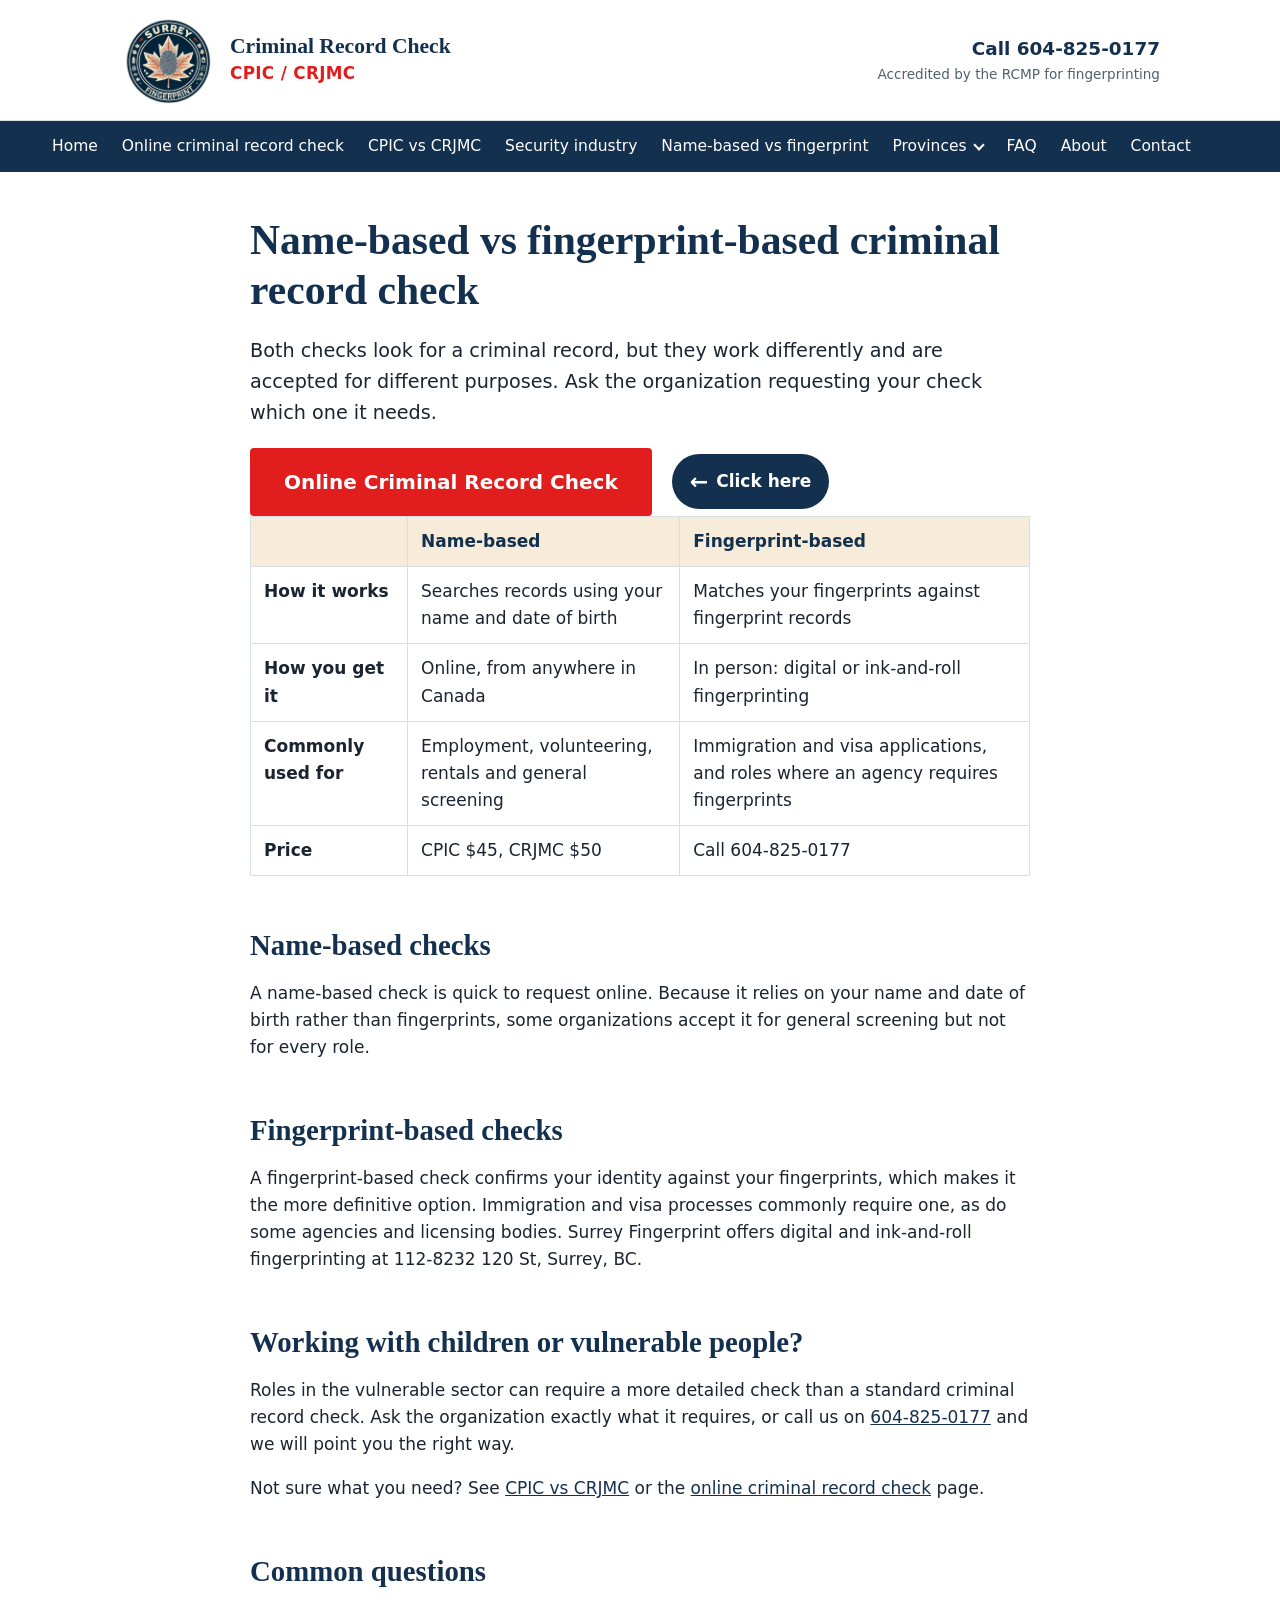
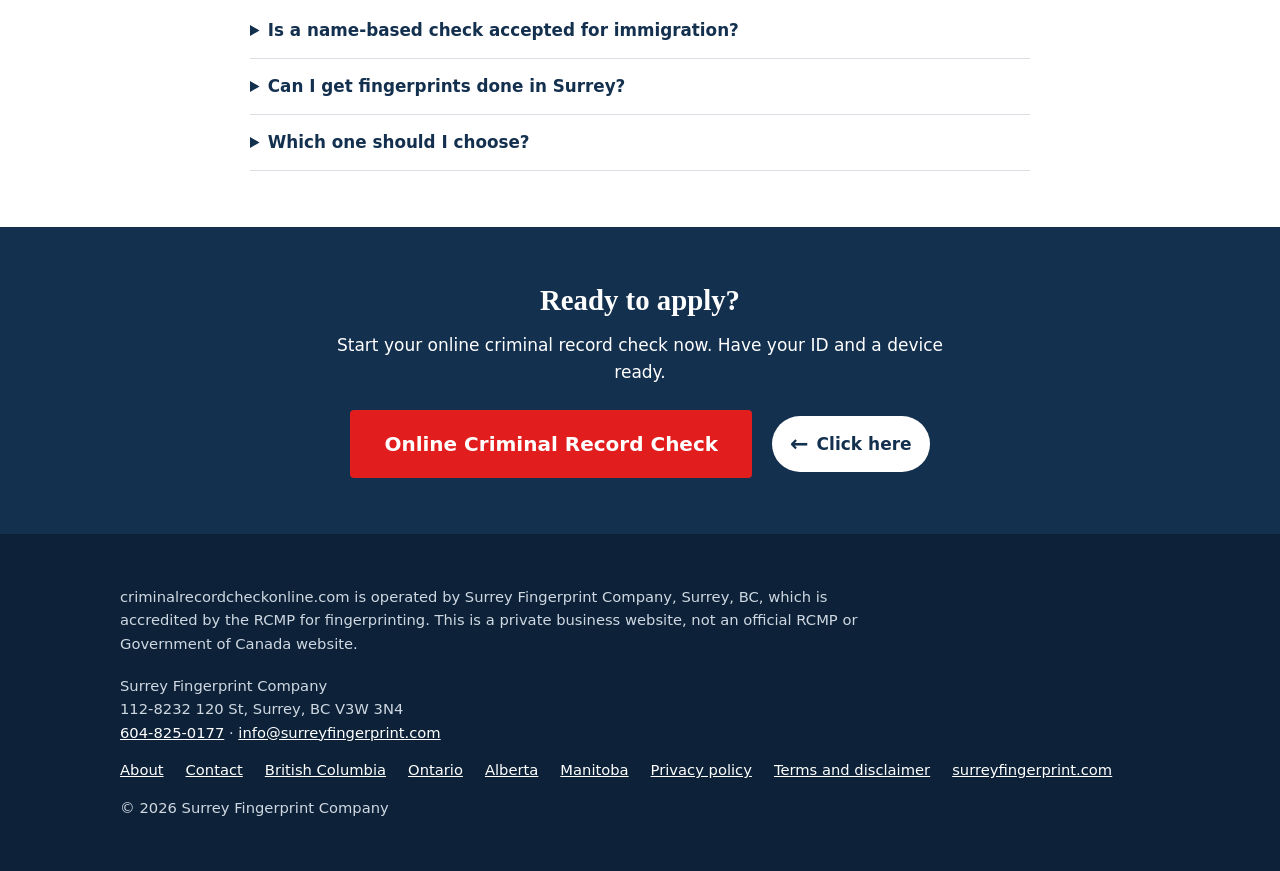
<file: name-based-vs-fingerprint-check/index.html>
<!DOCTYPE html>
<html lang="en-CA"><head><meta charset="utf-8"><meta name="viewport" content="width=device-width, initial-scale=1">
<title>Name-Based vs Fingerprint Criminal Record Check in Canada</title><meta name="description" content="Name-based vs fingerprint-based criminal record checks in Canada. Learn the differences, when each is required, and how to get either in Surrey, BC or online."><link rel="canonical" href="https://criminalrecordcheckonline.com/name-based-vs-fingerprint-check/">
<meta property="og:title" content="Name-Based vs Fingerprint Criminal Record Check in Canada"><meta property="og:description" content="Name-based vs fingerprint-based criminal record checks in Canada. Learn the differences, when each is required, and how to get either in Surrey, BC or online."><meta property="og:type" content="article"><meta property="og:url" content="https://criminalrecordcheckonline.com/name-based-vs-fingerprint-check/"><meta property="og:image" content="https://criminalrecordcheckonline.com/assets/og-image.jpg"><meta property="og:image:width" content="1200"><meta property="og:image:height" content="630"><meta name="twitter:card" content="summary_large_image">
<link rel="icon" type="image/png" sizes="32x32" href="/assets/favicon-32.png"><link rel="apple-touch-icon" href="/assets/apple-touch-icon.png"><meta name="theme-color" content="#14304f"><link rel="stylesheet" href="/assets/style.css?v=3"><script type="application/ld+json">{"@context": "https://schema.org", "@type": "FAQPage", "mainEntity": [{"@type": "Question", "name": "Is a name-based check accepted for immigration?", "acceptedAnswer": {"@type": "Answer", "text": "Immigration and visa processes commonly require a fingerprint-based check. Check the instructions for your specific application."}}, {"@type": "Question", "name": "Can I get fingerprints done in Surrey?", "acceptedAnswer": {"@type": "Answer", "text": "Yes. Surrey Fingerprint offers digital and ink-and-roll fingerprinting at 112-8232 120 St, Surrey, BC. Call 604-825-0177."}}, {"@type": "Question", "name": "Which one should I choose?", "acceptedAnswer": {"@type": "Answer", "text": "Choose whichever your employer, agency or licensing body names. If the request is unclear, ask them before paying."}}]}</script><script type="application/ld+json">{"@context": "https://schema.org", "@type": "BreadcrumbList", "itemListElement": [{"@type": "ListItem", "position": 1, "name": "Home", "item": "https://criminalrecordcheckonline.com/"}, {"@type": "ListItem", "position": 2, "name": "Name-based vs fingerprint-based criminal record check", "item": "https://criminalrecordcheckonline.com/name-based-vs-fingerprint-check/"}]}</script></head><body>
<a class="skip" href="#main">Skip to main content</a>
<header class="top"><div class="wrap">
<a class="brand" href="/" aria-label="Surrey Fingerprint, home"><img src="/assets/logo-192.webp" alt="Surrey Fingerprint logo" width="92" height="92"><div><b>Criminal Record Check</b><span>CPIC / CRJMC</span></div></a>
<div class="hdr-r"><a class="tel" href="tel:+16048250177">Call 604-825-0177</a><span class="acc">Accredited by the RCMP for fingerprinting</span></div>
</div></header>
<nav class="main" aria-label="Main"><div class="wrap"><button class="menu-btn" type="button" aria-expanded="false" aria-controls="menu"><span class="bars" aria-hidden="true"></span><span>Menu</span></button><ul id="menu">
<li><a href="/">Home</a></li><li><a href="/online-criminal-record-check/">Online criminal record check</a></li>
<li><a href="/cpic-vs-crjmc/">CPIC vs CRJMC</a></li><li><a href="/security-license-criminal-record-check/">Security industry</a></li>
<li><a href="/name-based-vs-fingerprint-check/">Name-based vs fingerprint</a></li><li class="dd"><button class="dd-btn" type="button" aria-expanded="false" aria-haspopup="true" aria-controls="dd-prov">Provinces</button><ul class="dd-menu" id="dd-prov"><li><a href="/criminal-record-check-bc/">British Columbia</a></li><li><a href="/criminal-record-check-ontario/">Ontario</a></li><li><a href="/criminal-record-check-alberta/">Alberta</a></li><li><a href="/criminal-record-check-manitoba/">Manitoba</a></li></ul></li><li><a href="/faq/">FAQ</a></li><li><a href="/about/">About</a></li><li><a href="/contact/">Contact</a></li>
</ul></div></nav>
<main id="main"><section class="page"><div class="wrap"><h1>Name-based vs fingerprint-based criminal record check</h1><p class="lead">Both checks look for a criminal record, but they work differently and are accepted for different purposes. Ask the organization requesting your check which one it needs.</p><div class="cta-row"><a class="btn" href="https://everify.reliabilityscreening.ca/background-check/surrey-fp" rel="noopener" data-track>Online Criminal Record Check</a><a class="pill" href="https://everify.reliabilityscreening.ca/background-check/surrey-fp" rel="noopener" data-track>Click here</a></div>
<div class="tw"><table>
<tr><th></th><th>Name-based</th><th>Fingerprint-based</th></tr>
<tr><td><b>How it works</b></td><td>Searches records using your name and date of birth</td><td>Matches your fingerprints against fingerprint records</td></tr>
<tr><td><b>How you get it</b></td><td>Online, from anywhere in Canada</td><td>In person: digital or ink-and-roll fingerprinting</td></tr>
<tr><td><b>Commonly used for</b></td><td>Employment, volunteering, rentals and general screening</td><td>Immigration and visa applications, and roles where an agency requires fingerprints</td></tr>
<tr><td><b>Price</b></td><td>CPIC $45, CRJMC $50</td><td>Call 604-825-0177</td></tr>
</table></div>
<h2>Name-based checks</h2>
<p>A name-based check is quick to request online. Because it relies on your name and date of birth rather than fingerprints, some organizations accept it for general screening but not for every role.</p>
<h2>Fingerprint-based checks</h2>
<p>A fingerprint-based check confirms your identity against your fingerprints, which makes it the more definitive option. Immigration and visa processes commonly require one, as do some agencies and licensing bodies. Surrey Fingerprint offers digital and ink-and-roll fingerprinting at 112-8232 120 St, Surrey, BC.</p>
<h2>Working with children or vulnerable people?</h2>
<p>Roles in the vulnerable sector can require a more detailed check than a standard criminal record check. Ask the organization exactly what it requires, or call us on <a href="tel:+16048250177">604-825-0177</a> and we will point you the right way.</p>
<p>Not sure what you need? See <a href="/cpic-vs-crjmc/">CPIC vs CRJMC</a> or the <a href="/online-criminal-record-check/">online criminal record check</a> page.</p>
<h2>Common questions</h2><details><summary>Is a name-based check accepted for immigration?</summary><p>Immigration and visa processes commonly require a fingerprint-based check. Check the instructions for your specific application.</p></details><details><summary>Can I get fingerprints done in Surrey?</summary><p>Yes. Surrey Fingerprint offers digital and ink-and-roll fingerprinting at 112-8232 120 St, Surrey, BC. Call 604-825-0177.</p></details><details><summary>Which one should I choose?</summary><p>Choose whichever your employer, agency or licensing body names. If the request is unclear, ask them before paying.</p></details></div></section>
<section class="cta2"><div class="wrap"><h2>Ready to apply?</h2><p>Start your online criminal record check now. Have your ID and a device ready.</p><div class="cta-row"><a class="btn" href="https://everify.reliabilityscreening.ca/background-check/surrey-fp" rel="noopener" data-track>Online Criminal Record Check</a><a class="pill" href="https://everify.reliabilityscreening.ca/background-check/surrey-fp" rel="noopener" data-track>Click here</a></div></div></section></main>
<footer><div class="wrap">
<p class="disc">criminalrecordcheckonline.com is operated by Surrey Fingerprint Company, Surrey, BC, which is accredited by the RCMP for fingerprinting. This is a private business website, not an official RCMP or Government of Canada website.</p>
<address>Surrey Fingerprint Company<br>112-8232 120 St, Surrey, BC V3W 3N4<br><a href="tel:+16048250177">604-825-0177</a> · <a href="mailto:info@surreyfingerprint.com">info@surreyfingerprint.com</a></address>
<ul><li><a href="/about/">About</a></li><li><a href="/contact/">Contact</a></li><li><a href="/criminal-record-check-bc/">British Columbia</a></li><li><a href="/criminal-record-check-ontario/">Ontario</a></li><li><a href="/criminal-record-check-alberta/">Alberta</a></li><li><a href="/criminal-record-check-manitoba/">Manitoba</a></li><li><a href="/privacy/">Privacy policy</a></li><li><a href="/terms/">Terms and disclaimer</a></li><li><a href="https://surreyfingerprint.com">surreyfingerprint.com</a></li></ul>
<p>&copy; <span id="yr">2026</span> Surrey Fingerprint Company</p>
</div></footer>
<script>
(function(){
  document.getElementById('yr').textContent=new Date().getFullYear();
  var buttons=document.querySelectorAll('#start-check,[data-track]');
  buttons.forEach(function(b){
    b.addEventListener('click',function(){
      try{
        var data=JSON.stringify({page:location.pathname,ref:document.referrer||'',t:Date.now()});
        navigator.sendBeacon('/api/click',new Blob([data],{type:'application/json'}));
      }catch(e){}
    });
  });
})();
</script><script>(function(){var b=document.querySelector(".menu-btn"),n=document.querySelector("nav.main");if(!b)return;function c(){n.classList.remove("open");b.setAttribute("aria-expanded","false")}b.addEventListener("click",function(){var o=n.classList.toggle("open");b.setAttribute("aria-expanded",String(o))});document.addEventListener("keydown",function(e){if(e.key==="Escape"&&n.classList.contains("open")){c();b.focus()}})})();</script>
<script>(function(){var d=document.querySelector(".dd"),b=d&&d.querySelector(".dd-btn");if(!b)return;function s(o){d.classList.toggle("open",o);b.setAttribute("aria-expanded",String(o))}b.addEventListener("click",function(e){e.stopPropagation();s(!d.classList.contains("open"))});document.addEventListener("click",function(e){if(!d.contains(e.target))s(false)});document.addEventListener("keydown",function(e){if(e.key==="Escape"&&d.classList.contains("open")){s(false);b.focus()}})})();</script>
</body></html>
</file>
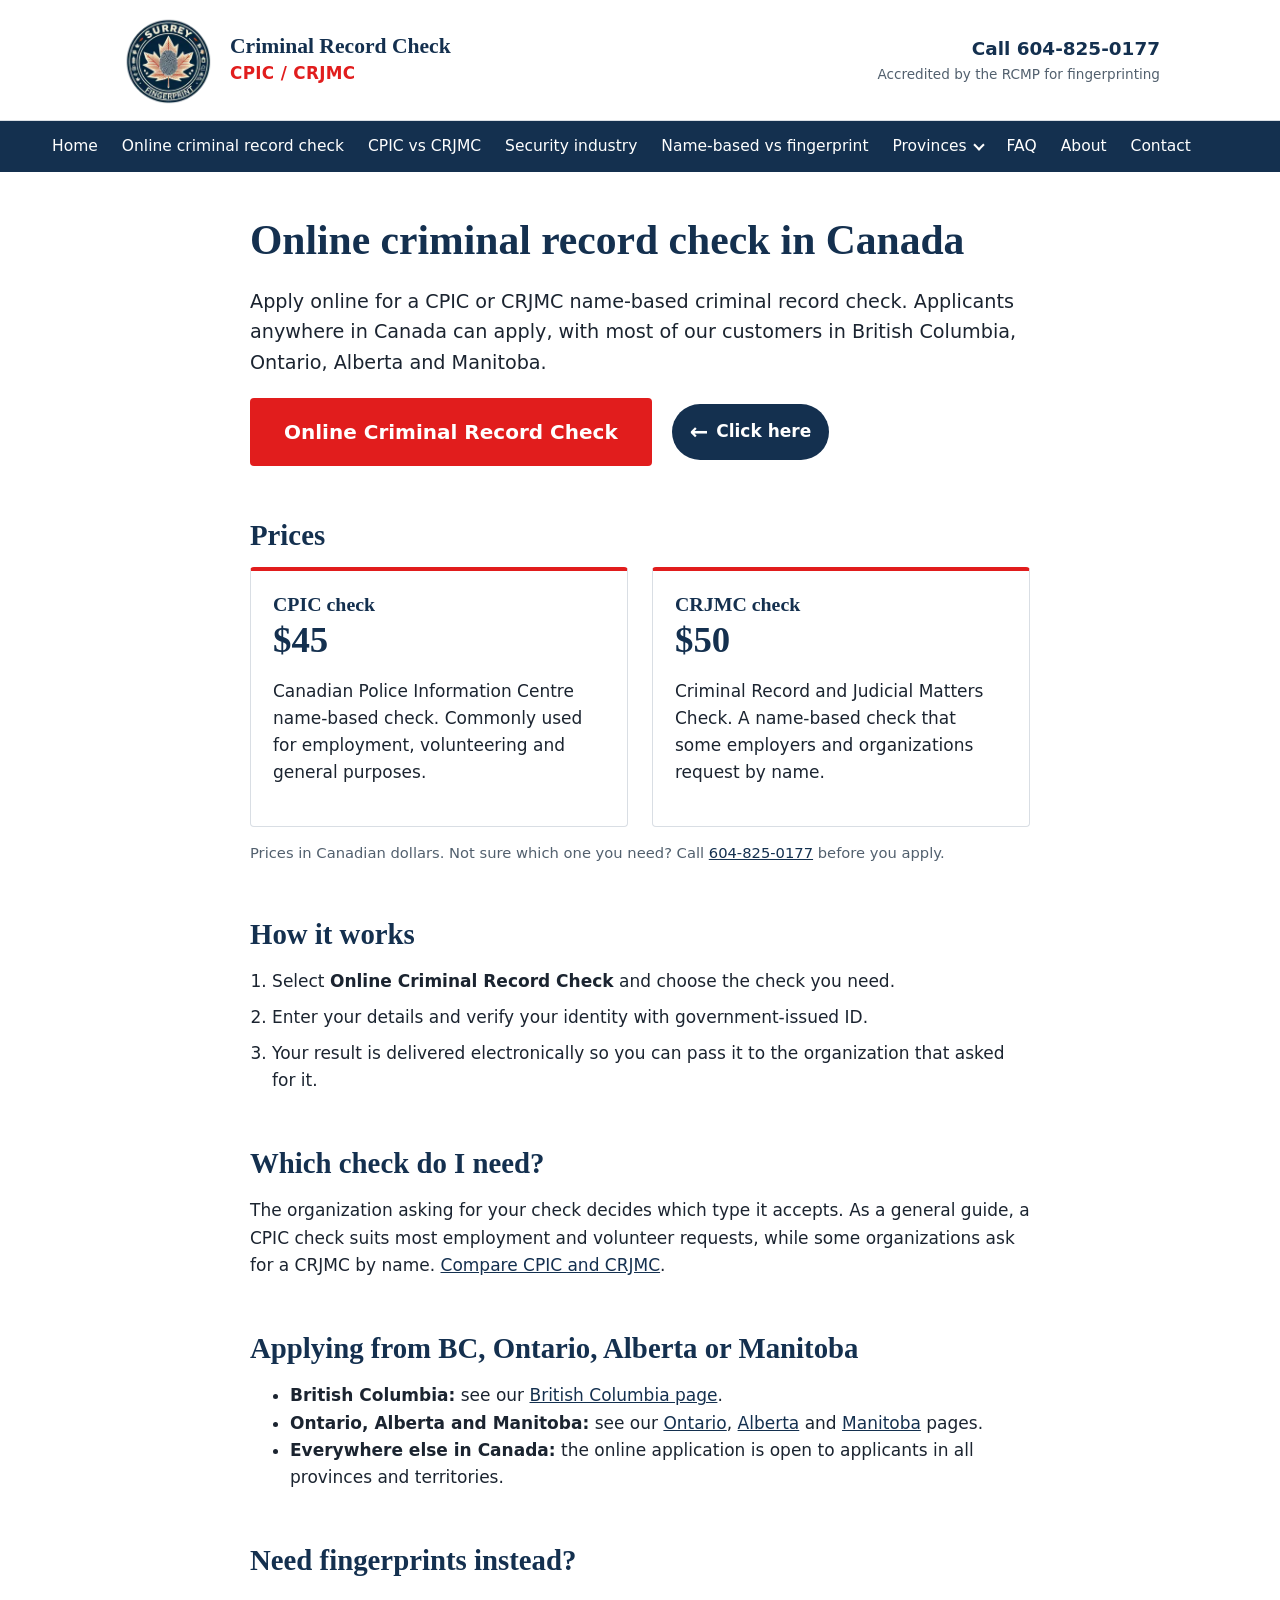
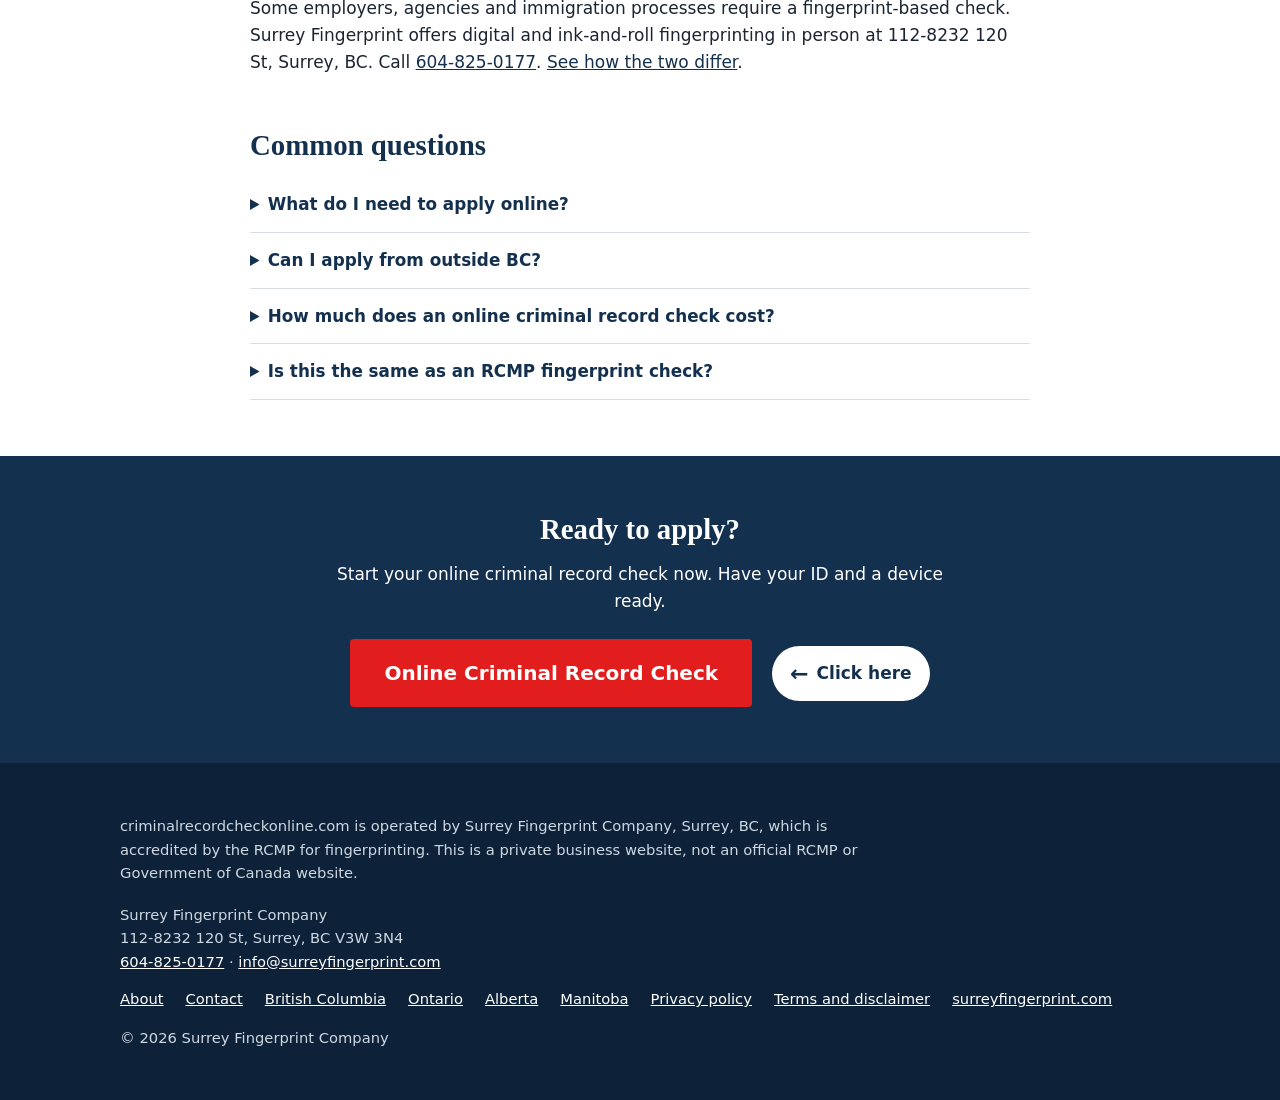
<file: online-criminal-record-check/index.html>
<!DOCTYPE html>
<html lang="en-CA"><head><meta charset="utf-8"><meta name="viewport" content="width=device-width, initial-scale=1">
<title>Online Criminal Record Check Canada | CPIC $45 | CRJMC $50</title><meta name="description" content="Apply online for a CPIC ($45) or CRJMC ($50) name-based criminal record check. Available across Canada, including BC, Ontario, Alberta and Manitoba."><link rel="canonical" href="https://criminalrecordcheckonline.com/online-criminal-record-check/">
<meta property="og:title" content="Online Criminal Record Check Canada | CPIC $45 | CRJMC $50"><meta property="og:description" content="Apply online for a CPIC ($45) or CRJMC ($50) name-based criminal record check. Available across Canada, including BC, Ontario, Alberta and Manitoba."><meta property="og:type" content="article"><meta property="og:url" content="https://criminalrecordcheckonline.com/online-criminal-record-check/"><meta property="og:image" content="https://criminalrecordcheckonline.com/assets/og-image.jpg"><meta property="og:image:width" content="1200"><meta property="og:image:height" content="630"><meta name="twitter:card" content="summary_large_image">
<link rel="icon" type="image/png" sizes="32x32" href="/assets/favicon-32.png"><link rel="apple-touch-icon" href="/assets/apple-touch-icon.png"><meta name="theme-color" content="#14304f"><link rel="stylesheet" href="/assets/style.css?v=3">
<script type="application/ld+json">{"@context": "https://schema.org", "@type": "FAQPage", "mainEntity": [{"@type": "Question", "name": "What do I need to apply online?", "acceptedAnswer": {"@type": "Answer", "text": "A device with an internet connection, your personal details and government-issued ID to verify your identity."}}, {"@type": "Question", "name": "Can I apply from outside BC?", "acceptedAnswer": {"@type": "Answer", "text": "Yes. The online application is open to applicants across Canada. Whether a result is accepted is decided by the organization that requested it."}}, {"@type": "Question", "name": "How much does an online criminal record check cost?", "acceptedAnswer": {"@type": "Answer", "text": "A CPIC check is $45 and a CRJMC check is $50, in Canadian dollars."}}, {"@type": "Question", "name": "Is this the same as an RCMP fingerprint check?", "acceptedAnswer": {"@type": "Answer", "text": "No. This is a name-based check completed online. A fingerprint-based check is done in person. Ask your employer or agency which one it needs."}}]}</script><script type="application/ld+json">{"@context": "https://schema.org", "@type": "BreadcrumbList", "itemListElement": [{"@type": "ListItem", "position": 1, "name": "Home", "item": "https://criminalrecordcheckonline.com/"}, {"@type": "ListItem", "position": 2, "name": "Online criminal record check in Canada", "item": "https://criminalrecordcheckonline.com/online-criminal-record-check/"}]}</script></head><body>
<a class="skip" href="#main">Skip to main content</a>
<header class="top"><div class="wrap">
<a class="brand" href="/" aria-label="Surrey Fingerprint, home"><img src="/assets/logo-192.webp" alt="Surrey Fingerprint logo" width="92" height="92"><div><b>Criminal Record Check</b><span>CPIC / CRJMC</span></div></a>
<div class="hdr-r"><a class="tel" href="tel:+16048250177">Call 604-825-0177</a><span class="acc">Accredited by the RCMP for fingerprinting</span></div>
</div></header>
<nav class="main" aria-label="Main"><div class="wrap"><button class="menu-btn" type="button" aria-expanded="false" aria-controls="menu"><span class="bars" aria-hidden="true"></span><span>Menu</span></button><ul id="menu">
<li><a href="/">Home</a></li><li><a href="/online-criminal-record-check/">Online criminal record check</a></li>
<li><a href="/cpic-vs-crjmc/">CPIC vs CRJMC</a></li><li><a href="/security-license-criminal-record-check/">Security industry</a></li>
<li><a href="/name-based-vs-fingerprint-check/">Name-based vs fingerprint</a></li><li class="dd"><button class="dd-btn" type="button" aria-expanded="false" aria-haspopup="true" aria-controls="dd-prov">Provinces</button><ul class="dd-menu" id="dd-prov"><li><a href="/criminal-record-check-bc/">British Columbia</a></li><li><a href="/criminal-record-check-ontario/">Ontario</a></li><li><a href="/criminal-record-check-alberta/">Alberta</a></li><li><a href="/criminal-record-check-manitoba/">Manitoba</a></li></ul></li><li><a href="/faq/">FAQ</a></li><li><a href="/about/">About</a></li><li><a href="/contact/">Contact</a></li>
</ul></div></nav>
<main id="main"><section class="page"><div class="wrap"><h1>Online criminal record check in Canada</h1><p class="lead">Apply online for a CPIC or CRJMC name-based criminal record check. Applicants anywhere in Canada can apply, with most of our customers in British Columbia, Ontario, Alberta and Manitoba.</p><div class="cta-row"><a class="btn" href="https://everify.reliabilityscreening.ca/background-check/surrey-fp" rel="noopener" data-track>Online Criminal Record Check</a><a class="pill" href="https://everify.reliabilityscreening.ca/background-check/surrey-fp" rel="noopener" data-track>Click here</a></div>
<h2>Prices</h2><div class="prices">
<div class="card"><h3>CPIC check</h3><div class="amt">$45</div><p>Canadian Police Information Centre name-based check. Commonly used for employment, volunteering and general purposes.</p></div>
<div class="card"><h3>CRJMC check</h3><div class="amt">$50</div><p>Criminal Record and Judicial Matters Check. A name-based check that some employers and organizations request by name.</p></div>
</div><p class="fine">Prices in Canadian dollars. Not sure which one you need? Call <a href="tel:+16048250177">604-825-0177</a> before you apply.</p>
<h2>How it works</h2>
<ol class="plain"><li>Select <b>Online Criminal Record Check</b> and choose the check you need.</li><li>Enter your details and verify your identity with government-issued ID.</li><li>Your result is delivered electronically so you can pass it to the organization that asked for it.</li></ol>

<h2>Which check do I need?</h2>
<p>The organization asking for your check decides which type it accepts. As a general guide, a CPIC check suits most employment and volunteer requests, while some organizations ask for a CRJMC by name. <a href="/cpic-vs-crjmc/">Compare CPIC and CRJMC</a>.</p>
<h2>Applying from BC, Ontario, Alberta or Manitoba</h2>
<ul>
<li><b>British Columbia:</b> see our <a href="/criminal-record-check-bc/">British Columbia page</a>.</li>
<li><b>Ontario, Alberta and Manitoba:</b> see our <a href="/criminal-record-check-ontario/">Ontario</a>, <a href="/criminal-record-check-alberta/">Alberta</a> and <a href="/criminal-record-check-manitoba/">Manitoba</a> pages.</li>
<li><b>Everywhere else in Canada:</b> the online application is open to applicants in all provinces and territories.</li>
</ul>
<h2>Need fingerprints instead?</h2>
<p>Some employers, agencies and immigration processes require a fingerprint-based check. Surrey Fingerprint offers digital and ink-and-roll fingerprinting in person at 112-8232 120 St, Surrey, BC. Call <a href="tel:+16048250177">604-825-0177</a>. <a href="/name-based-vs-fingerprint-check/">See how the two differ</a>.</p>
<h2>Common questions</h2><details><summary>What do I need to apply online?</summary><p>A device with an internet connection, your personal details and government-issued ID to verify your identity.</p></details><details><summary>Can I apply from outside BC?</summary><p>Yes. The online application is open to applicants across Canada. Whether a result is accepted is decided by the organization that requested it.</p></details><details><summary>How much does an online criminal record check cost?</summary><p>A CPIC check is $45 and a CRJMC check is $50, in Canadian dollars.</p></details><details><summary>Is this the same as an RCMP fingerprint check?</summary><p>No. This is a name-based check completed online. A fingerprint-based check is done in person. Ask your employer or agency which one it needs.</p></details></div></section>
<section class="cta2"><div class="wrap"><h2>Ready to apply?</h2><p>Start your online criminal record check now. Have your ID and a device ready.</p><div class="cta-row"><a class="btn" href="https://everify.reliabilityscreening.ca/background-check/surrey-fp" rel="noopener" data-track>Online Criminal Record Check</a><a class="pill" href="https://everify.reliabilityscreening.ca/background-check/surrey-fp" rel="noopener" data-track>Click here</a></div></div></section></main>
<footer><div class="wrap">
<p class="disc">criminalrecordcheckonline.com is operated by Surrey Fingerprint Company, Surrey, BC, which is accredited by the RCMP for fingerprinting. This is a private business website, not an official RCMP or Government of Canada website.</p>
<address>Surrey Fingerprint Company<br>112-8232 120 St, Surrey, BC V3W 3N4<br><a href="tel:+16048250177">604-825-0177</a> · <a href="mailto:info@surreyfingerprint.com">info@surreyfingerprint.com</a></address>
<ul><li><a href="/about/">About</a></li><li><a href="/contact/">Contact</a></li><li><a href="/criminal-record-check-bc/">British Columbia</a></li><li><a href="/criminal-record-check-ontario/">Ontario</a></li><li><a href="/criminal-record-check-alberta/">Alberta</a></li><li><a href="/criminal-record-check-manitoba/">Manitoba</a></li><li><a href="/privacy/">Privacy policy</a></li><li><a href="/terms/">Terms and disclaimer</a></li><li><a href="https://surreyfingerprint.com">surreyfingerprint.com</a></li></ul>
<p>&copy; <span id="yr">2026</span> Surrey Fingerprint Company</p>
</div></footer>
<script>
(function(){
  document.getElementById('yr').textContent=new Date().getFullYear();
  var buttons=document.querySelectorAll('#start-check,[data-track]');
  buttons.forEach(function(b){
    b.addEventListener('click',function(){
      try{
        var data=JSON.stringify({page:location.pathname,ref:document.referrer||'',t:Date.now()});
        navigator.sendBeacon('/api/click',new Blob([data],{type:'application/json'}));
      }catch(e){}
    });
  });
})();
</script><script>(function(){var b=document.querySelector(".menu-btn"),n=document.querySelector("nav.main");if(!b)return;function c(){n.classList.remove("open");b.setAttribute("aria-expanded","false")}b.addEventListener("click",function(){var o=n.classList.toggle("open");b.setAttribute("aria-expanded",String(o))});document.addEventListener("keydown",function(e){if(e.key==="Escape"&&n.classList.contains("open")){c();b.focus()}})})();</script>
<script>(function(){var d=document.querySelector(".dd"),b=d&&d.querySelector(".dd-btn");if(!b)return;function s(o){d.classList.toggle("open",o);b.setAttribute("aria-expanded",String(o))}b.addEventListener("click",function(e){e.stopPropagation();s(!d.classList.contains("open"))});document.addEventListener("click",function(e){if(!d.contains(e.target))s(false)});document.addEventListener("keydown",function(e){if(e.key==="Escape"&&d.classList.contains("open")){s(false);b.focus()}})})();</script>
</body></html>
</file>
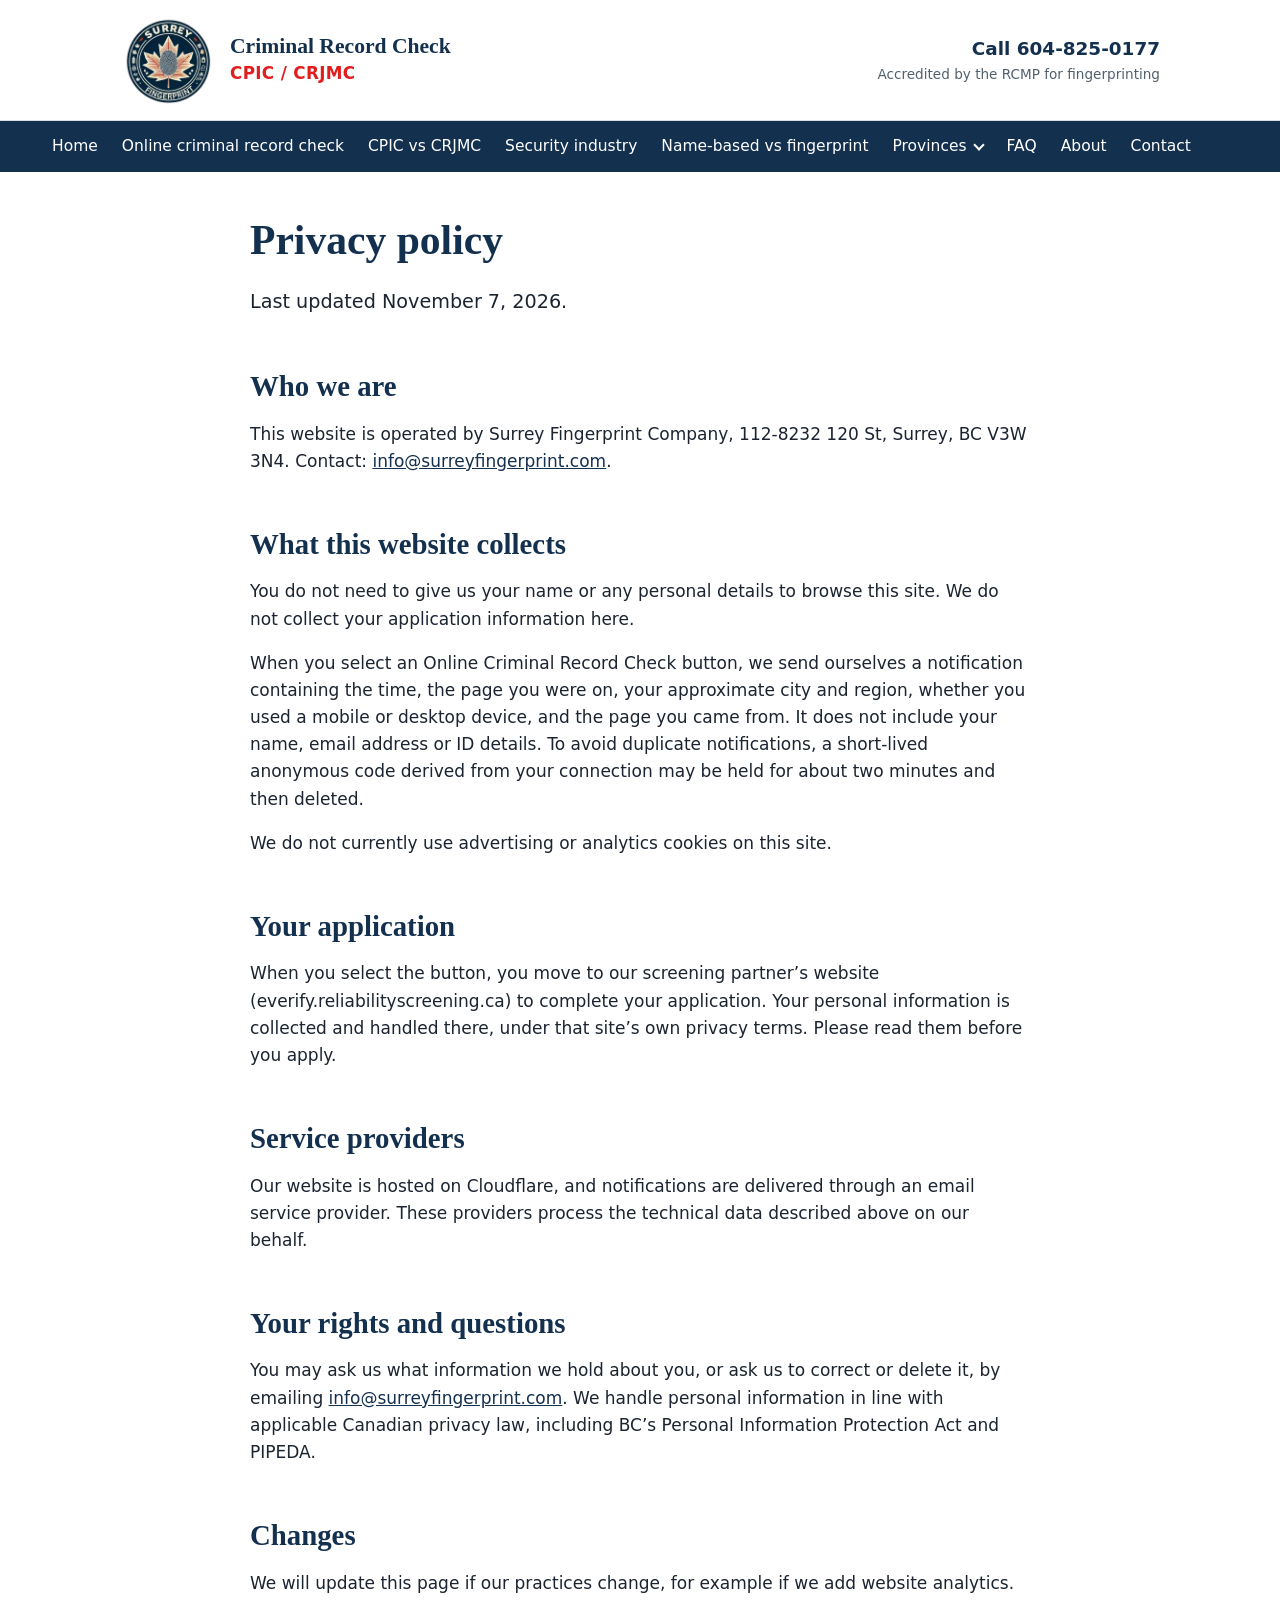
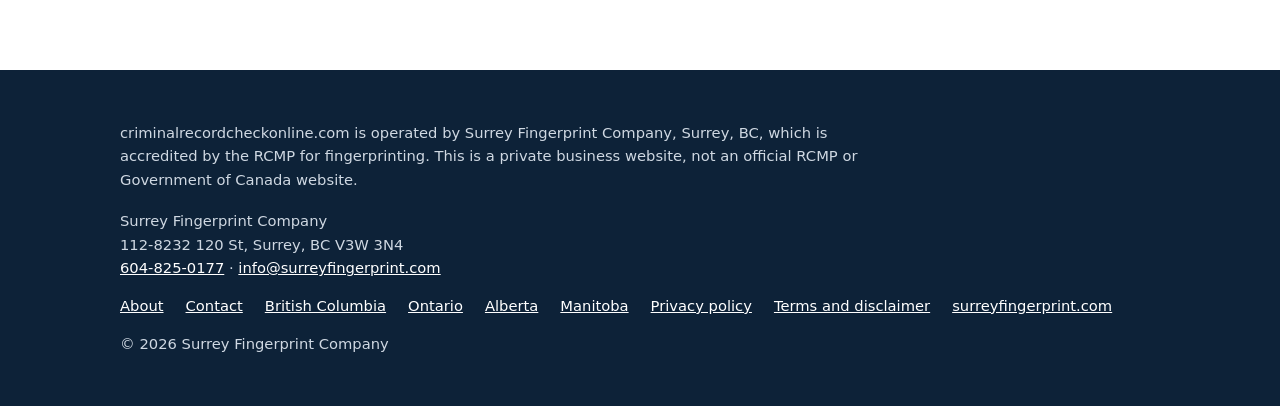
<file: privacy/index.html>
<!DOCTYPE html>
<html lang="en-CA"><head><meta charset="utf-8"><meta name="viewport" content="width=device-width, initial-scale=1">
<title>Privacy Policy | criminalrecordcheckonline.com</title><meta name="description" content="How criminalrecordcheckonline.com handles visitor information, button-click notifications and third-party links."><link rel="canonical" href="https://criminalrecordcheckonline.com/privacy/">
<meta property="og:title" content="Privacy Policy | criminalrecordcheckonline.com"><meta property="og:description" content="How criminalrecordcheckonline.com handles visitor information, button-click notifications and third-party links."><meta property="og:type" content="article"><meta property="og:url" content="https://criminalrecordcheckonline.com/privacy/"><meta property="og:image" content="https://criminalrecordcheckonline.com/assets/og-image.jpg"><meta property="og:image:width" content="1200"><meta property="og:image:height" content="630"><meta name="twitter:card" content="summary_large_image">
<link rel="icon" type="image/png" sizes="32x32" href="/assets/favicon-32.png"><link rel="apple-touch-icon" href="/assets/apple-touch-icon.png"><meta name="theme-color" content="#14304f"><link rel="stylesheet" href="/assets/style.css?v=3"><script type="application/ld+json">{"@context": "https://schema.org", "@type": "BreadcrumbList", "itemListElement": [{"@type": "ListItem", "position": 1, "name": "Home", "item": "https://criminalrecordcheckonline.com/"}, {"@type": "ListItem", "position": 2, "name": "Privacy policy", "item": "https://criminalrecordcheckonline.com/privacy/"}]}</script></head><body>
<a class="skip" href="#main">Skip to main content</a>
<header class="top"><div class="wrap">
<a class="brand" href="/" aria-label="Surrey Fingerprint, home"><img src="/assets/logo-192.webp" alt="Surrey Fingerprint logo" width="92" height="92"><div><b>Criminal Record Check</b><span>CPIC / CRJMC</span></div></a>
<div class="hdr-r"><a class="tel" href="tel:+16048250177">Call 604-825-0177</a><span class="acc">Accredited by the RCMP for fingerprinting</span></div>
</div></header>
<nav class="main" aria-label="Main"><div class="wrap"><button class="menu-btn" type="button" aria-expanded="false" aria-controls="menu"><span class="bars" aria-hidden="true"></span><span>Menu</span></button><ul id="menu">
<li><a href="/">Home</a></li><li><a href="/online-criminal-record-check/">Online criminal record check</a></li>
<li><a href="/cpic-vs-crjmc/">CPIC vs CRJMC</a></li><li><a href="/security-license-criminal-record-check/">Security industry</a></li>
<li><a href="/name-based-vs-fingerprint-check/">Name-based vs fingerprint</a></li><li class="dd"><button class="dd-btn" type="button" aria-expanded="false" aria-haspopup="true" aria-controls="dd-prov">Provinces</button><ul class="dd-menu" id="dd-prov"><li><a href="/criminal-record-check-bc/">British Columbia</a></li><li><a href="/criminal-record-check-ontario/">Ontario</a></li><li><a href="/criminal-record-check-alberta/">Alberta</a></li><li><a href="/criminal-record-check-manitoba/">Manitoba</a></li></ul></li><li><a href="/faq/">FAQ</a></li><li><a href="/about/">About</a></li><li><a href="/contact/">Contact</a></li>
</ul></div></nav>
<main id="main"><section class="page"><div class="wrap"><h1>Privacy policy</h1><p class="lead">Last updated November 7, 2026.</p>
<h2>Who we are</h2><p>This website is operated by Surrey Fingerprint Company, 112-8232 120 St, Surrey, BC V3W 3N4. Contact: <a href="mailto:info@surreyfingerprint.com">info@surreyfingerprint.com</a>.</p>
<h2>What this website collects</h2>
<p>You do not need to give us your name or any personal details to browse this site. We do not collect your application information here.</p>
<p>When you select an Online Criminal Record Check button, we send ourselves a notification containing the time, the page you were on, your approximate city and region, whether you used a mobile or desktop device, and the page you came from. It does not include your name, email address or ID details. To avoid duplicate notifications, a short-lived anonymous code derived from your connection may be held for about two minutes and then deleted.</p>
<p>We do not currently use advertising or analytics cookies on this site.</p>
<h2>Your application</h2>
<p>When you select the button, you move to our screening partner&rsquo;s website (everify.reliabilityscreening.ca) to complete your application. Your personal information is collected and handled there, under that site&rsquo;s own privacy terms. Please read them before you apply.</p>
<h2>Service providers</h2>
<p>Our website is hosted on Cloudflare, and notifications are delivered through an email service provider. These providers process the technical data described above on our behalf.</p>
<h2>Your rights and questions</h2>
<p>You may ask us what information we hold about you, or ask us to correct or delete it, by emailing <a href="mailto:info@surreyfingerprint.com">info@surreyfingerprint.com</a>. We handle personal information in line with applicable Canadian privacy law, including BC&rsquo;s Personal Information Protection Act and PIPEDA.</p>
<h2>Changes</h2><p>We will update this page if our practices change, for example if we add website analytics.</p>
</div></section>
</main>
<footer><div class="wrap">
<p class="disc">criminalrecordcheckonline.com is operated by Surrey Fingerprint Company, Surrey, BC, which is accredited by the RCMP for fingerprinting. This is a private business website, not an official RCMP or Government of Canada website.</p>
<address>Surrey Fingerprint Company<br>112-8232 120 St, Surrey, BC V3W 3N4<br><a href="tel:+16048250177">604-825-0177</a> · <a href="mailto:info@surreyfingerprint.com">info@surreyfingerprint.com</a></address>
<ul><li><a href="/about/">About</a></li><li><a href="/contact/">Contact</a></li><li><a href="/criminal-record-check-bc/">British Columbia</a></li><li><a href="/criminal-record-check-ontario/">Ontario</a></li><li><a href="/criminal-record-check-alberta/">Alberta</a></li><li><a href="/criminal-record-check-manitoba/">Manitoba</a></li><li><a href="/privacy/">Privacy policy</a></li><li><a href="/terms/">Terms and disclaimer</a></li><li><a href="https://surreyfingerprint.com">surreyfingerprint.com</a></li></ul>
<p>&copy; <span id="yr">2026</span> Surrey Fingerprint Company</p>
</div></footer>
<script>
(function(){
  document.getElementById('yr').textContent=new Date().getFullYear();
  var buttons=document.querySelectorAll('#start-check,[data-track]');
  buttons.forEach(function(b){
    b.addEventListener('click',function(){
      try{
        var data=JSON.stringify({page:location.pathname,ref:document.referrer||'',t:Date.now()});
        navigator.sendBeacon('/api/click',new Blob([data],{type:'application/json'}));
      }catch(e){}
    });
  });
})();
</script><script>(function(){var b=document.querySelector(".menu-btn"),n=document.querySelector("nav.main");if(!b)return;function c(){n.classList.remove("open");b.setAttribute("aria-expanded","false")}b.addEventListener("click",function(){var o=n.classList.toggle("open");b.setAttribute("aria-expanded",String(o))});document.addEventListener("keydown",function(e){if(e.key==="Escape"&&n.classList.contains("open")){c();b.focus()}})})();</script>
<script>(function(){var d=document.querySelector(".dd"),b=d&&d.querySelector(".dd-btn");if(!b)return;function s(o){d.classList.toggle("open",o);b.setAttribute("aria-expanded",String(o))}b.addEventListener("click",function(e){e.stopPropagation();s(!d.classList.contains("open"))});document.addEventListener("click",function(e){if(!d.contains(e.target))s(false)});document.addEventListener("keydown",function(e){if(e.key==="Escape"&&d.classList.contains("open")){s(false);b.focus()}})})();</script>
</body></html>
</file>
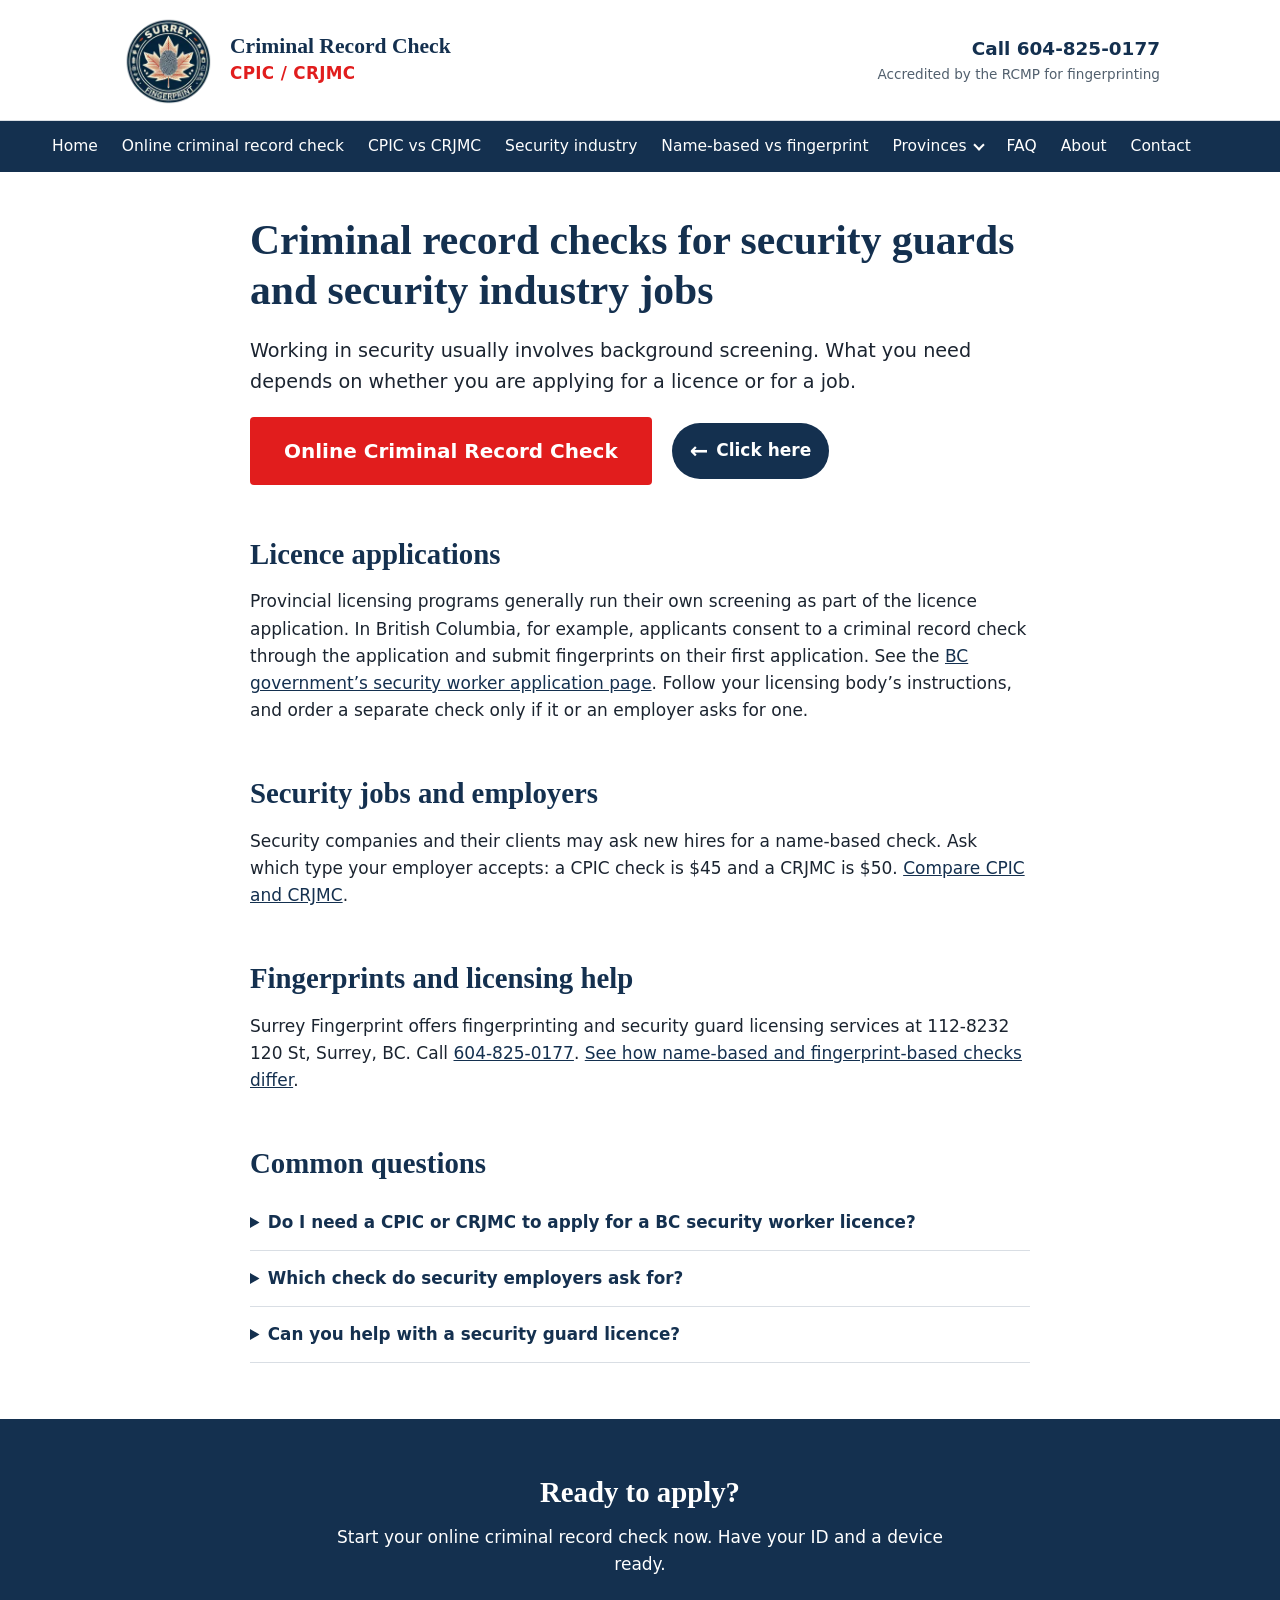
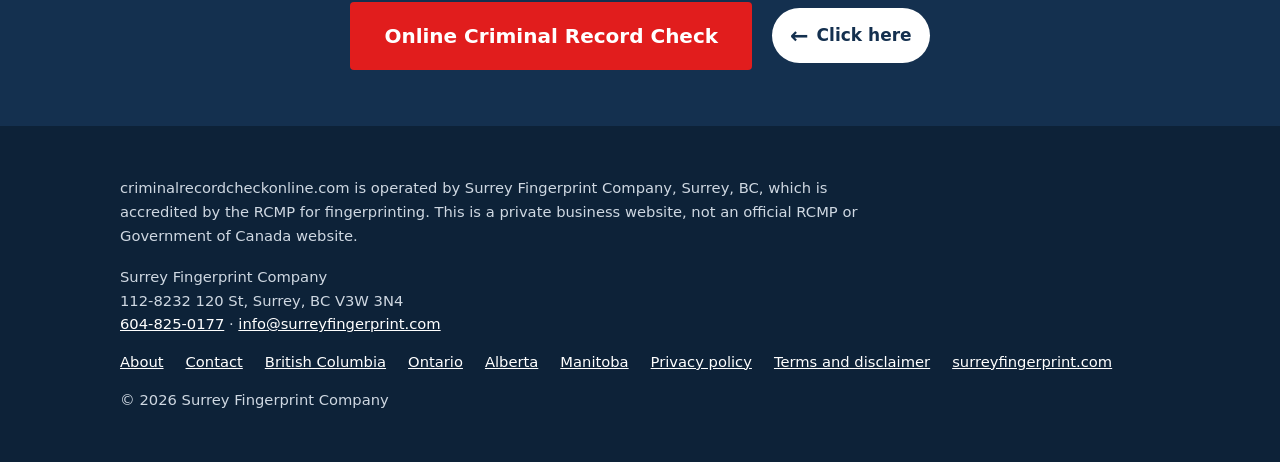
<file: security-license-criminal-record-check/index.html>
<!DOCTYPE html>
<html lang="en-CA"><head><meta charset="utf-8"><meta name="viewport" content="width=device-width, initial-scale=1">
<title>Criminal Record Check for Security Guards & Security Industry Jobs</title><meta name="description" content="Security guard or security industry job? Learn when a CPIC ($45) or CRJMC ($50) name-based check is needed and when your licensing body handles screening."><link rel="canonical" href="https://criminalrecordcheckonline.com/security-license-criminal-record-check/">
<meta property="og:title" content="Criminal Record Check for Security Guards & Security Industry Jobs"><meta property="og:description" content="Security guard or security industry job? Learn when a CPIC ($45) or CRJMC ($50) name-based check is needed and when your licensing body handles screening."><meta property="og:type" content="article"><meta property="og:url" content="https://criminalrecordcheckonline.com/security-license-criminal-record-check/"><meta property="og:image" content="https://criminalrecordcheckonline.com/assets/og-image.jpg"><meta property="og:image:width" content="1200"><meta property="og:image:height" content="630"><meta name="twitter:card" content="summary_large_image">
<link rel="icon" type="image/png" sizes="32x32" href="/assets/favicon-32.png"><link rel="apple-touch-icon" href="/assets/apple-touch-icon.png"><meta name="theme-color" content="#14304f"><link rel="stylesheet" href="/assets/style.css?v=3"><script type="application/ld+json">{"@context": "https://schema.org", "@type": "FAQPage", "mainEntity": [{"@type": "Question", "name": "Do I need a CPIC or CRJMC to apply for a BC security worker licence?", "acceptedAnswer": {"@type": "Answer", "text": "The BC licensing program carries out its own criminal record check from the consent you give on your application, and requires fingerprints on the initial application. Follow the BC government instructions, and order a separate check only if an employer or other organization asks for one."}}, {"@type": "Question", "name": "Which check do security employers ask for?", "acceptedAnswer": {"@type": "Answer", "text": "It varies by employer. Ask which type they accept before you order."}}, {"@type": "Question", "name": "Can you help with a security guard licence?", "acceptedAnswer": {"@type": "Answer", "text": "Surrey Fingerprint offers security guard licensing services in Surrey, BC. Call 604-825-0177."}}]}</script><script type="application/ld+json">{"@context": "https://schema.org", "@type": "BreadcrumbList", "itemListElement": [{"@type": "ListItem", "position": 1, "name": "Home", "item": "https://criminalrecordcheckonline.com/"}, {"@type": "ListItem", "position": 2, "name": "Criminal record checks for security guards and security industry jobs", "item": "https://criminalrecordcheckonline.com/security-license-criminal-record-check/"}]}</script></head><body>
<a class="skip" href="#main">Skip to main content</a>
<header class="top"><div class="wrap">
<a class="brand" href="/" aria-label="Surrey Fingerprint, home"><img src="/assets/logo-192.webp" alt="Surrey Fingerprint logo" width="92" height="92"><div><b>Criminal Record Check</b><span>CPIC / CRJMC</span></div></a>
<div class="hdr-r"><a class="tel" href="tel:+16048250177">Call 604-825-0177</a><span class="acc">Accredited by the RCMP for fingerprinting</span></div>
</div></header>
<nav class="main" aria-label="Main"><div class="wrap"><button class="menu-btn" type="button" aria-expanded="false" aria-controls="menu"><span class="bars" aria-hidden="true"></span><span>Menu</span></button><ul id="menu">
<li><a href="/">Home</a></li><li><a href="/online-criminal-record-check/">Online criminal record check</a></li>
<li><a href="/cpic-vs-crjmc/">CPIC vs CRJMC</a></li><li><a href="/security-license-criminal-record-check/">Security industry</a></li>
<li><a href="/name-based-vs-fingerprint-check/">Name-based vs fingerprint</a></li><li class="dd"><button class="dd-btn" type="button" aria-expanded="false" aria-haspopup="true" aria-controls="dd-prov">Provinces</button><ul class="dd-menu" id="dd-prov"><li><a href="/criminal-record-check-bc/">British Columbia</a></li><li><a href="/criminal-record-check-ontario/">Ontario</a></li><li><a href="/criminal-record-check-alberta/">Alberta</a></li><li><a href="/criminal-record-check-manitoba/">Manitoba</a></li></ul></li><li><a href="/faq/">FAQ</a></li><li><a href="/about/">About</a></li><li><a href="/contact/">Contact</a></li>
</ul></div></nav>
<main id="main"><section class="page"><div class="wrap"><h1>Criminal record checks for security guards and security industry jobs</h1><p class="lead">Working in security usually involves background screening. What you need depends on whether you are applying for a licence or for a job.</p><div class="cta-row"><a class="btn" href="https://everify.reliabilityscreening.ca/background-check/surrey-fp" rel="noopener" data-track>Online Criminal Record Check</a><a class="pill" href="https://everify.reliabilityscreening.ca/background-check/surrey-fp" rel="noopener" data-track>Click here</a></div>
<h2>Licence applications</h2>
<p>Provincial licensing programs generally run their own screening as part of the licence application. In British Columbia, for example, applicants consent to a criminal record check through the application and submit fingerprints on their first application. See the <a href="https://www2.gov.bc.ca/gov/content/employment-business/business/security-services/security-industry-licensing/workers/application" rel="noopener">BC government&rsquo;s security worker application page</a>. Follow your licensing body&rsquo;s instructions, and order a separate check only if it or an employer asks for one.</p>
<h2>Security jobs and employers</h2>
<p>Security companies and their clients may ask new hires for a name-based check. Ask which type your employer accepts: a CPIC check is $45 and a CRJMC is $50. <a href="/cpic-vs-crjmc/">Compare CPIC and CRJMC</a>.</p>
<h2>Fingerprints and licensing help</h2>
<p>Surrey Fingerprint offers fingerprinting and security guard licensing services at 112-8232 120 St, Surrey, BC. Call <a href="tel:+16048250177">604-825-0177</a>. <a href="/name-based-vs-fingerprint-check/">See how name-based and fingerprint-based checks differ</a>.</p>
<h2>Common questions</h2><details><summary>Do I need a CPIC or CRJMC to apply for a BC security worker licence?</summary><p>The BC licensing program carries out its own criminal record check from the consent you give on your application, and requires fingerprints on the initial application. Follow the BC government instructions, and order a separate check only if an employer or other organization asks for one.</p></details><details><summary>Which check do security employers ask for?</summary><p>It varies by employer. Ask which type they accept before you order.</p></details><details><summary>Can you help with a security guard licence?</summary><p>Surrey Fingerprint offers security guard licensing services in Surrey, BC. Call 604-825-0177.</p></details></div></section>
<section class="cta2"><div class="wrap"><h2>Ready to apply?</h2><p>Start your online criminal record check now. Have your ID and a device ready.</p><div class="cta-row"><a class="btn" href="https://everify.reliabilityscreening.ca/background-check/surrey-fp" rel="noopener" data-track>Online Criminal Record Check</a><a class="pill" href="https://everify.reliabilityscreening.ca/background-check/surrey-fp" rel="noopener" data-track>Click here</a></div></div></section></main>
<footer><div class="wrap">
<p class="disc">criminalrecordcheckonline.com is operated by Surrey Fingerprint Company, Surrey, BC, which is accredited by the RCMP for fingerprinting. This is a private business website, not an official RCMP or Government of Canada website.</p>
<address>Surrey Fingerprint Company<br>112-8232 120 St, Surrey, BC V3W 3N4<br><a href="tel:+16048250177">604-825-0177</a> · <a href="mailto:info@surreyfingerprint.com">info@surreyfingerprint.com</a></address>
<ul><li><a href="/about/">About</a></li><li><a href="/contact/">Contact</a></li><li><a href="/criminal-record-check-bc/">British Columbia</a></li><li><a href="/criminal-record-check-ontario/">Ontario</a></li><li><a href="/criminal-record-check-alberta/">Alberta</a></li><li><a href="/criminal-record-check-manitoba/">Manitoba</a></li><li><a href="/privacy/">Privacy policy</a></li><li><a href="/terms/">Terms and disclaimer</a></li><li><a href="https://surreyfingerprint.com">surreyfingerprint.com</a></li></ul>
<p>&copy; <span id="yr">2026</span> Surrey Fingerprint Company</p>
</div></footer>
<script>
(function(){
  document.getElementById('yr').textContent=new Date().getFullYear();
  var buttons=document.querySelectorAll('#start-check,[data-track]');
  buttons.forEach(function(b){
    b.addEventListener('click',function(){
      try{
        var data=JSON.stringify({page:location.pathname,ref:document.referrer||'',t:Date.now()});
        navigator.sendBeacon('/api/click',new Blob([data],{type:'application/json'}));
      }catch(e){}
    });
  });
})();
</script><script>(function(){var b=document.querySelector(".menu-btn"),n=document.querySelector("nav.main");if(!b)return;function c(){n.classList.remove("open");b.setAttribute("aria-expanded","false")}b.addEventListener("click",function(){var o=n.classList.toggle("open");b.setAttribute("aria-expanded",String(o))});document.addEventListener("keydown",function(e){if(e.key==="Escape"&&n.classList.contains("open")){c();b.focus()}})})();</script>
<script>(function(){var d=document.querySelector(".dd"),b=d&&d.querySelector(".dd-btn");if(!b)return;function s(o){d.classList.toggle("open",o);b.setAttribute("aria-expanded",String(o))}b.addEventListener("click",function(e){e.stopPropagation();s(!d.classList.contains("open"))});document.addEventListener("click",function(e){if(!d.contains(e.target))s(false)});document.addEventListener("keydown",function(e){if(e.key==="Escape"&&d.classList.contains("open")){s(false);b.focus()}})})();</script>
</body></html>
</file>
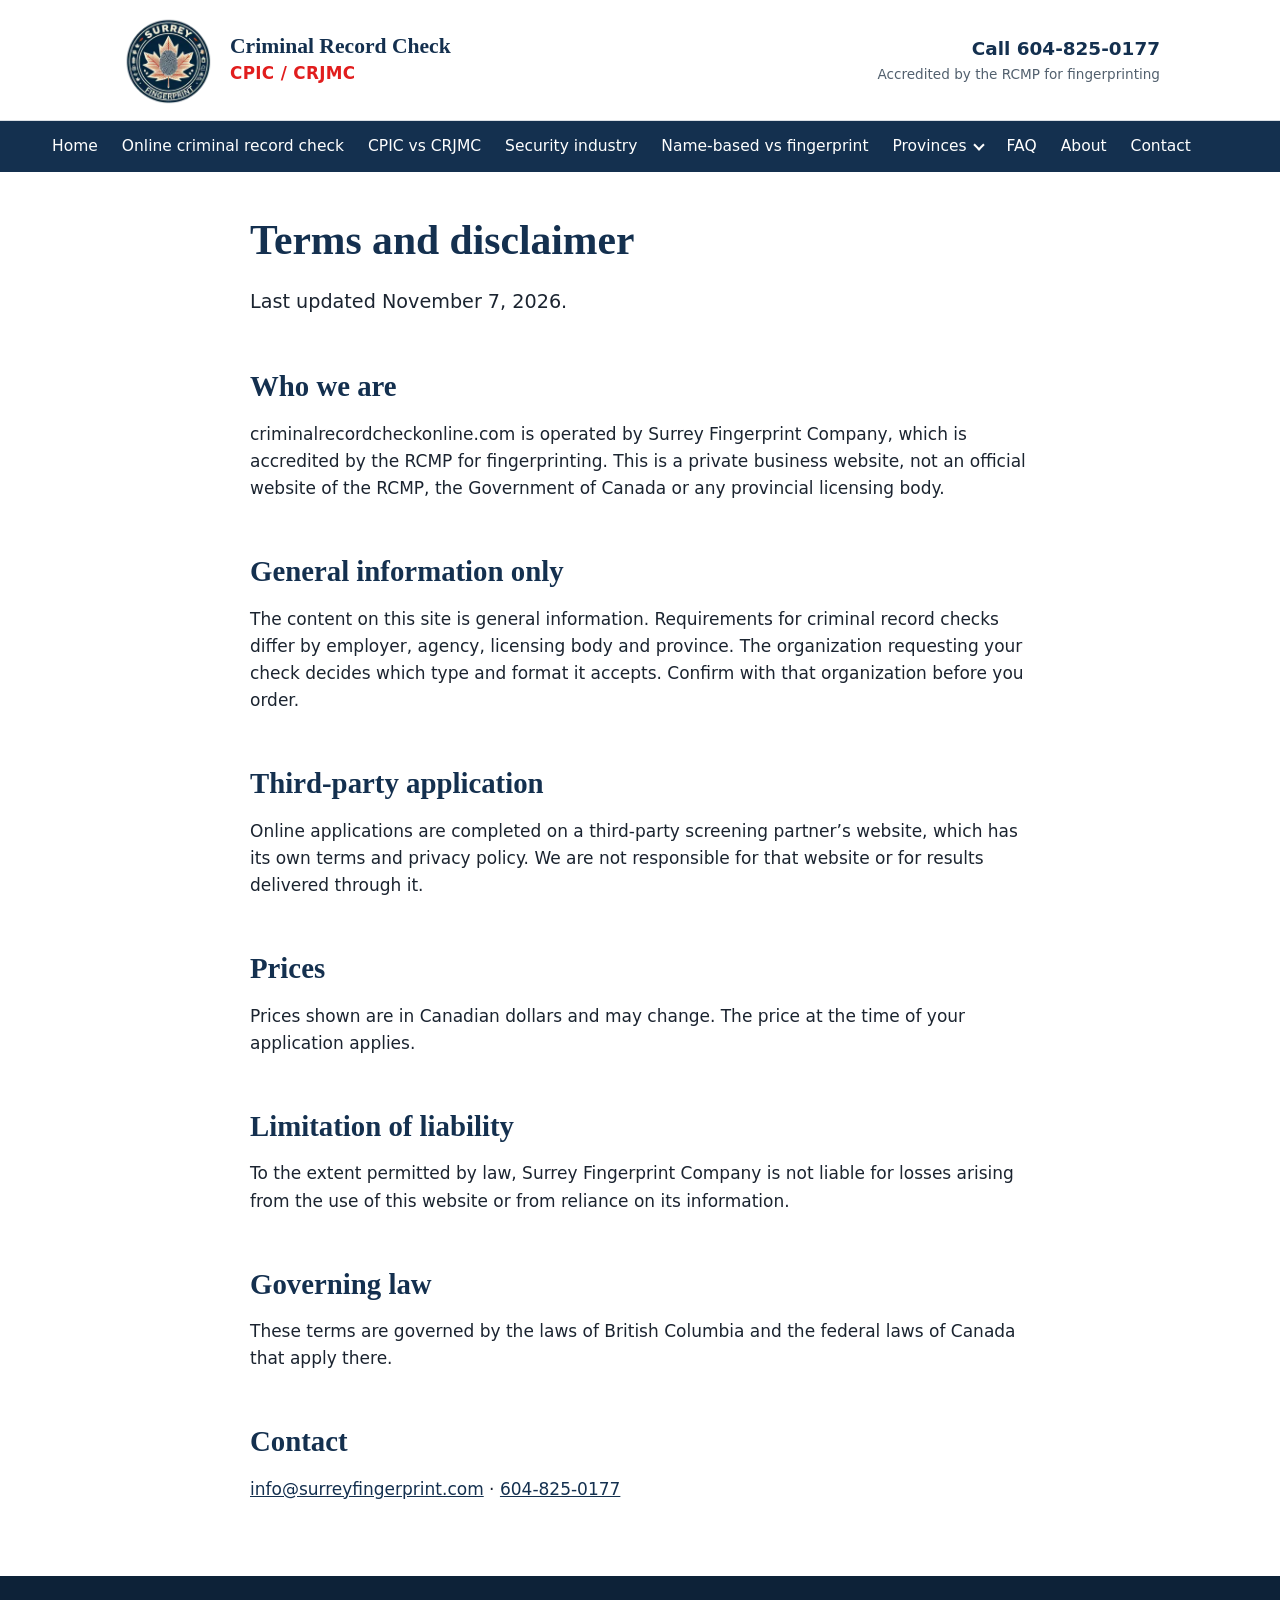
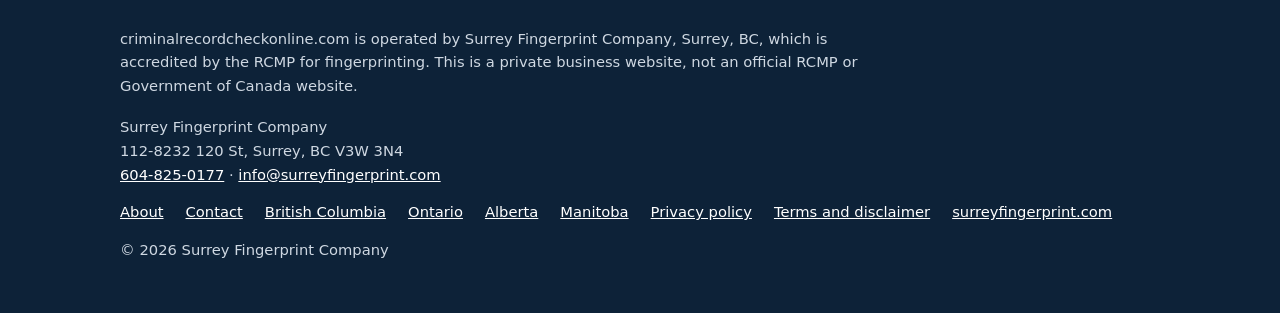
<file: terms/index.html>
<!DOCTYPE html>
<html lang="en-CA"><head><meta charset="utf-8"><meta name="viewport" content="width=device-width, initial-scale=1">
<title>Terms and Disclaimer | criminalrecordcheckonline.com</title><meta name="description" content="Terms of use and disclaimer for criminalrecordcheckonline.com, operated by Surrey Fingerprint Company."><link rel="canonical" href="https://criminalrecordcheckonline.com/terms/">
<meta property="og:title" content="Terms and Disclaimer | criminalrecordcheckonline.com"><meta property="og:description" content="Terms of use and disclaimer for criminalrecordcheckonline.com, operated by Surrey Fingerprint Company."><meta property="og:type" content="article"><meta property="og:url" content="https://criminalrecordcheckonline.com/terms/"><meta property="og:image" content="https://criminalrecordcheckonline.com/assets/og-image.jpg"><meta property="og:image:width" content="1200"><meta property="og:image:height" content="630"><meta name="twitter:card" content="summary_large_image">
<link rel="icon" type="image/png" sizes="32x32" href="/assets/favicon-32.png"><link rel="apple-touch-icon" href="/assets/apple-touch-icon.png"><meta name="theme-color" content="#14304f"><link rel="stylesheet" href="/assets/style.css?v=3"><script type="application/ld+json">{"@context": "https://schema.org", "@type": "BreadcrumbList", "itemListElement": [{"@type": "ListItem", "position": 1, "name": "Home", "item": "https://criminalrecordcheckonline.com/"}, {"@type": "ListItem", "position": 2, "name": "Terms and disclaimer", "item": "https://criminalrecordcheckonline.com/terms/"}]}</script></head><body>
<a class="skip" href="#main">Skip to main content</a>
<header class="top"><div class="wrap">
<a class="brand" href="/" aria-label="Surrey Fingerprint, home"><img src="/assets/logo-192.webp" alt="Surrey Fingerprint logo" width="92" height="92"><div><b>Criminal Record Check</b><span>CPIC / CRJMC</span></div></a>
<div class="hdr-r"><a class="tel" href="tel:+16048250177">Call 604-825-0177</a><span class="acc">Accredited by the RCMP for fingerprinting</span></div>
</div></header>
<nav class="main" aria-label="Main"><div class="wrap"><button class="menu-btn" type="button" aria-expanded="false" aria-controls="menu"><span class="bars" aria-hidden="true"></span><span>Menu</span></button><ul id="menu">
<li><a href="/">Home</a></li><li><a href="/online-criminal-record-check/">Online criminal record check</a></li>
<li><a href="/cpic-vs-crjmc/">CPIC vs CRJMC</a></li><li><a href="/security-license-criminal-record-check/">Security industry</a></li>
<li><a href="/name-based-vs-fingerprint-check/">Name-based vs fingerprint</a></li><li class="dd"><button class="dd-btn" type="button" aria-expanded="false" aria-haspopup="true" aria-controls="dd-prov">Provinces</button><ul class="dd-menu" id="dd-prov"><li><a href="/criminal-record-check-bc/">British Columbia</a></li><li><a href="/criminal-record-check-ontario/">Ontario</a></li><li><a href="/criminal-record-check-alberta/">Alberta</a></li><li><a href="/criminal-record-check-manitoba/">Manitoba</a></li></ul></li><li><a href="/faq/">FAQ</a></li><li><a href="/about/">About</a></li><li><a href="/contact/">Contact</a></li>
</ul></div></nav>
<main id="main"><section class="page"><div class="wrap"><h1>Terms and disclaimer</h1><p class="lead">Last updated November 7, 2026.</p>
<h2>Who we are</h2><p>criminalrecordcheckonline.com is operated by Surrey Fingerprint Company, which is accredited by the RCMP for fingerprinting. This is a private business website, not an official website of the RCMP, the Government of Canada or any provincial licensing body.</p>
<h2>General information only</h2><p>The content on this site is general information. Requirements for criminal record checks differ by employer, agency, licensing body and province. The organization requesting your check decides which type and format it accepts. Confirm with that organization before you order.</p>
<h2>Third-party application</h2><p>Online applications are completed on a third-party screening partner&rsquo;s website, which has its own terms and privacy policy. We are not responsible for that website or for results delivered through it.</p>
<h2>Prices</h2><p>Prices shown are in Canadian dollars and may change. The price at the time of your application applies.</p>
<h2>Limitation of liability</h2><p>To the extent permitted by law, Surrey Fingerprint Company is not liable for losses arising from the use of this website or from reliance on its information.</p>
<h2>Governing law</h2><p>These terms are governed by the laws of British Columbia and the federal laws of Canada that apply there.</p>
<h2>Contact</h2><p><a href="mailto:info@surreyfingerprint.com">info@surreyfingerprint.com</a> &middot; <a href="tel:+16048250177">604-825-0177</a></p>
</div></section>
</main>
<footer><div class="wrap">
<p class="disc">criminalrecordcheckonline.com is operated by Surrey Fingerprint Company, Surrey, BC, which is accredited by the RCMP for fingerprinting. This is a private business website, not an official RCMP or Government of Canada website.</p>
<address>Surrey Fingerprint Company<br>112-8232 120 St, Surrey, BC V3W 3N4<br><a href="tel:+16048250177">604-825-0177</a> · <a href="mailto:info@surreyfingerprint.com">info@surreyfingerprint.com</a></address>
<ul><li><a href="/about/">About</a></li><li><a href="/contact/">Contact</a></li><li><a href="/criminal-record-check-bc/">British Columbia</a></li><li><a href="/criminal-record-check-ontario/">Ontario</a></li><li><a href="/criminal-record-check-alberta/">Alberta</a></li><li><a href="/criminal-record-check-manitoba/">Manitoba</a></li><li><a href="/privacy/">Privacy policy</a></li><li><a href="/terms/">Terms and disclaimer</a></li><li><a href="https://surreyfingerprint.com">surreyfingerprint.com</a></li></ul>
<p>&copy; <span id="yr">2026</span> Surrey Fingerprint Company</p>
</div></footer>
<script>
(function(){
  document.getElementById('yr').textContent=new Date().getFullYear();
  var buttons=document.querySelectorAll('#start-check,[data-track]');
  buttons.forEach(function(b){
    b.addEventListener('click',function(){
      try{
        var data=JSON.stringify({page:location.pathname,ref:document.referrer||'',t:Date.now()});
        navigator.sendBeacon('/api/click',new Blob([data],{type:'application/json'}));
      }catch(e){}
    });
  });
})();
</script><script>(function(){var b=document.querySelector(".menu-btn"),n=document.querySelector("nav.main");if(!b)return;function c(){n.classList.remove("open");b.setAttribute("aria-expanded","false")}b.addEventListener("click",function(){var o=n.classList.toggle("open");b.setAttribute("aria-expanded",String(o))});document.addEventListener("keydown",function(e){if(e.key==="Escape"&&n.classList.contains("open")){c();b.focus()}})})();</script>
<script>(function(){var d=document.querySelector(".dd"),b=d&&d.querySelector(".dd-btn");if(!b)return;function s(o){d.classList.toggle("open",o);b.setAttribute("aria-expanded",String(o))}b.addEventListener("click",function(e){e.stopPropagation();s(!d.classList.contains("open"))});document.addEventListener("click",function(e){if(!d.contains(e.target))s(false)});document.addEventListener("keydown",function(e){if(e.key==="Escape"&&d.classList.contains("open")){s(false);b.focus()}})})();</script>
</body></html>
</file>
<file: assets/style.css>
:root{--navy:#14304f;--navy-d:#0d2238;--rust:#e11d1d;--rust-d:#b81212;--cream:#f6ecd9;--ink:#1b2430;--mute:#52606e;--line:#d9dee4;--bg:#fff}
*{box-sizing:border-box}
html{scroll-behavior:smooth}
body{margin:0;font:17px/1.6 system-ui,-apple-system,"Segoe UI",Roboto,Arial,sans-serif;color:var(--ink);background:var(--bg)}
h1,h2,h3{font-family:Georgia,"Times New Roman",serif;line-height:1.2;color:var(--navy);margin:0 0 .5em}
a{color:var(--navy)}
.wrap{max-width:1080px;margin:0 auto;padding:0 20px}
.skip{position:absolute;left:-999px}.skip:focus{left:8px;top:8px;background:#fff;padding:8px;z-index:9}
:focus-visible{outline:3px solid var(--rust);outline-offset:2px}

/* header */
.top{border-bottom:1px solid var(--line)}
.brand{display:flex;align-items:center;gap:18px;padding:14px 0;text-decoration:none}
.brand img{width:92px;height:92px;display:block}
.brand b{display:block;font:700 1.35rem/1.2 Georgia,serif;color:var(--navy)}
.brand span{display:block;font-size:1.05rem;color:var(--rust);font-weight:600;letter-spacing:.02em}
nav.main{background:var(--navy)}
nav.main ul{list-style:none;margin:0;padding:0;display:flex;flex-wrap:wrap}
nav.main a{display:block;padding:13px 16px;color:#fff;text-decoration:none;font-size:.97rem}
nav.main a:hover{background:var(--navy-d);text-decoration:underline}

/* hero */
.hero{background:var(--cream);border-bottom:6px solid var(--rust)}
.hero .wrap{padding-top:56px;padding-bottom:60px;max-width:860px}
.hero h1{font-size:clamp(2rem,5vw,3.1rem);margin-bottom:.4em}
.hero p.lead{font-size:1.2rem;max-width:40em;margin:0 0 1.6em}
.btn{display:inline-block;background:var(--rust);color:#fff;text-decoration:none;font-weight:700;font-size:1.25rem;padding:18px 34px;border-radius:4px;border:0;cursor:pointer;transition:background .15s}
.btn:hover{background:var(--rust-d)}
.note{font-size:.9rem;color:var(--mute);margin-top:14px;max-width:44em}

/* sections */
section{padding:56px 0}
section.alt{background:#f5f7f9}
h2{font-size:1.8rem}
.cols{display:grid;grid-template-columns:repeat(auto-fit,minmax(250px,1fr));gap:32px}
.steps{list-style:none;counter-reset:s;margin:0;padding:0;display:grid;grid-template-columns:repeat(auto-fit,minmax(240px,1fr));gap:28px}
.steps li{counter-increment:s;border-top:4px solid var(--navy);padding-top:14px}
.steps li::before{content:"Step " counter(s);display:block;font-weight:700;color:var(--rust);margin-bottom:4px}
.steps h3{font-size:1.2rem}
.who{columns:2 280px;padding-left:1.2em;margin:0}
.who li{margin-bottom:.5em;break-inside:avoid}
details{border-bottom:1px solid var(--line);padding:14px 0}
summary{cursor:pointer;font-weight:600;color:var(--navy);font-size:1.05rem}
details p{margin:.7em 0 0;max-width:46em}
.cta2{text-align:center;background:var(--navy);color:#fff}
.cta2 h2{color:#fff}
.cta2 p{max-width:36em;margin:0 auto 1.4em}

/* footer */
footer{background:var(--navy-d);color:#cfd8e2;padding:36px 0;font-size:.92rem}
footer a{color:#fff}
footer .disc{max-width:52em;margin-bottom:18px}
footer ul{list-style:none;padding:0;margin:0 0 14px;display:flex;flex-wrap:wrap;gap:6px 22px}
@media(max-width:560px){.brand img{width:72px;height:72px}.brand b{font-size:1.1rem}.hero .wrap{padding-top:36px;padding-bottom:40px}.btn{display:block;text-align:center}}
@media(prefers-reduced-motion:reduce){*{animation:none!important;transition:none!important;scroll-behavior:auto!important}}

.top .wrap{display:flex;align-items:center;justify-content:space-between;gap:16px;flex-wrap:wrap}
.tel{font-weight:700;text-decoration:none;color:var(--navy);font-size:1.15rem;white-space:nowrap}
.cta-row{display:flex;align-items:center;gap:20px;flex-wrap:wrap}
.pill{display:inline-flex;align-items:center;gap:8px;background:var(--navy);color:#fff;text-decoration:none;font-weight:700;padding:10px 18px;border-radius:999px;animation:nudge 1.6s ease-in-out infinite}
.pill::before{content:"\2190";font-size:1.3em}
@keyframes nudge{0%,100%{transform:translateX(0);opacity:1}50%{transform:translateX(7px);opacity:.7}}
.btn{animation:ring 2.2s ease-out infinite}
@keyframes ring{0%{box-shadow:0 0 0 0 rgba(225,29,29,.55)}70%{box-shadow:0 0 0 14px rgba(225,29,29,0)}100%{box-shadow:0 0 0 0 rgba(225,29,29,0)}}
.cta2 .pill{background:#fff;color:var(--navy)}
.cta2 .cta-row{justify-content:center}
@media(max-width:560px){.pill::before{content:"\2191"}.cta-row{gap:14px}}
.prices{display:grid;grid-template-columns:repeat(auto-fit,minmax(250px,1fr));gap:24px;margin-bottom:12px}
.card{border:1px solid var(--line);border-top:4px solid var(--rust);background:#fff;padding:22px;border-radius:4px}
.card h3{margin-bottom:.2em}.card .amt{font:700 2.3rem Georgia,serif;color:var(--navy);line-height:1.1}
.fine{font-size:.92rem;color:var(--mute)}
section.page{padding:44px 0 56px}section.page .wrap{max-width:820px}
section.page h1{font-size:clamp(1.9rem,4.5vw,2.6rem)}section.page h2{margin-top:1.8em}
.lead{font-size:1.2rem}
ol.plain{padding-left:1.3em}ol.plain li{margin-bottom:.5em}
.tw{overflow-x:auto}table{border-collapse:collapse;width:100%;min-width:520px}
th,td{border:1px solid var(--line);padding:11px 13px;text-align:left;vertical-align:top}th{background:var(--cream);color:var(--navy)}
footer address{font-style:normal;margin:0 0 14px}

.hdr-r{text-align:right}.acc{display:block;font-size:.85rem;color:var(--mute)}
.menu-btn{display:none;align-items:center;gap:12px;background:none;border:0;color:#fff;padding:14px 4px;font:inherit;font-size:1.05rem;cursor:pointer}
.menu-btn .bars,.menu-btn .bars::before,.menu-btn .bars::after{display:block;width:26px;height:3px;background:#fff;border-radius:2px;content:"";transition:transform .2s,background .2s}
.menu-btn .bars{position:relative}.menu-btn .bars::before,.menu-btn .bars::after{position:absolute;left:0}
.menu-btn .bars::before{top:-8px}.menu-btn .bars::after{top:8px}
.menu-btn[aria-expanded="true"] .bars{background:transparent}
.menu-btn[aria-expanded="true"] .bars::before{top:0;transform:rotate(45deg)}
.menu-btn[aria-expanded="true"] .bars::after{top:0;transform:rotate(-45deg)}
@media(max-width:1170px){
.menu-btn{display:flex}
nav.main ul{display:none;flex-direction:column;width:100%;padding-bottom:8px}
nav.main.open ul{display:flex}
nav.main ul a{padding:14px 4px;border-top:1px solid rgba(255,255,255,.18)}
.hdr-r{text-align:left}
}

.fig{text-align:center;margin:1.6em 0}.fig img{max-width:260px;width:100%;height:auto}.fig figcaption{font-size:.92rem;color:var(--mute);margin-top:8px}

/* DD-START */
nav.main .wrap{max-width:1240px}
nav.main .dd{position:relative}
.dd-btn{display:flex;align-items:center;gap:8px;background:none;border:0;color:#fff;font:inherit;font-size:.97rem;padding:13px 12px;cursor:pointer}
.dd-btn::after{content:"";border:solid #fff;border-width:0 2px 2px 0;padding:3px;transform:rotate(45deg);margin-top:-3px;transition:transform .15s}
.dd.open .dd-btn::after{transform:rotate(-135deg);margin-top:3px}
.dd-btn:hover{background:var(--navy-d)}
nav.main ul.dd-menu{display:none;flex-direction:column;position:absolute;left:0;top:100%;min-width:220px;background:var(--navy-d);padding:6px 0;z-index:20;box-shadow:0 10px 22px rgba(0,0,0,.28)}
nav.main .dd.open ul.dd-menu{display:flex}
nav.main ul.dd-menu a{padding:11px 18px;white-space:nowrap}
nav.main ul.dd-menu a:hover{background:var(--navy)}
@media(hover:hover) and (min-width:1171px){nav.main .dd:hover ul.dd-menu{display:flex}}
@media(min-width:1171px){nav.main ul a{padding:13px 12px}}
@media(max-width:1170px){
.dd-btn{width:100%;justify-content:space-between;padding:14px 4px;border-top:1px solid rgba(255,255,255,.18);font-size:1rem}
nav.main ul.dd-menu{position:static;box-shadow:none;background:rgba(0,0,0,.2);min-width:0;padding:0}
nav.main ul.dd-menu a{padding:12px 18px;border-top:1px solid rgba(255,255,255,.12)}
}
/* DD-END */
</file>
